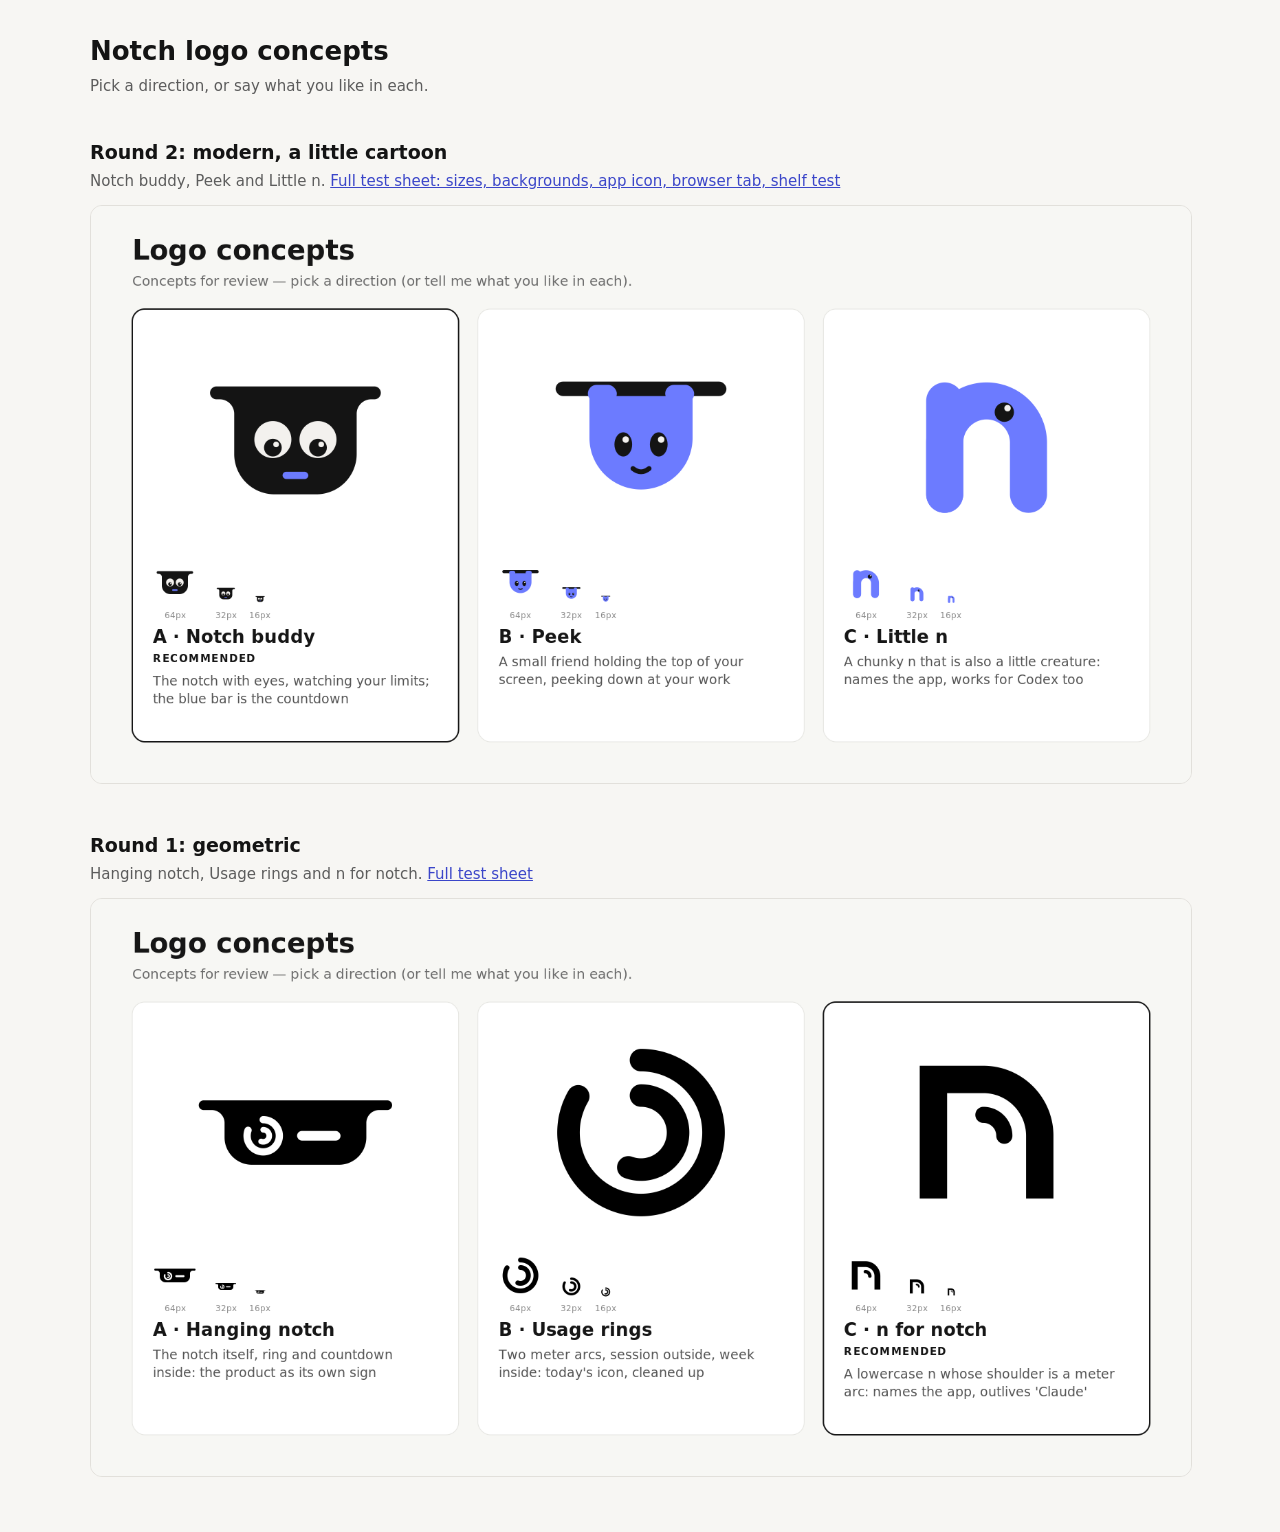
<file: brand/index.html>
<!doctype html>
<html lang="en">
<head>
<meta charset="utf-8">
<meta name="viewport" content="width=device-width, initial-scale=1">
<title>Notch logo concepts</title>
<style>
  :root { --bg: #f7f6f3; --ink: #141414; --muted: #5c5c5c; --line: #e2e0db; --link: #3b46c9; }
  body { margin: 0; background: var(--bg); color: var(--ink); font: 15px/1.5 "Segoe UI", system-ui, sans-serif; }
  main { max-width: 1100px; margin: 0 auto; padding: 32px 16px 48px; }
  h1 { font-size: 26px; margin: 0 0 4px; }
  h2 { font-size: 19px; margin: 40px 0 4px; }
  p { margin: 0 0 12px; color: var(--muted); }
  a { color: var(--link); }
  a:focus-visible { outline: 2px solid var(--link); outline-offset: 2px; }
  img { width: 100%; height: auto; border: 1px solid var(--line); border-radius: 12px; background: #fff; }
</style>
</head>
<body>
<main>
  <h1>Notch logo concepts</h1>
  <p>Pick a direction, or say what you like in each.</p>

  <h2>Round 2: modern, a little cartoon</h2>
  <p>Notch buddy, Peek and Little n. <a href="concepts-v2/preview.html">Full test sheet: sizes, backgrounds, app icon, browser tab, shelf test</a></p>
  <img src="concepts-v2/concepts.png" alt="Round 2 concepts: Notch buddy, a black notch with two big eyes and a blue countdown bar (recommended); Peek, a blue character holding the top edge of the screen; Little n, a chunky blue n with an eye on its shoulder.">

  <h2>Round 1: geometric</h2>
  <p>Hanging notch, Usage rings and n for notch. <a href="concepts/preview.html">Full test sheet</a></p>
  <img src="concepts/concepts.png" alt="Round 1 concepts in black: the hanging notch, two usage rings, and a geometric n with a meter arc.">
</main>
</body>
</html>
</file>
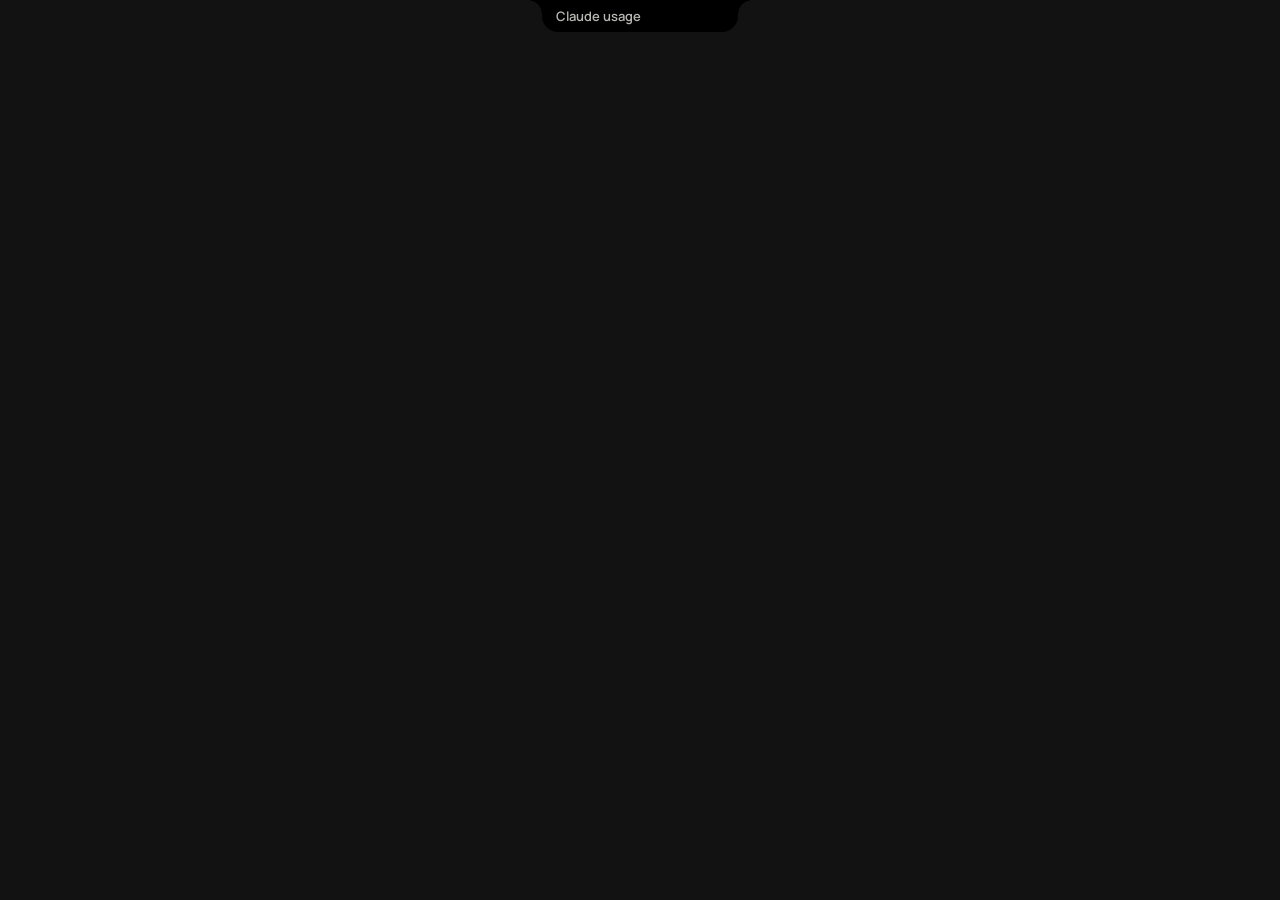
<file: src/index.html>
<!doctype html>
<html lang="en">
<head>
<meta charset="utf-8">
<meta name="viewport" content="width=device-width,initial-scale=1">
<title>Claude Notch</title>
<meta name="description" content="Claude Code session and week limits, shown in a notch at the top of the screen.">
<link rel="stylesheet" href="tokens.css">
<link rel="stylesheet" href="notch.css">
<script src="notch.js" defer></script>
</head>
<body>
<svg width="0" height="0" style="position:absolute" aria-hidden="true">
  <symbol id="i-alert" viewBox="0 0 24 24" fill="none" stroke="currentColor" stroke-width="2.25" stroke-linecap="round" stroke-linejoin="round"><path d="m21.73 18-8-14a2 2 0 0 0-3.48 0l-8 14A2 2 0 0 0 4 21h16a2 2 0 0 0 1.73-3"/><path d="M12 9v4"/><path d="M12 17h.01"/></symbol>
    <symbol id="i-settings" viewBox="0 0 24 24" fill="none" stroke="currentColor" stroke-width="2" stroke-linecap="round" stroke-linejoin="round"><path d="M12.22 2h-.44a2 2 0 0 0-2 2v.18a2 2 0 0 1-1 1.73l-.43.25a2 2 0 0 1-2 0l-.15-.08a2 2 0 0 0-2.73.73l-.22.38a2 2 0 0 0 .73 2.73l.15.1a2 2 0 0 1 1 1.72v.51a2 2 0 0 1-1 1.74l-.15.09a2 2 0 0 0-.73 2.73l.22.38a2 2 0 0 0 2.73.73l.15-.08a2 2 0 0 1 2 0l.43.25a2 2 0 0 1 1 1.73V20a2 2 0 0 0 2 2h.44a2 2 0 0 0 2-2v-.18a2 2 0 0 1 1-1.73l.43-.25a2 2 0 0 1 2 0l.15.08a2 2 0 0 0 2.73-.73l.22-.39a2 2 0 0 0-.73-2.73l-.15-.08a2 2 0 0 1-1-1.74v-.5a2 2 0 0 1 1-1.74l.15-.09a2 2 0 0 0 .73-2.73l-.22-.38a2 2 0 0 0-2.73-.73l-.15.08a2 2 0 0 1-2 0l-.43-.25a2 2 0 0 1-1-1.73V4a2 2 0 0 0-2-2z"/><circle cx="12" cy="12" r="3"/></symbol>
    <symbol id="i-bell" viewBox="0 0 24 24" fill="none" stroke="currentColor" stroke-width="2" stroke-linecap="round" stroke-linejoin="round"><path d="M10.268 21a2 2 0 0 0 3.464 0"/><path d="M3.262 15.326A1 1 0 0 0 4 17h16a1 1 0 0 0 .74-1.673C19.41 13.956 18 12.499 18 8A6 6 0 0 0 6 8c0 4.499-1.411 5.956-2.738 7.326"/></symbol>
    <symbol id="i-moon" viewBox="0 0 24 24" fill="none" stroke="currentColor" stroke-width="2" stroke-linecap="round" stroke-linejoin="round"><path d="M12 3a6 6 0 0 0 9 9 9 9 0 1 1-9-9Z"/></symbol>
    <symbol id="i-refresh" viewBox="0 0 24 24" fill="none" stroke="currentColor" stroke-width="2" stroke-linecap="round" stroke-linejoin="round"><path d="M21 12a9 9 0 1 1-9-9c2.52 0 4.93 1 6.74 2.74L21 8"/><path d="M21 3v5h-5"/></symbol>
</svg>

<div class="notch" id="notch">
  <button class="pill" type="button" aria-expanded="false" aria-controls="panel" id="pill">
    <span class="ear ear--left"><span class="ear__muted">Claude usage</span></span><span class="ear ear--right"></span>
  </button>
  <button class="pod" type="button" id="pod" hidden aria-label="Open the session list"></button>
  <div class="panel" id="panel" role="region" aria-label="Claude usage">
   <div class="panel__inner" id="panel-inner">
    <div data-view="usage">
      <p class="notice" id="notice" hidden><button class="link-btn" type="button" id="install">Install Claude Code to see your limits</button></p>
      <p class="notice" id="update" aria-live="polite" hidden><button class="link-btn" type="button" id="update-btn"></button></p>
      <div class="dial" id="dial-wrap" role="img" aria-label="Claude usage">
        <div class="dial__ring" id="dial"></div>
        <div class="dial__mid"><span class="dial__pct" id="dial-pct"></span><span class="dial__sub" id="dial-sub"></span></div>
      </div>
      <div class="lines" id="lines">
        <div class="line" data-line="session"><i class="line__dot is-session"></i><span class="line__name">Session</span><span class="line__pct"></span><span class="line__when"></span></div>
        <div class="line" data-line="week"><i class="line__dot is-week"></i><span class="line__name">Week</span><span class="line__pct"></span><span class="line__when"></span></div>
        <p class="runs" id="runs" hidden></p>
      </div>
      <section class="prayer" id="prayer" aria-labelledby="prayer-title" hidden>
        <h2 class="prayer__title" id="prayer-title"></h2>
        <p class="prayer__off" id="prayer-off" hidden>Prayer times unavailable — will retry</p>
        <div id="prayer-body">
          <p class="prayer__next"><span class="prayer__name" id="prayer-name"></span><span class="prayer__time" id="prayer-time"></span><span class="prayer__in" id="prayer-in"></span></p>
          <div class="prayer__bar" aria-hidden="true"><i id="prayer-bar"></i></div>
          <ol class="prayer__times" id="prayer-times"></ol>
        </div>
      </section>
      <div class="sessions" id="sessions" hidden>
        <h2 class="sessions__title">Sessions</h2>
        <ul class="sessions__list" id="session-list"></ul>
        <p class="sessions__off" id="sessions-off" hidden>Turn on Task alerts to see sessions</p>
      </div>
      <div class="panel__foot"><span id="updated"></span>
        <span class="panel__actions">
          <button class="icon-btn" type="button" aria-label="Settings" id="open-settings"><svg class="icon" aria-hidden="true"><use href="#i-settings"/></svg></button>
          <button class="icon-btn" type="button" aria-label="Refresh now" id="refresh"><svg class="icon" aria-hidden="true"><use href="#i-refresh"/></svg></button>
        </span>
      </div>
    </div>
   </div>
  </div>
</div>
<p class="sr-only" role="status" aria-atomic="true" id="announce"></p>
</body>
</html>
</file>
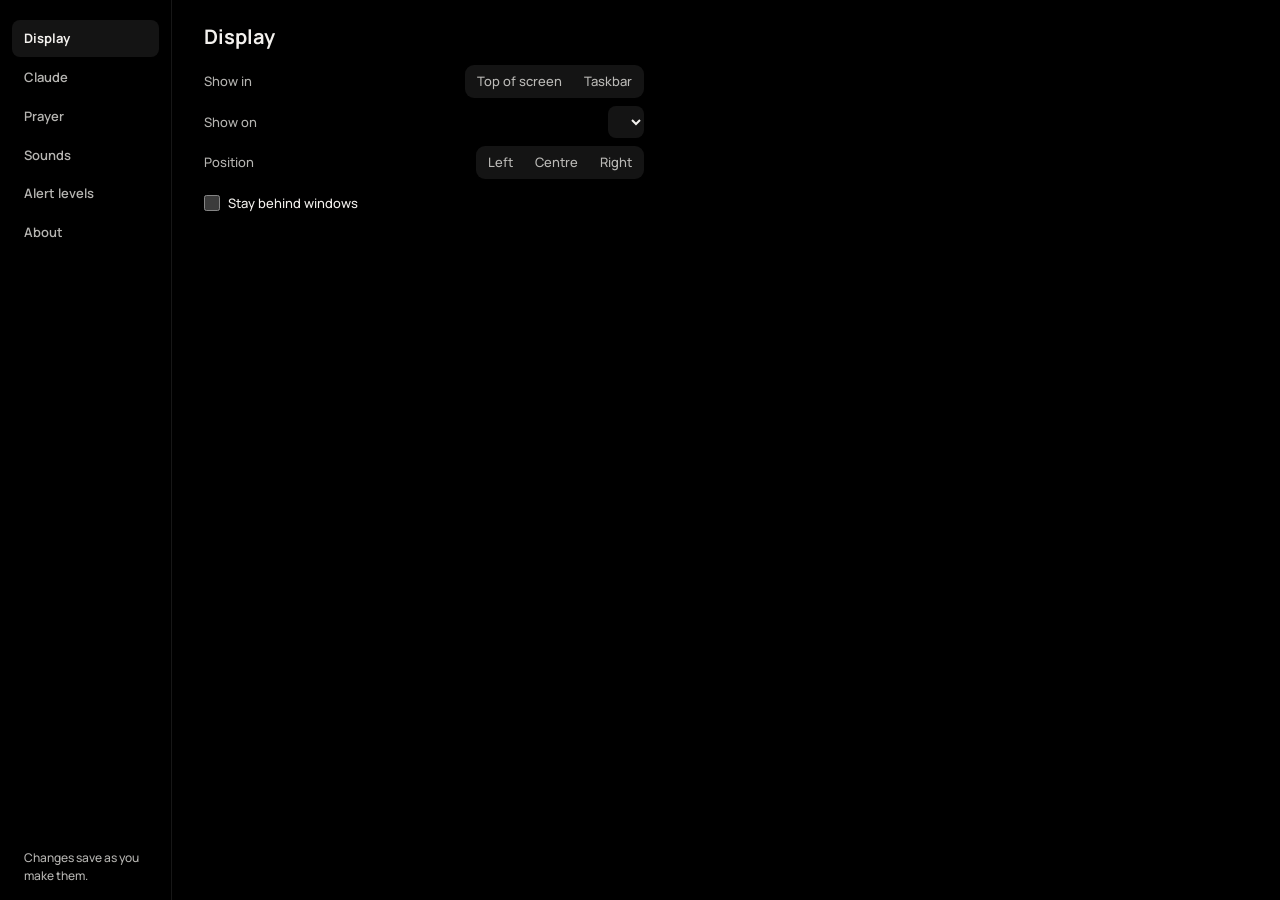
<file: src/settings.html>
<!doctype html>
<html lang="en">
<head>
<meta charset="utf-8">
<meta name="viewport" content="width=device-width,initial-scale=1">
<title>Claude Notch settings</title>
<link rel="stylesheet" href="tokens.css">
<link rel="stylesheet" href="settings.css">
<script src="settings.js" defer></script>
</head>
<body>
<div class="app">
  <nav class="nav" aria-label="Settings groups">
    <button class="nav__item" type="button" data-group="display" aria-current="page">Display</button>
    <button class="nav__item" type="button" data-group="claude">Claude</button>
    <button class="nav__item" type="button" data-group="prayer">Prayer</button>
    <button class="nav__item" type="button" data-group="sounds">Sounds</button>
    <button class="nav__item" type="button" data-group="alerts">Alert levels</button>
    <button class="nav__item" type="button" data-group="about">About</button>
    <p class="nav__note">Changes save as you make them.</p>
  </nav>

  <main class="pane">
    <section class="group" id="g-display" aria-labelledby="h-display">
      <h1 id="h-display">Display</h1>
      <div class="setting__row">
        <span id="s-show-in-label">Show in</span>
        <span class="segmented" role="radiogroup" aria-labelledby="s-show-in-label">
          <label><input type="radio" name="show_in" value="top"><span>Top of screen</span></label>
          <label><input type="radio" name="show_in" value="taskbar"><span>Taskbar</span></label>
        </span>
      </div>
      <div class="setting__row" data-top-only>
        <label for="s-screen">Show on</label>
        <select class="select" id="s-screen"></select>
      </div>
      <div class="setting__row" data-top-only>
        <span id="s-position-label">Position</span>
        <span class="segmented" role="radiogroup" aria-labelledby="s-position-label">
          <label><input type="radio" name="position" value="left"><span>Left</span></label>
          <label><input type="radio" name="position" value="centre"><span>Centre</span></label>
          <label><input type="radio" name="position" value="right"><span>Right</span></label>
        </span>
      </div>
      <label class="check" data-top-only><input type="checkbox" id="s-stay-behind"><span>Stay behind windows</span></label>
      <p class="setting__hint" id="s-taskbar-hint" hidden>In the taskbar it sits beside the clock. Screen, position and staying behind windows apply at the top of the screen.</p>
    </section>

    <section class="group" id="g-claude" aria-labelledby="h-claude" hidden>
      <h1 id="h-claude">Claude</h1>
      <div class="setting__row">
        <label for="s-source">Get usage from</label>
        <select class="select" id="s-source"></select>
      </div>
      <label class="check" id="s-start-wsl-row" hidden><input type="checkbox" id="s-start-wsl"><span>Start WSL if it’s stopped</span></label>
      <div class="setting" role="group" aria-labelledby="s-tasks-label">
        <span class="setting__group" id="s-tasks-label">Task alerts</span>
        <label class="check"><input type="checkbox" role="switch" id="s-task-alerts" disabled><span>Show when Claude needs you</span></label>
        <p class="setting__hint" id="s-task-hint" hidden></p>
        <label class="check"><input type="checkbox" id="s-task-finished"><span>Also when a task finishes</span></label>
      </div>
    </section>

    <section class="group" id="g-prayer" aria-labelledby="h-prayer" hidden>
      <h1 id="h-prayer">Prayer</h1>
      <label class="check"><input type="checkbox" role="switch" id="s-prayer-on"><span>Prayer times</span></label>
      <div class="setting__row" data-prayer-only>
        <label for="s-zone">Zone</label>
        <select class="select select--wide" id="s-zone"></select>
      </div>
      <div class="setting__row" data-prayer-only>
        <span id="s-remind-label">Remind before</span>
        <span class="segmented" role="radiogroup" aria-labelledby="s-remind-label">
          <label><input type="radio" name="prayer_remind" value="0"><span>Off</span></label>
          <label><input type="radio" name="prayer_remind" value="5"><span>5m<span class="sr-only">inutes</span></span></label>
          <label><input type="radio" name="prayer_remind" value="10"><span>10m<span class="sr-only">inutes</span></span></label>
          <label><input type="radio" name="prayer_remind" value="15"><span>15m<span class="sr-only">inutes</span></span></label>
        </span>
      </div>
    </section>

    <section class="group" id="g-sounds" aria-labelledby="h-sounds" hidden>
      <h1 id="h-sounds">Sounds</h1>
      <div class="setting__row">
        <span id="s-bell-label">Bell</span>
        <span class="row-end">
          <span class="segmented" role="radiogroup" aria-labelledby="s-bell-label">
            <label><input type="radio" name="bell" value="chime"><span>Chime</span></label>
            <label><input type="radio" name="bell" value="ding"><span>Ding</span></label>
            <label><input type="radio" name="bell" value="soft"><span>Soft</span></label>
            <label><input type="radio" name="bell" value="double"><span>Double</span></label>
          </span>
          <button class="link-btn" type="button" data-play="bell" aria-label="Play the bell">Play</button>
        </span>
      </div>
      <div class="sound" data-kind="needs">
        <div class="setting__row">
          <span id="s-needs-label">Claude needs you</span>
          <span class="row-end">
            <span class="segmented" role="radiogroup" aria-labelledby="s-needs-label">
              <label><input type="radio" name="needs_sound" value="bell"><span>Bell</span></label>
              <label><input type="radio" name="needs_sound" value="file"><span>My file</span></label>
              <label><input type="radio" name="needs_sound" value="off"><span>Off</span></label>
            </span>
            <button class="link-btn" type="button" data-play="needs" aria-label="Play the Claude needs you sound">Play</button>
          </span>
        </div>
        <div class="file-row"><span class="file-row__name"></span><button class="link-btn" type="button" data-choose>Choose file</button><button class="link-btn" type="button" data-remove>Remove</button></div>
        <p class="setting__hint is-error" role="alert" hidden></p>
        <input class="sr-only" type="file" accept=".mp3,.wav,.ogg,.m4a,audio/*" tabindex="-1" aria-hidden="true">
      </div>
      <div class="sound" data-kind="azan">
        <div class="setting__row">
          <span id="s-prayer-sound-label">Prayer time</span>
          <span class="row-end">
            <span class="segmented" role="radiogroup" aria-labelledby="s-prayer-sound-label">
              <label><input type="radio" name="prayer_sound" value="bell"><span>Bell</span></label>
              <label><input type="radio" name="prayer_sound" value="file"><span>My azan</span></label>
              <label><input type="radio" name="prayer_sound" value="off"><span>Off</span></label>
            </span>
            <button class="link-btn" type="button" data-play="azan" aria-label="Play the prayer time sound">Play</button>
          </span>
        </div>
        <div class="file-row"><span class="file-row__name"></span><button class="link-btn" type="button" data-choose>Choose file</button><button class="link-btn" type="button" data-remove>Remove</button></div>
        <p class="setting__hint is-error" role="alert" hidden></p>
        <input class="sr-only" type="file" accept=".mp3,.wav,.ogg,.m4a,audio/*" tabindex="-1" aria-hidden="true">
      </div>
      <p class="setting__hint">The reminder before a prayer plays the bell. Your own files: mp3, wav, ogg or m4a, up to 10 MB.</p>
    </section>

    <section class="group" id="g-alerts" aria-labelledby="h-alerts" hidden>
      <h1 id="h-alerts">Alert levels</h1>
      <div class="setting">
        <div class="setting__head"><label for="t-session">Session alert at</label><output class="setting__value" for="t-session" data-out="session">90%</output></div>
        <input class="range" id="t-session" type="range" min="50" max="99" step="1" value="90" data-threshold="session">
      </div>
      <div class="setting">
        <div class="setting__head"><label for="t-week">Week alert at</label><output class="setting__value" for="t-week" data-out="week">90%</output></div>
        <input class="range" id="t-week" type="range" min="50" max="99" step="1" value="90" data-threshold="week">
      </div>
      <p class="setting__hint">Full always alerts at 100%.</p>
    </section>

    <section class="group" id="g-about" aria-labelledby="h-about" hidden>
      <h1 id="h-about">About</h1>
      <div class="setting__row">
        <span id="s-version">Version</span>
        <button class="link-btn" type="button" id="s-update" aria-live="polite">Check for updates</button>
      </div>
    </section>
  </main>
</div>
</body>
</html>
</file>
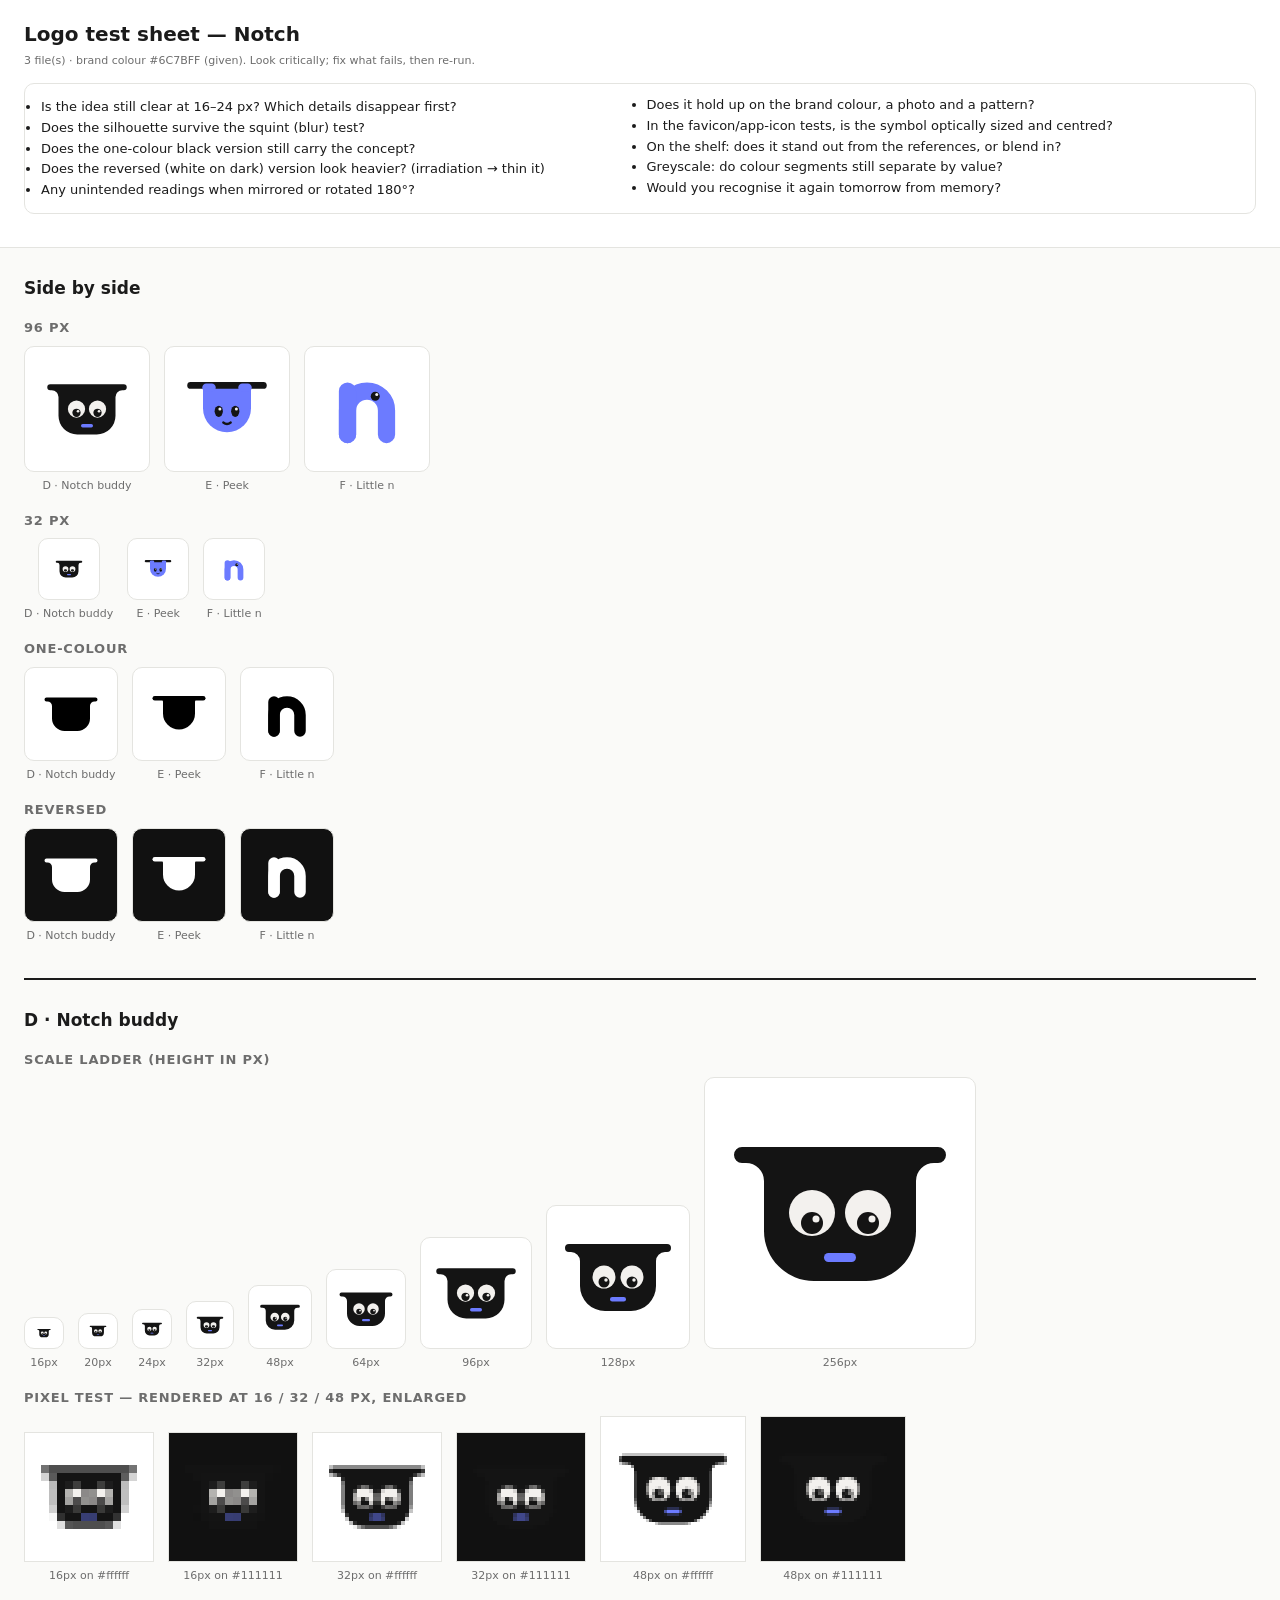
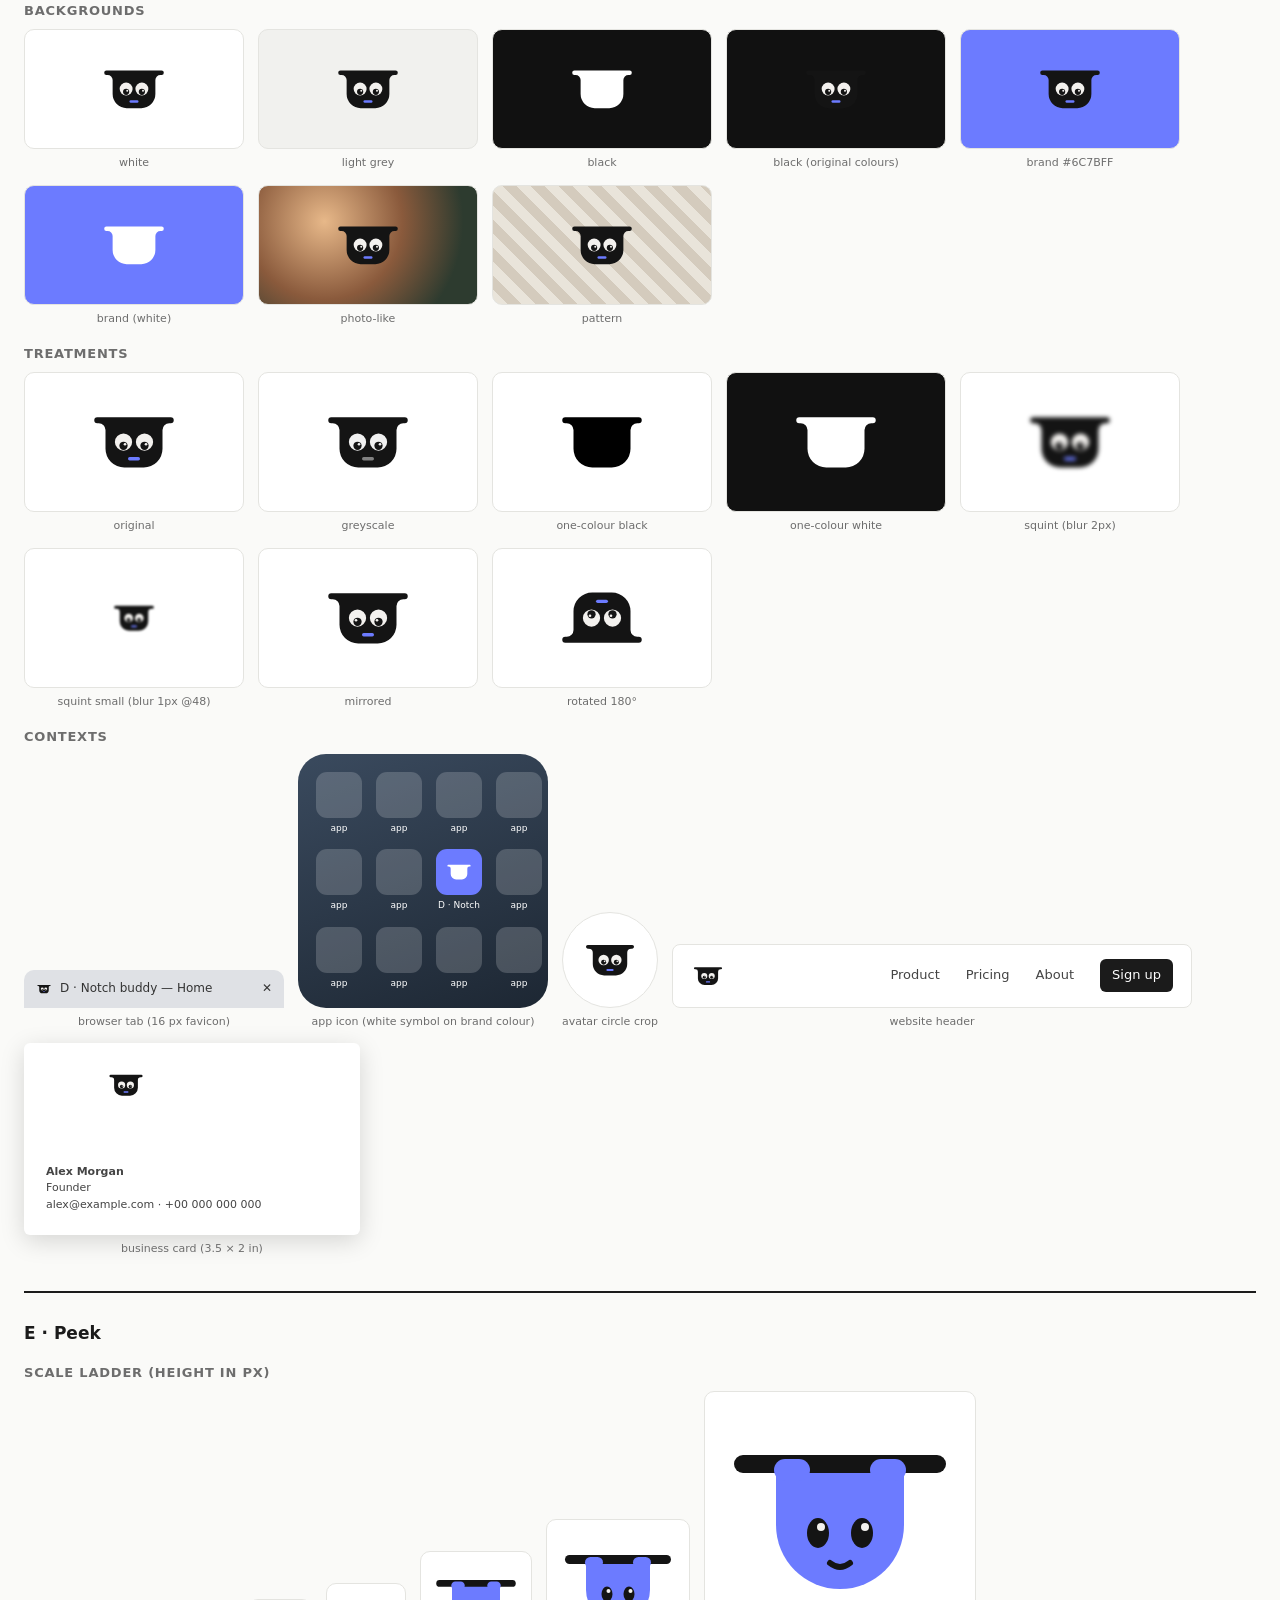
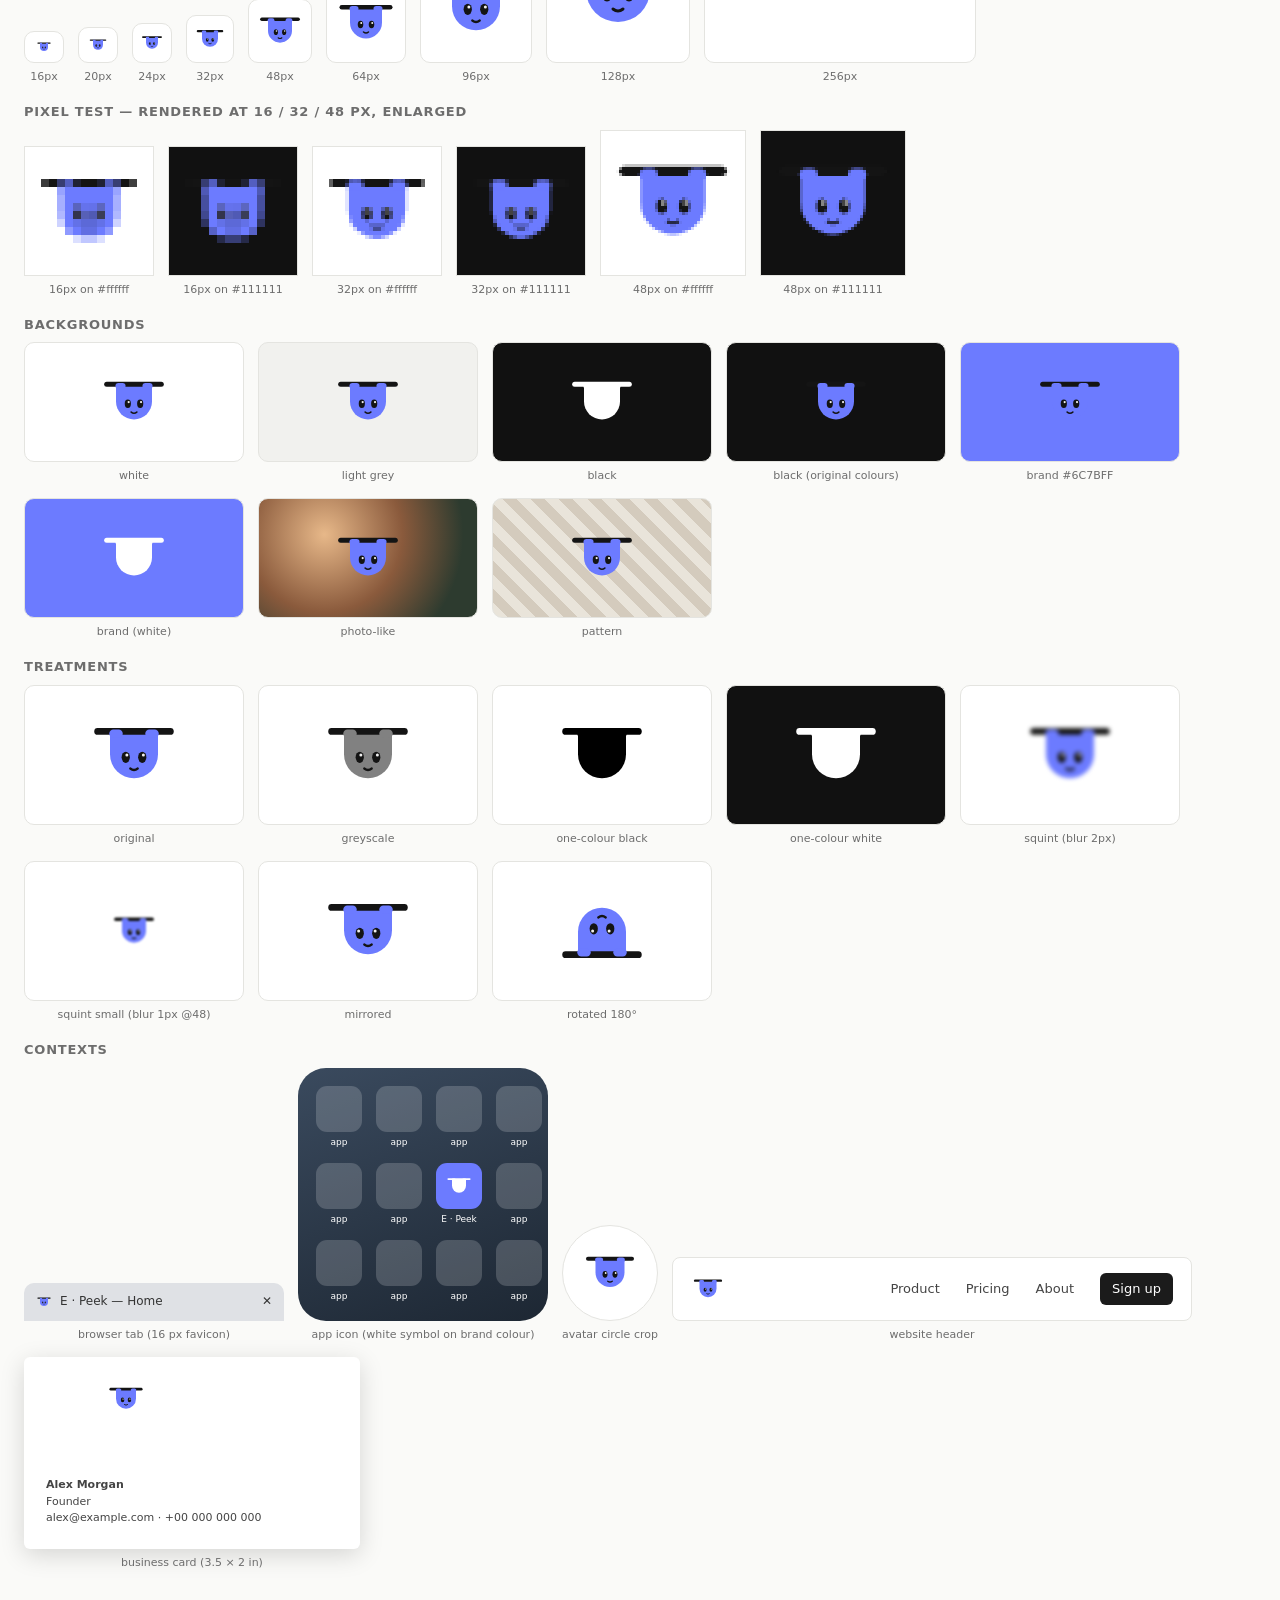
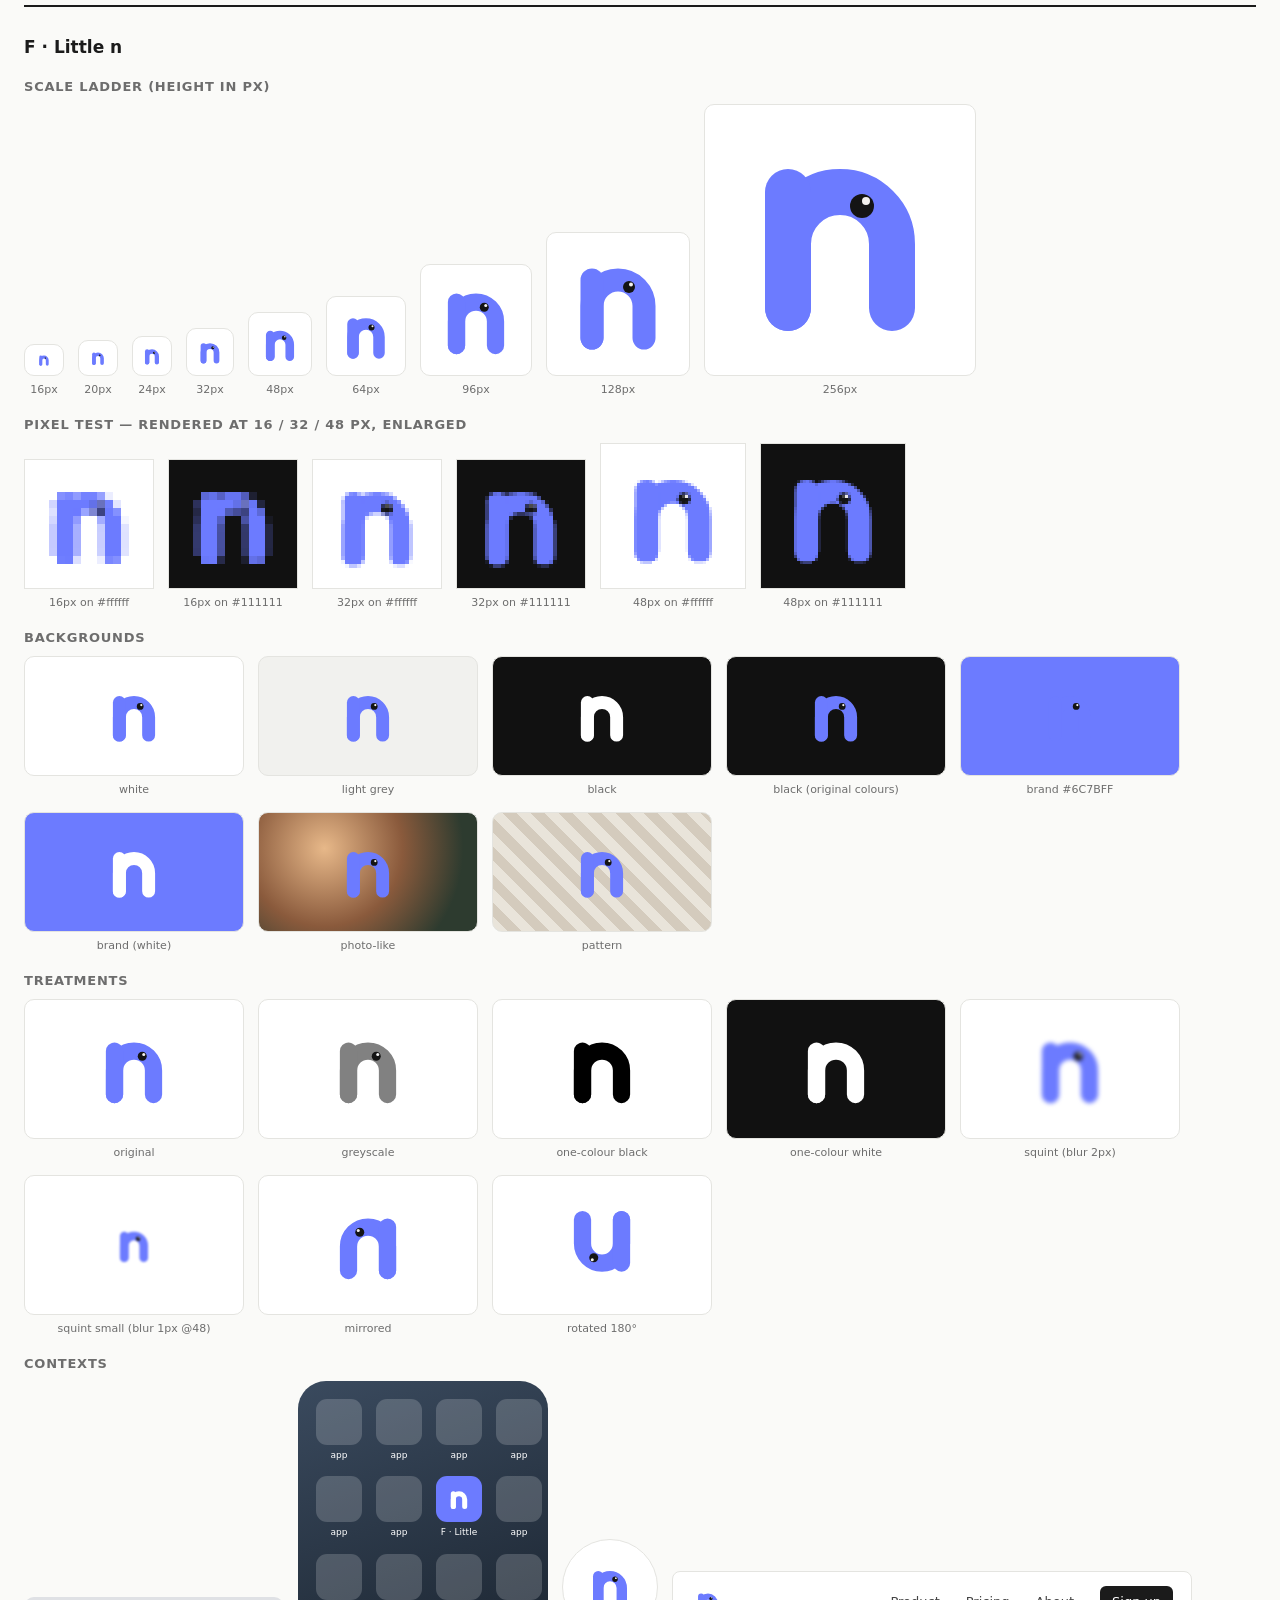
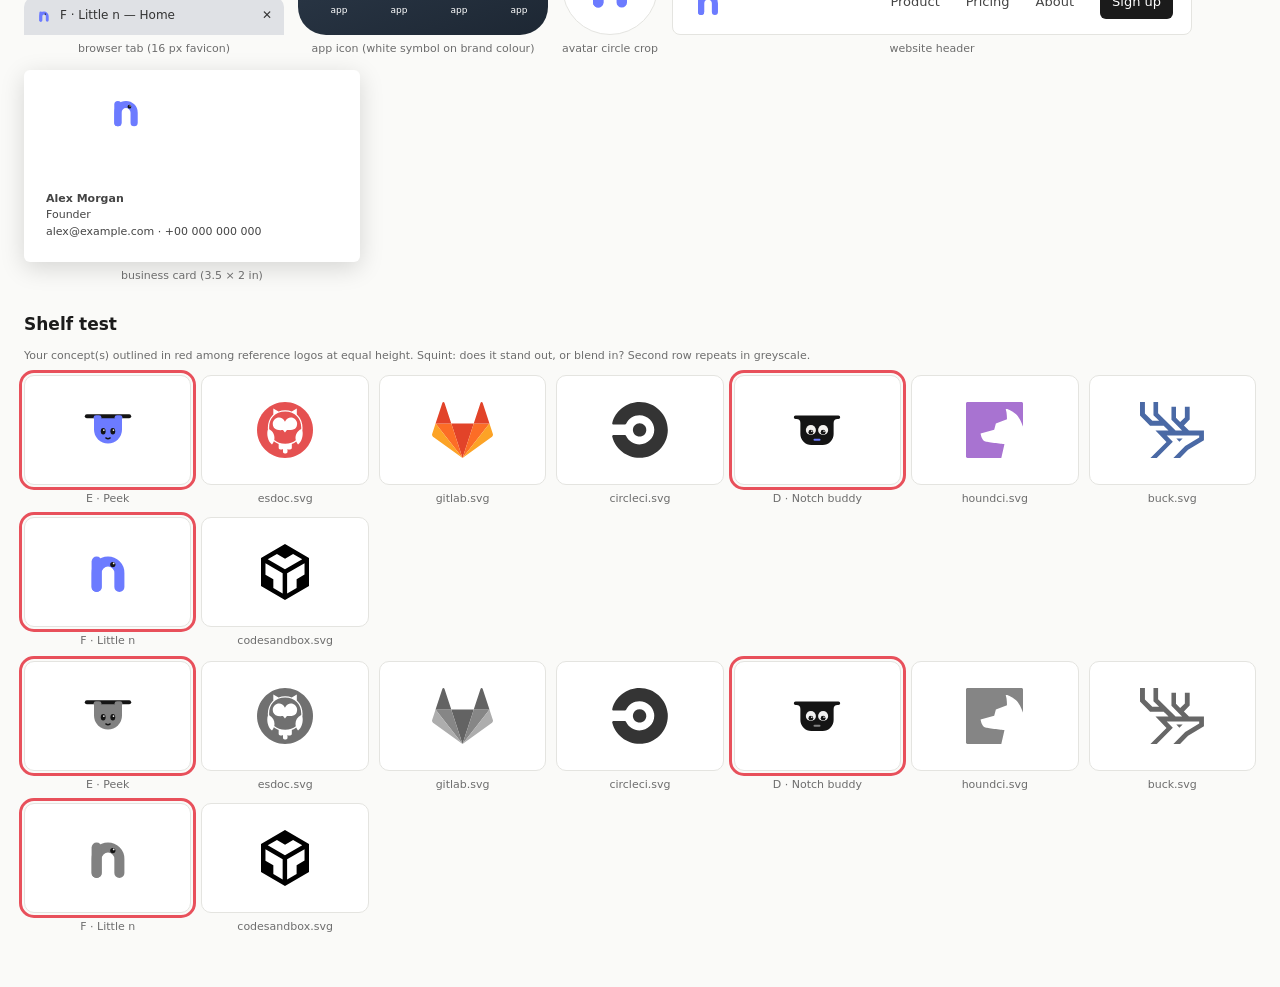
<file: brand/concepts-v2/preview.html>
<!doctype html><html lang='en'><head><meta charset='utf-8'><title>Logo test — Notch</title><meta name='viewport' content='width=device-width,initial-scale=1'><style>
:root{--ink:#1b1b1b;--muted:#6d6d6d;--line:#e4e4e0;--paper:#fafaf8}
*{box-sizing:border-box}body{margin:0;font:14px/1.45 system-ui,-apple-system,Segoe UI,sans-serif;color:var(--ink);background:var(--paper)}
header{padding:20px 24px;border-bottom:1px solid var(--line);background:#fff}h1{margin:0 0 4px;font-size:20px}
h2{font-size:17px;margin:28px 0 10px}h3{font-size:13px;text-transform:uppercase;letter-spacing:.06em;color:var(--muted);margin:18px 0 8px}
.wrap{padding:0 24px 40px;max-width:1400px}.row{display:flex;flex-wrap:wrap;gap:14px;align-items:flex-end}.row>.cell{flex:0 0 auto;max-width:100%}
.cell{display:flex;flex-direction:column;align-items:center;gap:6px}.cap{font-size:11px;color:var(--muted);text-align:center}
.tile{display:flex;align-items:center;justify-content:center;border-radius:10px;border:1px solid var(--line);overflow:hidden}
.checklist{background:#fff;border:1px solid var(--line);border-radius:10px;padding:12px 16px;margin-top:14px;columns:2;font-size:13px}
.checklist li{margin:2px 0}
.concept{border-top:2px solid var(--ink);margin-top:34px}
.pix canvas{image-rendering:pixelated;image-rendering:crisp-edges;border:1px solid var(--line);background:#fff}
.tab{width:260px;height:38px;background:#dfe1e5;border-radius:10px 10px 0 0;display:flex;align-items:center;gap:8px;padding:0 12px;font-size:12px;color:#333}
.tab img{width:16px;height:16px;object-fit:contain}
.phone{width:250px;padding:18px;border-radius:28px;background:linear-gradient(160deg,#3a4a5e,#1d2733);display:grid;grid-template-columns:repeat(4,1fr);gap:14px}
.app{display:flex;flex-direction:column;align-items:center;gap:4px;font-size:9px;color:#fff}
.app .ico{width:46px;height:46px;border-radius:11px;background:rgba(255,255,255,.18)}
.nav{width:520px;max-width:100%;height:64px;background:#fff;border:1px solid var(--line);border-radius:8px;display:flex;align-items:center;padding:0 18px;gap:26px;font-size:13px;color:#444}
.nav .sp{flex:1}.nav .btn{background:#1b1b1b;color:#fff;padding:7px 12px;border-radius:6px}
.card{width:336px;height:192px;border-radius:6px;box-shadow:0 6px 24px rgba(0,0,0,.15);background:#fff;padding:22px;display:flex;flex-direction:column;justify-content:space-between}
.card .t{font-size:11px;color:#444;line-height:1.5}
.avatar{width:96px;height:96px;border-radius:50%;overflow:hidden;display:flex;align-items:center;justify-content:center;border:1px solid var(--line)}
.shelf{display:grid;grid-template-columns:repeat(auto-fill,minmax(150px,1fr));gap:10px}
.shelf .cell{align-items:stretch}.shelf .tile{height:110px;width:100%;background:#fff}.shelf .me{outline:3px solid #e8505b;outline-offset:2px}
.grey img{filter:grayscale(1)}
img.mono-black{filter:brightness(0)}img.mono-white{filter:brightness(0) invert(1)}
</style></head><body><header><h1>Logo test sheet — Notch</h1><div class='cap' style='text-align:left'>3 file(s) · brand colour #6C7BFF (given). Look critically; fix what fails, then re-run.</div><ul class="checklist">
<li>Is the idea still clear at 16–24 px? Which details disappear first?</li>
<li>Does the silhouette survive the squint (blur) test?</li>
<li>Does the one-colour black version still carry the concept?</li>
<li>Does the reversed (white on dark) version look heavier? (irradiation → thin it)</li>
<li>Any unintended readings when mirrored or rotated 180°?</li>
<li>Does it hold up on the brand colour, a photo and a pattern?</li>
<li>In the favicon/app-icon tests, is the symbol optically sized and centred?</li>
<li>On the shelf: does it stand out from the references, or blend in?</li>
<li>Greyscale: do colour segments still separate by value?</li>
<li>Would you recognise it again tomorrow from memory?</li></ul></header><div class='wrap'><section><h2>Side by side</h2>
<h3>96 px</h3><div class='row'>
<div class='cell'><div class="tile" style="width:126px;height:126px;background:#fff;"><img src="[data-uri]" class="" style="height:96px;" alt=""></div><div class='cap'>D · Notch buddy</div></div>
<div class='cell'><div class="tile" style="width:126px;height:126px;background:#fff;"><img src="[data-uri]" class="" style="height:96px;" alt=""></div><div class='cap'>E · Peek</div></div>
<div class='cell'><div class="tile" style="width:126px;height:126px;background:#fff;"><img src="[data-uri]" class="" style="height:96px;" alt=""></div><div class='cap'>F · Little n</div></div>
</div>
<h3>32 px</h3><div class='row'>
<div class='cell'><div class="tile" style="width:62px;height:62px;background:#fff;"><img src="[data-uri]" class="" style="height:32px;" alt=""></div><div class='cap'>D · Notch buddy</div></div>
<div class='cell'><div class="tile" style="width:62px;height:62px;background:#fff;"><img src="[data-uri]" class="" style="height:32px;" alt=""></div><div class='cap'>E · Peek</div></div>
<div class='cell'><div class="tile" style="width:62px;height:62px;background:#fff;"><img src="[data-uri]" class="" style="height:32px;" alt=""></div><div class='cap'>F · Little n</div></div>
</div>
<h3>one-colour</h3><div class='row'>
<div class='cell'><div class="tile" style="width:94px;height:94px;background:#fff;"><img src="[data-uri]" class="mono-black" style="height:64px;" alt=""></div><div class='cap'>D · Notch buddy</div></div>
<div class='cell'><div class="tile" style="width:94px;height:94px;background:#fff;"><img src="[data-uri]" class="mono-black" style="height:64px;" alt=""></div><div class='cap'>E · Peek</div></div>
<div class='cell'><div class="tile" style="width:94px;height:94px;background:#fff;"><img src="[data-uri]" class="mono-black" style="height:64px;" alt=""></div><div class='cap'>F · Little n</div></div>
</div>
<h3>reversed</h3><div class='row'>
<div class='cell'><div class="tile" style="width:94px;height:94px;background:#111;"><img src="[data-uri]" class="mono-white" style="height:64px;" alt=""></div><div class='cap'>D · Notch buddy</div></div>
<div class='cell'><div class="tile" style="width:94px;height:94px;background:#111;"><img src="[data-uri]" class="mono-white" style="height:64px;" alt=""></div><div class='cap'>E · Peek</div></div>
<div class='cell'><div class="tile" style="width:94px;height:94px;background:#111;"><img src="[data-uri]" class="mono-white" style="height:64px;" alt=""></div><div class='cap'>F · Little n</div></div>
</div>
</section><section class="concept"><h2>D · Notch buddy</h2>
<h3>Scale ladder (height in px)</h3><div class='row'>
<div class='cell'><div class="tile" style="width:40px;height:32px;background:#fff;"><img src="[data-uri]" class="" style="height:16px;" alt=""></div><div class='cap'>16px</div></div>
<div class='cell'><div class="tile" style="width:40px;height:36px;background:#fff;"><img src="[data-uri]" class="" style="height:20px;" alt=""></div><div class='cap'>20px</div></div>
<div class='cell'><div class="tile" style="width:40px;height:40px;background:#fff;"><img src="[data-uri]" class="" style="height:24px;" alt=""></div><div class='cap'>24px</div></div>
<div class='cell'><div class="tile" style="width:48px;height:48px;background:#fff;"><img src="[data-uri]" class="" style="height:32px;" alt=""></div><div class='cap'>32px</div></div>
<div class='cell'><div class="tile" style="width:64px;height:64px;background:#fff;"><img src="[data-uri]" class="" style="height:48px;" alt=""></div><div class='cap'>48px</div></div>
<div class='cell'><div class="tile" style="width:80px;height:80px;background:#fff;"><img src="[data-uri]" class="" style="height:64px;" alt=""></div><div class='cap'>64px</div></div>
<div class='cell'><div class="tile" style="width:112px;height:112px;background:#fff;"><img src="[data-uri]" class="" style="height:96px;" alt=""></div><div class='cap'>96px</div></div>
<div class='cell'><div class="tile" style="width:144px;height:144px;background:#fff;"><img src="[data-uri]" class="" style="height:128px;" alt=""></div><div class='cap'>128px</div></div>
<div class='cell'><div class="tile" style="width:272px;height:272px;background:#fff;"><img src="[data-uri]" class="" style="height:256px;" alt=""></div><div class='cap'>256px</div></div>
</div>
<h3>Pixel test — rendered at 16 / 32 / 48 px, enlarged</h3><div class='row pix'>
<div class='cell'><canvas data-src='[data-uri]' data-n='16' data-k='8' data-bg='#ffffff'></canvas><div class='cap'>16px on #ffffff</div></div>
<div class='cell'><canvas data-src='[data-uri]' data-n='16' data-k='8' data-bg='#111111'></canvas><div class='cap'>16px on #111111</div></div>
<div class='cell'><canvas data-src='[data-uri]' data-n='32' data-k='4' data-bg='#ffffff'></canvas><div class='cap'>32px on #ffffff</div></div>
<div class='cell'><canvas data-src='[data-uri]' data-n='32' data-k='4' data-bg='#111111'></canvas><div class='cap'>32px on #111111</div></div>
<div class='cell'><canvas data-src='[data-uri]' data-n='48' data-k='3' data-bg='#ffffff'></canvas><div class='cap'>48px on #ffffff</div></div>
<div class='cell'><canvas data-src='[data-uri]' data-n='48' data-k='3' data-bg='#111111'></canvas><div class='cap'>48px on #111111</div></div>
</div>
<h3>Backgrounds</h3><div class='row'>
<div class='cell'><div class="tile" style="width:220px;height:120px;background:#ffffff;"><img src="[data-uri]" class="" style="height:72px;max-width:200px;" alt=""></div><div class='cap'>white</div></div>
<div class='cell'><div class="tile" style="width:220px;height:120px;background:#f1f1ee;"><img src="[data-uri]" class="" style="height:72px;max-width:200px;" alt=""></div><div class='cap'>light grey</div></div>
<div class='cell'><div class="tile" style="width:220px;height:120px;background:#111111;"><img src="[data-uri]" class="mono-white" style="height:72px;max-width:200px;" alt=""></div><div class='cap'>black</div></div>
<div class='cell'><div class="tile" style="width:220px;height:120px;background:#111111;"><img src="[data-uri]" class="" style="height:72px;max-width:200px;" alt=""></div><div class='cap'>black (original colours)</div></div>
<div class='cell'><div class="tile" style="width:220px;height:120px;background:#6C7BFF;"><img src="[data-uri]" class="" style="height:72px;max-width:200px;" alt=""></div><div class='cap'>brand #6C7BFF</div></div>
<div class='cell'><div class="tile" style="width:220px;height:120px;background:#6C7BFF;"><img src="[data-uri]" class="mono-white" style="height:72px;max-width:200px;" alt=""></div><div class='cap'>brand (white)</div></div>
<div class='cell'><div class="tile" style="width:220px;height:120px;background:radial-gradient(circle at 30% 30%,#e7b889,#8a5a3c 45%,#2d3b2f 80%);"><img src="[data-uri]" class="" style="height:72px;max-width:200px;" alt=""></div><div class='cap'>photo-like</div></div>
<div class='cell'><div class="tile" style="width:220px;height:120px;background:repeating-linear-gradient(45deg,#e9e4da 0 10px,#d4cbbd 10px 20px);"><img src="[data-uri]" class="" style="height:72px;max-width:200px;" alt=""></div><div class='cap'>pattern</div></div>
</div>
<h3>Treatments</h3><div class='row'>
<div class='cell'><div class="tile" style="width:220px;height:140px;background:#fff;"><img src="[data-uri]" class="" style="height:96px;max-width:200px;" alt=""></div><div class='cap'>original</div></div>
<div class='cell'><div class="tile" style="width:220px;height:140px;background:#fff;"><img src="[data-uri]" class="" style="height:96px;max-width:200px;filter:grayscale(1)" alt=""></div><div class='cap'>greyscale</div></div>
<div class='cell'><div class="tile" style="width:220px;height:140px;background:#fff;"><img src="[data-uri]" class="mono-black" style="height:96px;max-width:200px;" alt=""></div><div class='cap'>one-colour black</div></div>
<div class='cell'><div class="tile" style="width:220px;height:140px;background:#111;"><img src="[data-uri]" class="mono-white" style="height:96px;max-width:200px;" alt=""></div><div class='cap'>one-colour white</div></div>
<div class='cell'><div class="tile" style="width:220px;height:140px;background:#fff;"><img src="[data-uri]" class="" style="height:96px;max-width:200px;filter:blur(2px)" alt=""></div><div class='cap'>squint (blur 2px)</div></div>
<div class='cell'><div class="tile" style="width:220px;height:140px;background:#fff;"><img src="[data-uri]" class="" style="height:48px;max-width:200px;filter:blur(1px)" alt=""></div><div class='cap'>squint small (blur 1px @48)</div></div>
<div class='cell'><div class="tile" style="width:220px;height:140px;background:#fff;"><img src="[data-uri]" class="" style="height:96px;max-width:200px;transform:scaleX(-1)" alt=""></div><div class='cap'>mirrored</div></div>
<div class='cell'><div class="tile" style="width:220px;height:140px;background:#fff;"><img src="[data-uri]" class="" style="height:96px;max-width:200px;transform:rotate(180deg)" alt=""></div><div class='cap'>rotated 180°</div></div>
</div>
<h3>Contexts</h3><div class='row'>
<div class='cell'><div class='tab'><img src="[data-uri]" class="" style="" alt=""><span>D · Notch buddy — Home</span><span style='margin-left:auto'>✕</span></div><div class='cap'>browser tab (16 px favicon)</div></div>
<div class='cell'><div class='phone'><div class='app'><div class='ico'></div>app</div><div class='app'><div class='ico'></div>app</div><div class='app'><div class='ico'></div>app</div><div class='app'><div class='ico'></div>app</div><div class='app'><div class='ico'></div>app</div><div class='app'><div class='ico'></div>app</div><div class='app'><div class='ico' style='background:#6C7BFF;display:flex;align-items:center;justify-content:center'><img src="[data-uri]" class="mono-white" style="height:28px;max-width:30px;" alt=""></div>D · Notch </div><div class='app'><div class='ico'></div>app</div><div class='app'><div class='ico'></div>app</div><div class='app'><div class='ico'></div>app</div><div class='app'><div class='ico'></div>app</div><div class='app'><div class='ico'></div>app</div></div><div class='cap'>app icon (white symbol on brand colour)</div></div>
<div class='cell'><div class='avatar' style='background:#fff'><img src="[data-uri]" class="" style="height:58px;max-width:70px;" alt=""></div><div class='cap'>avatar circle crop</div></div>
<div class='cell'><div class='nav'><img src="[data-uri]" class="" style="height:34px;max-width:180px;" alt=""><span class='sp'></span><span>Product</span><span>Pricing</span><span>About</span><span class='btn'>Sign up</span></div><div class='cap'>website header</div></div>
<div class='cell'><div class='card'><img src="[data-uri]" class="" style="height:40px;max-width:160px;" alt=""><div class='t'><b>Alex Morgan</b><br>Founder<br>alex@example.com · +00 000 000 000</div></div><div class='cap'>business card (3.5 × 2 in)</div></div>
</div></section><section class="concept"><h2>E · Peek</h2>
<h3>Scale ladder (height in px)</h3><div class='row'>
<div class='cell'><div class="tile" style="width:40px;height:32px;background:#fff;"><img src="[data-uri]" class="" style="height:16px;" alt=""></div><div class='cap'>16px</div></div>
<div class='cell'><div class="tile" style="width:40px;height:36px;background:#fff;"><img src="[data-uri]" class="" style="height:20px;" alt=""></div><div class='cap'>20px</div></div>
<div class='cell'><div class="tile" style="width:40px;height:40px;background:#fff;"><img src="[data-uri]" class="" style="height:24px;" alt=""></div><div class='cap'>24px</div></div>
<div class='cell'><div class="tile" style="width:48px;height:48px;background:#fff;"><img src="[data-uri]" class="" style="height:32px;" alt=""></div><div class='cap'>32px</div></div>
<div class='cell'><div class="tile" style="width:64px;height:64px;background:#fff;"><img src="[data-uri]" class="" style="height:48px;" alt=""></div><div class='cap'>48px</div></div>
<div class='cell'><div class="tile" style="width:80px;height:80px;background:#fff;"><img src="[data-uri]" class="" style="height:64px;" alt=""></div><div class='cap'>64px</div></div>
<div class='cell'><div class="tile" style="width:112px;height:112px;background:#fff;"><img src="[data-uri]" class="" style="height:96px;" alt=""></div><div class='cap'>96px</div></div>
<div class='cell'><div class="tile" style="width:144px;height:144px;background:#fff;"><img src="[data-uri]" class="" style="height:128px;" alt=""></div><div class='cap'>128px</div></div>
<div class='cell'><div class="tile" style="width:272px;height:272px;background:#fff;"><img src="[data-uri]" class="" style="height:256px;" alt=""></div><div class='cap'>256px</div></div>
</div>
<h3>Pixel test — rendered at 16 / 32 / 48 px, enlarged</h3><div class='row pix'>
<div class='cell'><canvas data-src='[data-uri]' data-n='16' data-k='8' data-bg='#ffffff'></canvas><div class='cap'>16px on #ffffff</div></div>
<div class='cell'><canvas data-src='[data-uri]' data-n='16' data-k='8' data-bg='#111111'></canvas><div class='cap'>16px on #111111</div></div>
<div class='cell'><canvas data-src='[data-uri]' data-n='32' data-k='4' data-bg='#ffffff'></canvas><div class='cap'>32px on #ffffff</div></div>
<div class='cell'><canvas data-src='[data-uri]' data-n='32' data-k='4' data-bg='#111111'></canvas><div class='cap'>32px on #111111</div></div>
<div class='cell'><canvas data-src='[data-uri]' data-n='48' data-k='3' data-bg='#ffffff'></canvas><div class='cap'>48px on #ffffff</div></div>
<div class='cell'><canvas data-src='[data-uri]' data-n='48' data-k='3' data-bg='#111111'></canvas><div class='cap'>48px on #111111</div></div>
</div>
<h3>Backgrounds</h3><div class='row'>
<div class='cell'><div class="tile" style="width:220px;height:120px;background:#ffffff;"><img src="[data-uri]" class="" style="height:72px;max-width:200px;" alt=""></div><div class='cap'>white</div></div>
<div class='cell'><div class="tile" style="width:220px;height:120px;background:#f1f1ee;"><img src="[data-uri]" class="" style="height:72px;max-width:200px;" alt=""></div><div class='cap'>light grey</div></div>
<div class='cell'><div class="tile" style="width:220px;height:120px;background:#111111;"><img src="[data-uri]" class="mono-white" style="height:72px;max-width:200px;" alt=""></div><div class='cap'>black</div></div>
<div class='cell'><div class="tile" style="width:220px;height:120px;background:#111111;"><img src="[data-uri]" class="" style="height:72px;max-width:200px;" alt=""></div><div class='cap'>black (original colours)</div></div>
<div class='cell'><div class="tile" style="width:220px;height:120px;background:#6C7BFF;"><img src="[data-uri]" class="" style="height:72px;max-width:200px;" alt=""></div><div class='cap'>brand #6C7BFF</div></div>
<div class='cell'><div class="tile" style="width:220px;height:120px;background:#6C7BFF;"><img src="[data-uri]" class="mono-white" style="height:72px;max-width:200px;" alt=""></div><div class='cap'>brand (white)</div></div>
<div class='cell'><div class="tile" style="width:220px;height:120px;background:radial-gradient(circle at 30% 30%,#e7b889,#8a5a3c 45%,#2d3b2f 80%);"><img src="[data-uri]" class="" style="height:72px;max-width:200px;" alt=""></div><div class='cap'>photo-like</div></div>
<div class='cell'><div class="tile" style="width:220px;height:120px;background:repeating-linear-gradient(45deg,#e9e4da 0 10px,#d4cbbd 10px 20px);"><img src="[data-uri]" class="" style="height:72px;max-width:200px;" alt=""></div><div class='cap'>pattern</div></div>
</div>
<h3>Treatments</h3><div class='row'>
<div class='cell'><div class="tile" style="width:220px;height:140px;background:#fff;"><img src="[data-uri]" class="" style="height:96px;max-width:200px;" alt=""></div><div class='cap'>original</div></div>
<div class='cell'><div class="tile" style="width:220px;height:140px;background:#fff;"><img src="[data-uri]" class="" style="height:96px;max-width:200px;filter:grayscale(1)" alt=""></div><div class='cap'>greyscale</div></div>
<div class='cell'><div class="tile" style="width:220px;height:140px;background:#fff;"><img src="[data-uri]" class="mono-black" style="height:96px;max-width:200px;" alt=""></div><div class='cap'>one-colour black</div></div>
<div class='cell'><div class="tile" style="width:220px;height:140px;background:#111;"><img src="[data-uri]" class="mono-white" style="height:96px;max-width:200px;" alt=""></div><div class='cap'>one-colour white</div></div>
<div class='cell'><div class="tile" style="width:220px;height:140px;background:#fff;"><img src="[data-uri]" class="" style="height:96px;max-width:200px;filter:blur(2px)" alt=""></div><div class='cap'>squint (blur 2px)</div></div>
<div class='cell'><div class="tile" style="width:220px;height:140px;background:#fff;"><img src="[data-uri]" class="" style="height:48px;max-width:200px;filter:blur(1px)" alt=""></div><div class='cap'>squint small (blur 1px @48)</div></div>
<div class='cell'><div class="tile" style="width:220px;height:140px;background:#fff;"><img src="[data-uri]" class="" style="height:96px;max-width:200px;transform:scaleX(-1)" alt=""></div><div class='cap'>mirrored</div></div>
<div class='cell'><div class="tile" style="width:220px;height:140px;background:#fff;"><img src="[data-uri]" class="" style="height:96px;max-width:200px;transform:rotate(180deg)" alt=""></div><div class='cap'>rotated 180°</div></div>
</div>
<h3>Contexts</h3><div class='row'>
<div class='cell'><div class='tab'><img src="[data-uri]" class="" style="" alt=""><span>E · Peek — Home</span><span style='margin-left:auto'>✕</span></div><div class='cap'>browser tab (16 px favicon)</div></div>
<div class='cell'><div class='phone'><div class='app'><div class='ico'></div>app</div><div class='app'><div class='ico'></div>app</div><div class='app'><div class='ico'></div>app</div><div class='app'><div class='ico'></div>app</div><div class='app'><div class='ico'></div>app</div><div class='app'><div class='ico'></div>app</div><div class='app'><div class='ico' style='background:#6C7BFF;display:flex;align-items:center;justify-content:center'><img src="[data-uri]" class="mono-white" style="height:28px;max-width:30px;" alt=""></div>E · Peek</div><div class='app'><div class='ico'></div>app</div><div class='app'><div class='ico'></div>app</div><div class='app'><div class='ico'></div>app</div><div class='app'><div class='ico'></div>app</div><div class='app'><div class='ico'></div>app</div></div><div class='cap'>app icon (white symbol on brand colour)</div></div>
<div class='cell'><div class='avatar' style='background:#fff'><img src="[data-uri]" class="" style="height:58px;max-width:70px;" alt=""></div><div class='cap'>avatar circle crop</div></div>
<div class='cell'><div class='nav'><img src="[data-uri]" class="" style="height:34px;max-width:180px;" alt=""><span class='sp'></span><span>Product</span><span>Pricing</span><span>About</span><span class='btn'>Sign up</span></div><div class='cap'>website header</div></div>
<div class='cell'><div class='card'><img src="[data-uri]" class="" style="height:40px;max-width:160px;" alt=""><div class='t'><b>Alex Morgan</b><br>Founder<br>alex@example.com · +00 000 000 000</div></div><div class='cap'>business card (3.5 × 2 in)</div></div>
</div></section><section class="concept"><h2>F · Little n</h2>
<h3>Scale ladder (height in px)</h3><div class='row'>
<div class='cell'><div class="tile" style="width:40px;height:32px;background:#fff;"><img src="[data-uri]" class="" style="height:16px;" alt=""></div><div class='cap'>16px</div></div>
<div class='cell'><div class="tile" style="width:40px;height:36px;background:#fff;"><img src="[data-uri]" class="" style="height:20px;" alt=""></div><div class='cap'>20px</div></div>
<div class='cell'><div class="tile" style="width:40px;height:40px;background:#fff;"><img src="[data-uri]" class="" style="height:24px;" alt=""></div><div class='cap'>24px</div></div>
<div class='cell'><div class="tile" style="width:48px;height:48px;background:#fff;"><img src="[data-uri]" class="" style="height:32px;" alt=""></div><div class='cap'>32px</div></div>
<div class='cell'><div class="tile" style="width:64px;height:64px;background:#fff;"><img src="[data-uri]" class="" style="height:48px;" alt=""></div><div class='cap'>48px</div></div>
<div class='cell'><div class="tile" style="width:80px;height:80px;background:#fff;"><img src="[data-uri]" class="" style="height:64px;" alt=""></div><div class='cap'>64px</div></div>
<div class='cell'><div class="tile" style="width:112px;height:112px;background:#fff;"><img src="[data-uri]" class="" style="height:96px;" alt=""></div><div class='cap'>96px</div></div>
<div class='cell'><div class="tile" style="width:144px;height:144px;background:#fff;"><img src="[data-uri]" class="" style="height:128px;" alt=""></div><div class='cap'>128px</div></div>
<div class='cell'><div class="tile" style="width:272px;height:272px;background:#fff;"><img src="[data-uri]" class="" style="height:256px;" alt=""></div><div class='cap'>256px</div></div>
</div>
<h3>Pixel test — rendered at 16 / 32 / 48 px, enlarged</h3><div class='row pix'>
<div class='cell'><canvas data-src='[data-uri]' data-n='16' data-k='8' data-bg='#ffffff'></canvas><div class='cap'>16px on #ffffff</div></div>
<div class='cell'><canvas data-src='[data-uri]' data-n='16' data-k='8' data-bg='#111111'></canvas><div class='cap'>16px on #111111</div></div>
<div class='cell'><canvas data-src='[data-uri]' data-n='32' data-k='4' data-bg='#ffffff'></canvas><div class='cap'>32px on #ffffff</div></div>
<div class='cell'><canvas data-src='[data-uri]' data-n='32' data-k='4' data-bg='#111111'></canvas><div class='cap'>32px on #111111</div></div>
<div class='cell'><canvas data-src='[data-uri]' data-n='48' data-k='3' data-bg='#ffffff'></canvas><div class='cap'>48px on #ffffff</div></div>
<div class='cell'><canvas data-src='[data-uri]' data-n='48' data-k='3' data-bg='#111111'></canvas><div class='cap'>48px on #111111</div></div>
</div>
<h3>Backgrounds</h3><div class='row'>
<div class='cell'><div class="tile" style="width:220px;height:120px;background:#ffffff;"><img src="[data-uri]" class="" style="height:72px;max-width:200px;" alt=""></div><div class='cap'>white</div></div>
<div class='cell'><div class="tile" style="width:220px;height:120px;background:#f1f1ee;"><img src="[data-uri]" class="" style="height:72px;max-width:200px;" alt=""></div><div class='cap'>light grey</div></div>
<div class='cell'><div class="tile" style="width:220px;height:120px;background:#111111;"><img src="[data-uri]" class="mono-white" style="height:72px;max-width:200px;" alt=""></div><div class='cap'>black</div></div>
<div class='cell'><div class="tile" style="width:220px;height:120px;background:#111111;"><img src="[data-uri]" class="" style="height:72px;max-width:200px;" alt=""></div><div class='cap'>black (original colours)</div></div>
<div class='cell'><div class="tile" style="width:220px;height:120px;background:#6C7BFF;"><img src="[data-uri]" class="" style="height:72px;max-width:200px;" alt=""></div><div class='cap'>brand #6C7BFF</div></div>
<div class='cell'><div class="tile" style="width:220px;height:120px;background:#6C7BFF;"><img src="[data-uri]" class="mono-white" style="height:72px;max-width:200px;" alt=""></div><div class='cap'>brand (white)</div></div>
<div class='cell'><div class="tile" style="width:220px;height:120px;background:radial-gradient(circle at 30% 30%,#e7b889,#8a5a3c 45%,#2d3b2f 80%);"><img src="[data-uri]" class="" style="height:72px;max-width:200px;" alt=""></div><div class='cap'>photo-like</div></div>
<div class='cell'><div class="tile" style="width:220px;height:120px;background:repeating-linear-gradient(45deg,#e9e4da 0 10px,#d4cbbd 10px 20px);"><img src="[data-uri]" class="" style="height:72px;max-width:200px;" alt=""></div><div class='cap'>pattern</div></div>
</div>
<h3>Treatments</h3><div class='row'>
<div class='cell'><div class="tile" style="width:220px;height:140px;background:#fff;"><img src="[data-uri]" class="" style="height:96px;max-width:200px;" alt=""></div><div class='cap'>original</div></div>
<div class='cell'><div class="tile" style="width:220px;height:140px;background:#fff;"><img src="[data-uri]" class="" style="height:96px;max-width:200px;filter:grayscale(1)" alt=""></div><div class='cap'>greyscale</div></div>
<div class='cell'><div class="tile" style="width:220px;height:140px;background:#fff;"><img src="[data-uri]" class="mono-black" style="height:96px;max-width:200px;" alt=""></div><div class='cap'>one-colour black</div></div>
<div class='cell'><div class="tile" style="width:220px;height:140px;background:#111;"><img src="[data-uri]" class="mono-white" style="height:96px;max-width:200px;" alt=""></div><div class='cap'>one-colour white</div></div>
<div class='cell'><div class="tile" style="width:220px;height:140px;background:#fff;"><img src="[data-uri]" class="" style="height:96px;max-width:200px;filter:blur(2px)" alt=""></div><div class='cap'>squint (blur 2px)</div></div>
<div class='cell'><div class="tile" style="width:220px;height:140px;background:#fff;"><img src="[data-uri]" class="" style="height:48px;max-width:200px;filter:blur(1px)" alt=""></div><div class='cap'>squint small (blur 1px @48)</div></div>
<div class='cell'><div class="tile" style="width:220px;height:140px;background:#fff;"><img src="[data-uri]" class="" style="height:96px;max-width:200px;transform:scaleX(-1)" alt=""></div><div class='cap'>mirrored</div></div>
<div class='cell'><div class="tile" style="width:220px;height:140px;background:#fff;"><img src="[data-uri]" class="" style="height:96px;max-width:200px;transform:rotate(180deg)" alt=""></div><div class='cap'>rotated 180°</div></div>
</div>
<h3>Contexts</h3><div class='row'>
<div class='cell'><div class='tab'><img src="[data-uri]" class="" style="" alt=""><span>F · Little n — Home</span><span style='margin-left:auto'>✕</span></div><div class='cap'>browser tab (16 px favicon)</div></div>
<div class='cell'><div class='phone'><div class='app'><div class='ico'></div>app</div><div class='app'><div class='ico'></div>app</div><div class='app'><div class='ico'></div>app</div><div class='app'><div class='ico'></div>app</div><div class='app'><div class='ico'></div>app</div><div class='app'><div class='ico'></div>app</div><div class='app'><div class='ico' style='background:#6C7BFF;display:flex;align-items:center;justify-content:center'><img src="[data-uri]" class="mono-white" style="height:28px;max-width:30px;" alt=""></div>F · Little</div><div class='app'><div class='ico'></div>app</div><div class='app'><div class='ico'></div>app</div><div class='app'><div class='ico'></div>app</div><div class='app'><div class='ico'></div>app</div><div class='app'><div class='ico'></div>app</div></div><div class='cap'>app icon (white symbol on brand colour)</div></div>
<div class='cell'><div class='avatar' style='background:#fff'><img src="[data-uri]" class="" style="height:58px;max-width:70px;" alt=""></div><div class='cap'>avatar circle crop</div></div>
<div class='cell'><div class='nav'><img src="[data-uri]" class="" style="height:34px;max-width:180px;" alt=""><span class='sp'></span><span>Product</span><span>Pricing</span><span>About</span><span class='btn'>Sign up</span></div><div class='cap'>website header</div></div>
<div class='cell'><div class='card'><img src="[data-uri]" class="" style="height:40px;max-width:160px;" alt=""><div class='t'><b>Alex Morgan</b><br>Founder<br>alex@example.com · +00 000 000 000</div></div><div class='cap'>business card (3.5 × 2 in)</div></div>
</div></section><section><h2>Shelf test</h2><p class='cap' style='text-align:left'>Your concept(s) outlined in red among reference logos at equal height. Squint: does it stand out, or blend in? Second row repeats in greyscale.</p>
<div class='shelf' style='margin-bottom:12px'>
<div class='cell'><div class='tile me'><img src="[data-uri]" class="" style="height:56px;max-width:130px;" alt=""></div><div class='cap'>E · Peek</div></div>
<div class='cell'><div class='tile'><img src="[data-uri]" class="" style="height:56px;max-width:130px;" alt=""></div><div class='cap'>esdoc.svg</div></div>
<div class='cell'><div class='tile'><img src="[data-uri]" class="" style="height:56px;max-width:130px;" alt=""></div><div class='cap'>gitlab.svg</div></div>
<div class='cell'><div class='tile'><img src="[data-uri]" class="" style="height:56px;max-width:130px;" alt=""></div><div class='cap'>circleci.svg</div></div>
<div class='cell'><div class='tile me'><img src="[data-uri]" class="" style="height:56px;max-width:130px;" alt=""></div><div class='cap'>D · Notch buddy</div></div>
<div class='cell'><div class='tile'><img src="[data-uri]" class="" style="height:56px;max-width:130px;" alt=""></div><div class='cap'>houndci.svg</div></div>
<div class='cell'><div class='tile'><img src="[data-uri]" class="" style="height:56px;max-width:130px;" alt=""></div><div class='cap'>buck.svg</div></div>
<div class='cell'><div class='tile me'><img src="[data-uri]" class="" style="height:56px;max-width:130px;" alt=""></div><div class='cap'>F · Little n</div></div>
<div class='cell'><div class='tile'><img src="[data-uri]" class="" style="height:56px;max-width:130px;" alt=""></div><div class='cap'>codesandbox.svg</div></div>
</div>
<div class='shelf grey' style='margin-bottom:12px'>
<div class='cell'><div class='tile me'><img src="[data-uri]" class="" style="height:56px;max-width:130px;" alt=""></div><div class='cap'>E · Peek</div></div>
<div class='cell'><div class='tile'><img src="[data-uri]" class="" style="height:56px;max-width:130px;" alt=""></div><div class='cap'>esdoc.svg</div></div>
<div class='cell'><div class='tile'><img src="[data-uri]" class="" style="height:56px;max-width:130px;" alt=""></div><div class='cap'>gitlab.svg</div></div>
<div class='cell'><div class='tile'><img src="[data-uri]" class="" style="height:56px;max-width:130px;" alt=""></div><div class='cap'>circleci.svg</div></div>
<div class='cell'><div class='tile me'><img src="[data-uri]" class="" style="height:56px;max-width:130px;" alt=""></div><div class='cap'>D · Notch buddy</div></div>
<div class='cell'><div class='tile'><img src="[data-uri]" class="" style="height:56px;max-width:130px;" alt=""></div><div class='cap'>houndci.svg</div></div>
<div class='cell'><div class='tile'><img src="[data-uri]" class="" style="height:56px;max-width:130px;" alt=""></div><div class='cap'>buck.svg</div></div>
<div class='cell'><div class='tile me'><img src="[data-uri]" class="" style="height:56px;max-width:130px;" alt=""></div><div class='cap'>F · Little n</div></div>
<div class='cell'><div class='tile'><img src="[data-uri]" class="" style="height:56px;max-width:130px;" alt=""></div><div class='cap'>codesandbox.svg</div></div>
</div>
</section></div><script>
document.querySelectorAll('canvas[data-src]').forEach(c=>{
  const img=new Image(); const n=+c.dataset.n, k=+c.dataset.k; c.width=n*k; c.height=n*k;
  img.onload=()=>{const t=document.createElement('canvas'); t.width=n; t.height=n; const x=t.getContext('2d');
    x.fillStyle=c.dataset.bg; x.fillRect(0,0,n,n);
    const r=Math.min(n/img.width,n/img.height)*0.9, w=img.width*r, h=img.height*r; x.drawImage(img,(n-w)/2,(n-h)/2,w,h);
    const g=c.getContext('2d'); g.imageSmoothingEnabled=false; g.drawImage(t,0,0,n*k,n*k);};
  img.src=c.dataset.src;});
</script></body></html>
</file>
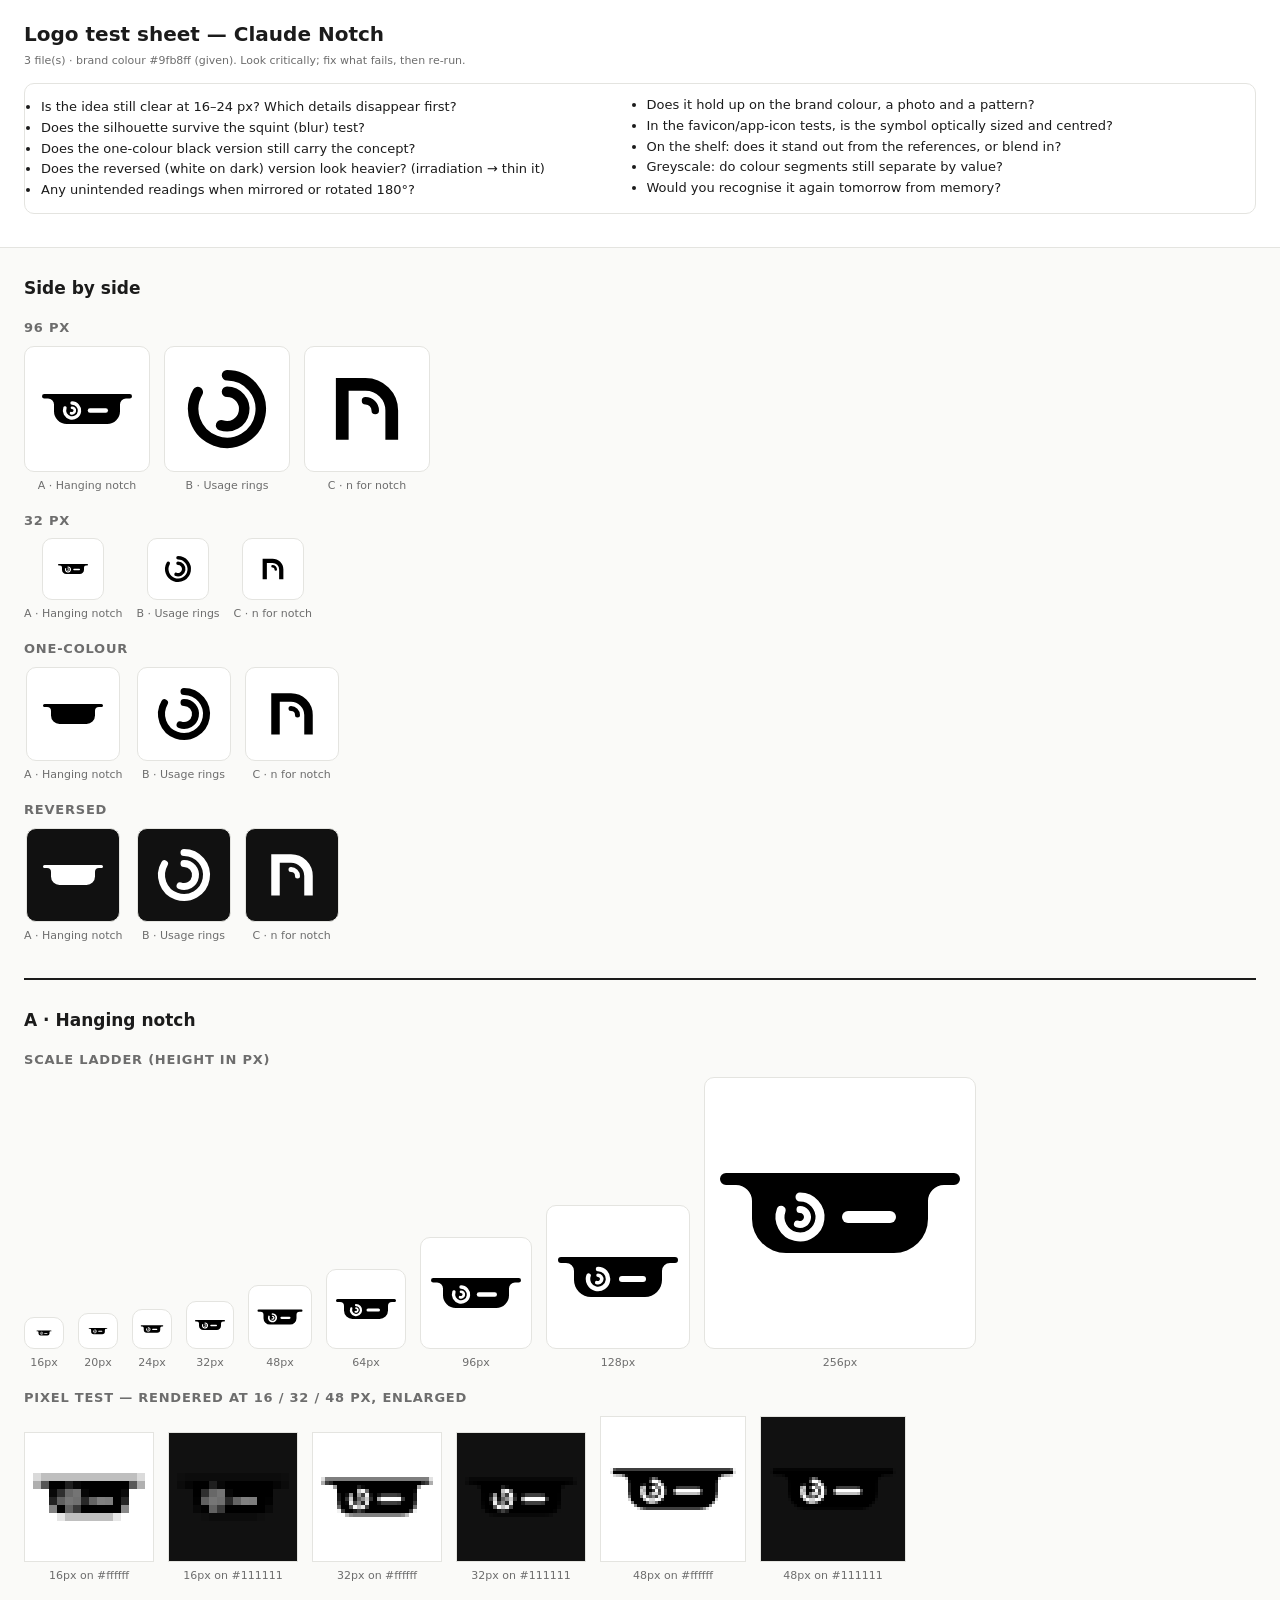
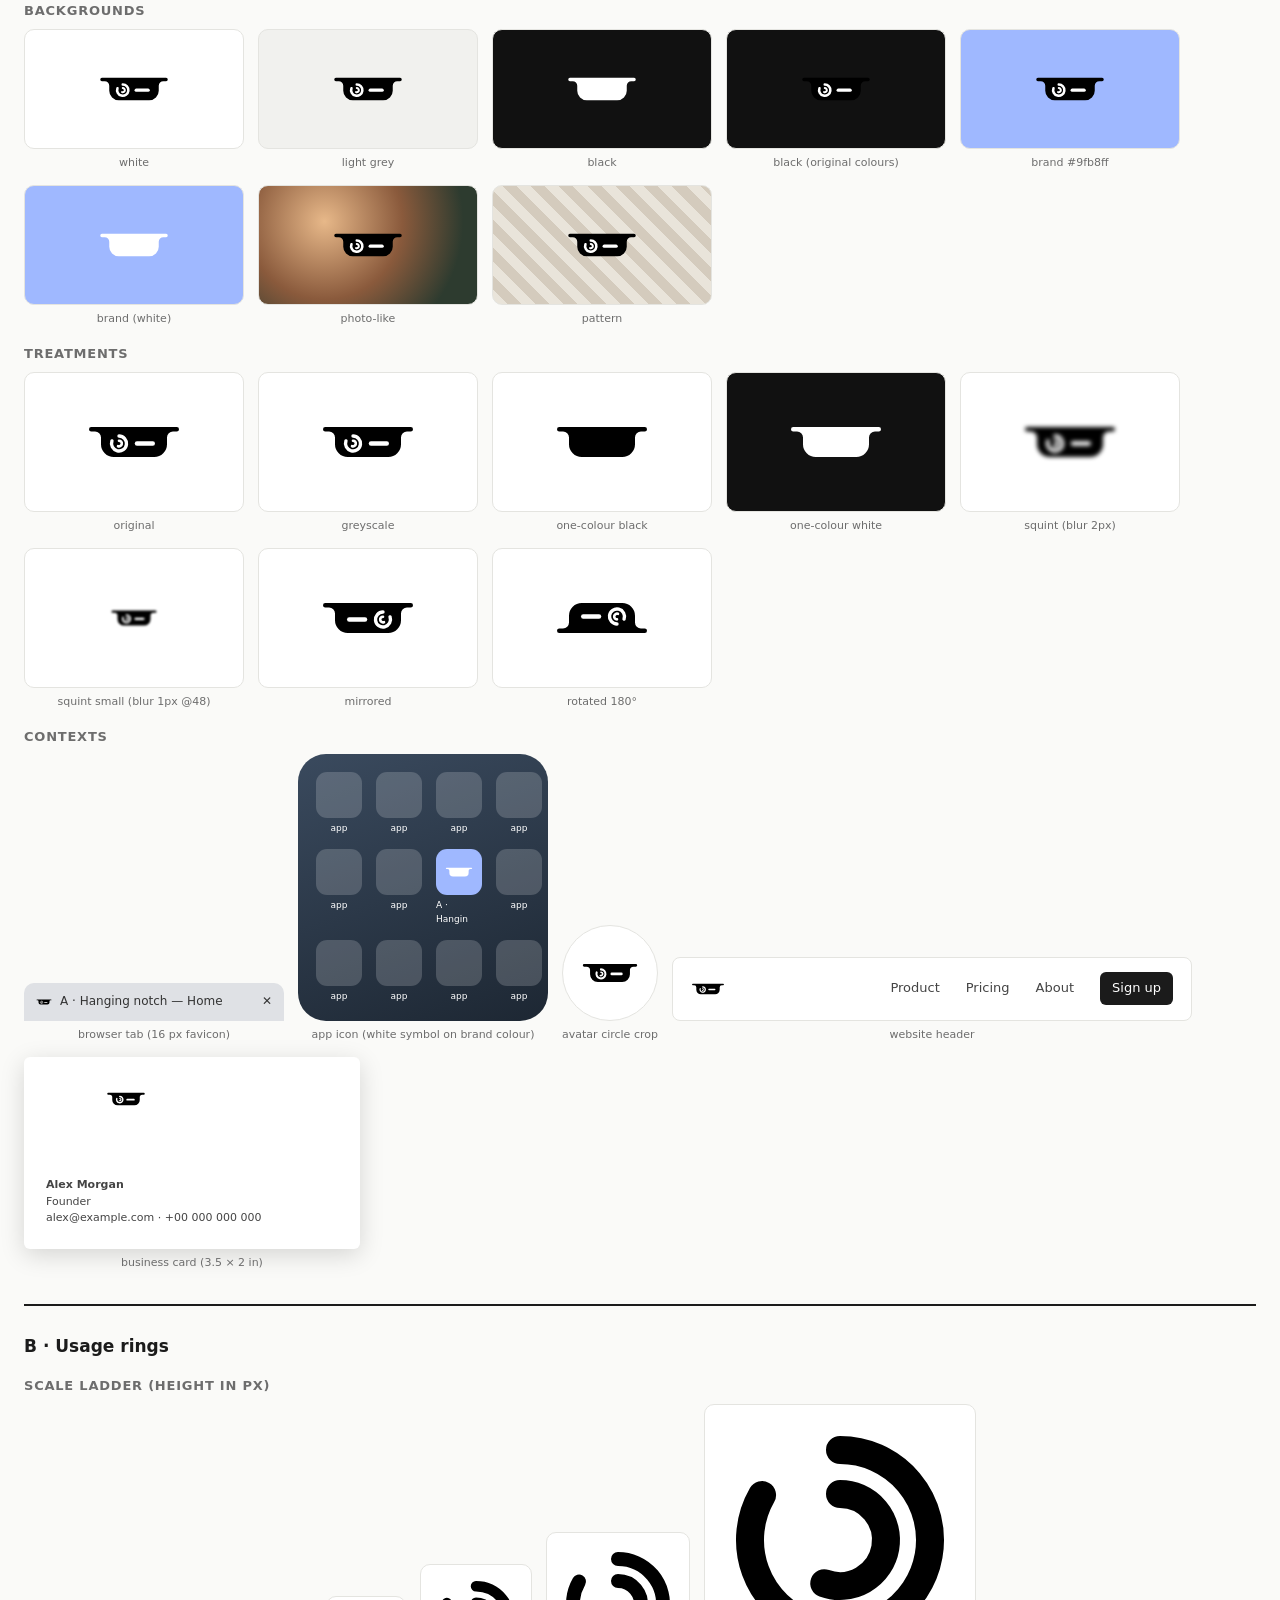
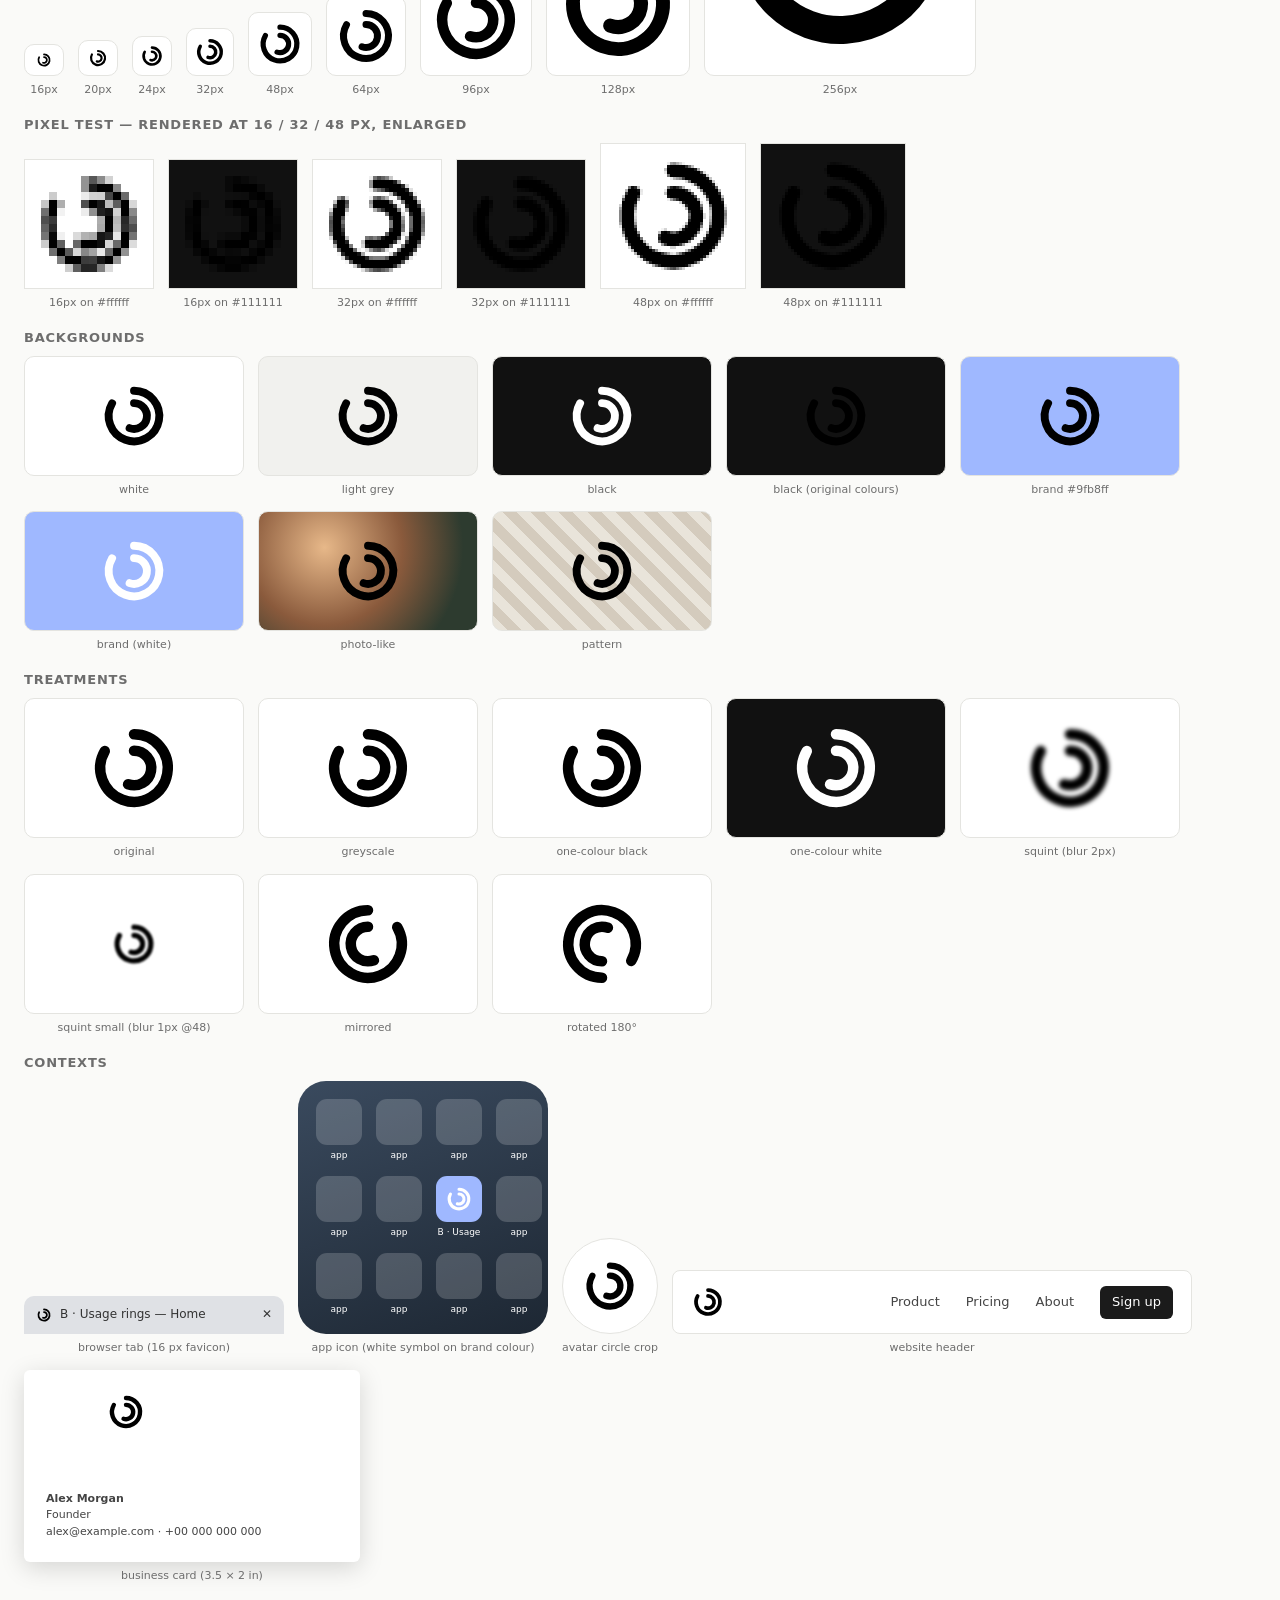
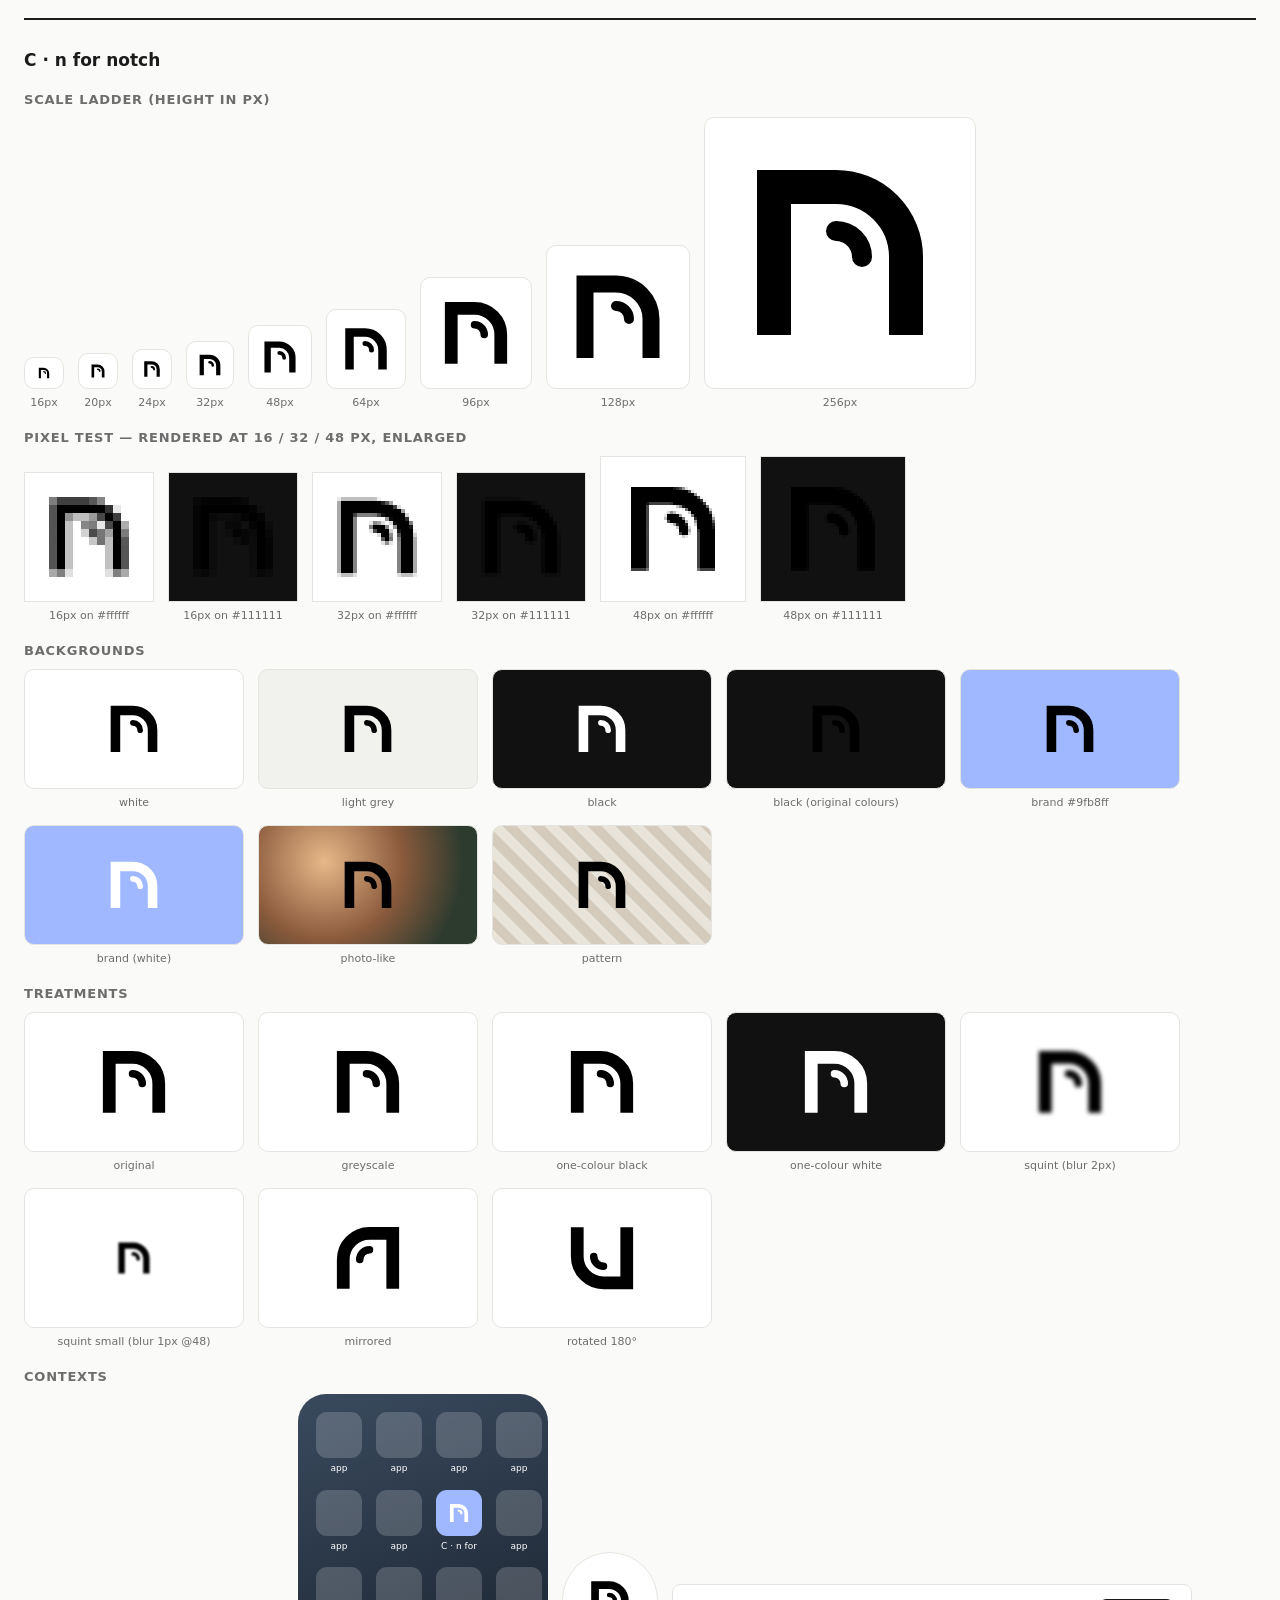
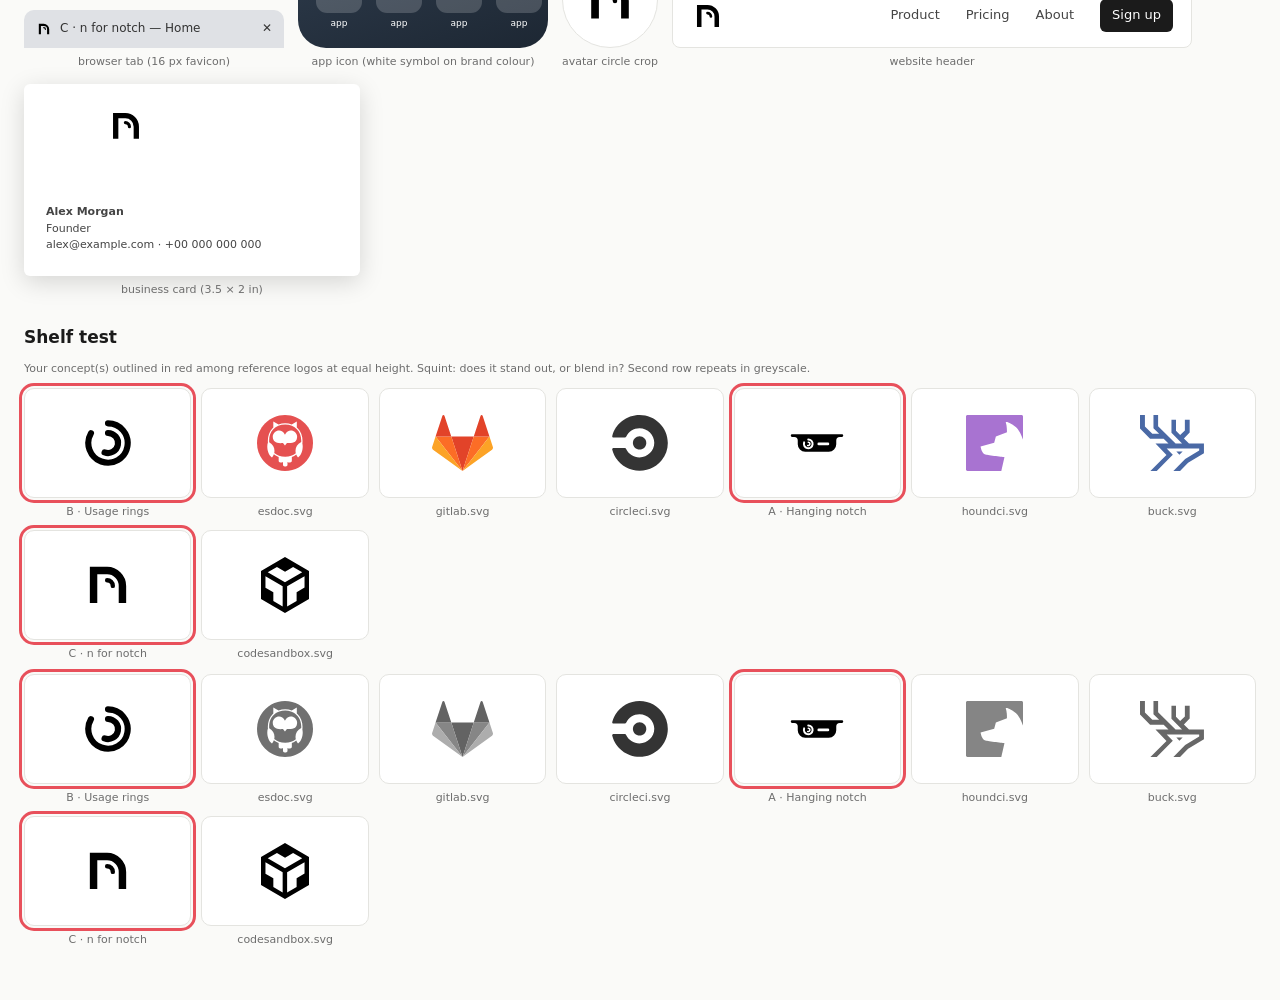
<file: brand/concepts/preview.html>
<!doctype html><html lang='en'><head><meta charset='utf-8'><title>Logo test — Claude Notch</title><meta name='viewport' content='width=device-width,initial-scale=1'><style>
:root{--ink:#1b1b1b;--muted:#6d6d6d;--line:#e4e4e0;--paper:#fafaf8}
*{box-sizing:border-box}body{margin:0;font:14px/1.45 system-ui,-apple-system,Segoe UI,sans-serif;color:var(--ink);background:var(--paper)}
header{padding:20px 24px;border-bottom:1px solid var(--line);background:#fff}h1{margin:0 0 4px;font-size:20px}
h2{font-size:17px;margin:28px 0 10px}h3{font-size:13px;text-transform:uppercase;letter-spacing:.06em;color:var(--muted);margin:18px 0 8px}
.wrap{padding:0 24px 40px;max-width:1400px}.row{display:flex;flex-wrap:wrap;gap:14px;align-items:flex-end}.row>.cell{flex:0 0 auto;max-width:100%}
.cell{display:flex;flex-direction:column;align-items:center;gap:6px}.cap{font-size:11px;color:var(--muted);text-align:center}
.tile{display:flex;align-items:center;justify-content:center;border-radius:10px;border:1px solid var(--line);overflow:hidden}
.checklist{background:#fff;border:1px solid var(--line);border-radius:10px;padding:12px 16px;margin-top:14px;columns:2;font-size:13px}
.checklist li{margin:2px 0}
.concept{border-top:2px solid var(--ink);margin-top:34px}
.pix canvas{image-rendering:pixelated;image-rendering:crisp-edges;border:1px solid var(--line);background:#fff}
.tab{width:260px;height:38px;background:#dfe1e5;border-radius:10px 10px 0 0;display:flex;align-items:center;gap:8px;padding:0 12px;font-size:12px;color:#333}
.tab img{width:16px;height:16px;object-fit:contain}
.phone{width:250px;padding:18px;border-radius:28px;background:linear-gradient(160deg,#3a4a5e,#1d2733);display:grid;grid-template-columns:repeat(4,1fr);gap:14px}
.app{display:flex;flex-direction:column;align-items:center;gap:4px;font-size:9px;color:#fff}
.app .ico{width:46px;height:46px;border-radius:11px;background:rgba(255,255,255,.18)}
.nav{width:520px;max-width:100%;height:64px;background:#fff;border:1px solid var(--line);border-radius:8px;display:flex;align-items:center;padding:0 18px;gap:26px;font-size:13px;color:#444}
.nav .sp{flex:1}.nav .btn{background:#1b1b1b;color:#fff;padding:7px 12px;border-radius:6px}
.card{width:336px;height:192px;border-radius:6px;box-shadow:0 6px 24px rgba(0,0,0,.15);background:#fff;padding:22px;display:flex;flex-direction:column;justify-content:space-between}
.card .t{font-size:11px;color:#444;line-height:1.5}
.avatar{width:96px;height:96px;border-radius:50%;overflow:hidden;display:flex;align-items:center;justify-content:center;border:1px solid var(--line)}
.shelf{display:grid;grid-template-columns:repeat(auto-fill,minmax(150px,1fr));gap:10px}
.shelf .cell{align-items:stretch}.shelf .tile{height:110px;width:100%;background:#fff}.shelf .me{outline:3px solid #e8505b;outline-offset:2px}
.grey img{filter:grayscale(1)}
img.mono-black{filter:brightness(0)}img.mono-white{filter:brightness(0) invert(1)}
</style></head><body><header><h1>Logo test sheet — Claude Notch</h1><div class='cap' style='text-align:left'>3 file(s) · brand colour #9fb8ff (given). Look critically; fix what fails, then re-run.</div><ul class="checklist">
<li>Is the idea still clear at 16–24 px? Which details disappear first?</li>
<li>Does the silhouette survive the squint (blur) test?</li>
<li>Does the one-colour black version still carry the concept?</li>
<li>Does the reversed (white on dark) version look heavier? (irradiation → thin it)</li>
<li>Any unintended readings when mirrored or rotated 180°?</li>
<li>Does it hold up on the brand colour, a photo and a pattern?</li>
<li>In the favicon/app-icon tests, is the symbol optically sized and centred?</li>
<li>On the shelf: does it stand out from the references, or blend in?</li>
<li>Greyscale: do colour segments still separate by value?</li>
<li>Would you recognise it again tomorrow from memory?</li></ul></header><div class='wrap'><section><h2>Side by side</h2>
<h3>96 px</h3><div class='row'>
<div class='cell'><div class="tile" style="width:126px;height:126px;background:#fff;"><img src="[data-uri]" class="" style="height:96px;" alt=""></div><div class='cap'>A · Hanging notch</div></div>
<div class='cell'><div class="tile" style="width:126px;height:126px;background:#fff;"><img src="[data-uri]" class="" style="height:96px;" alt=""></div><div class='cap'>B · Usage rings</div></div>
<div class='cell'><div class="tile" style="width:126px;height:126px;background:#fff;"><img src="[data-uri]" class="" style="height:96px;" alt=""></div><div class='cap'>C · n for notch</div></div>
</div>
<h3>32 px</h3><div class='row'>
<div class='cell'><div class="tile" style="width:62px;height:62px;background:#fff;"><img src="[data-uri]" class="" style="height:32px;" alt=""></div><div class='cap'>A · Hanging notch</div></div>
<div class='cell'><div class="tile" style="width:62px;height:62px;background:#fff;"><img src="[data-uri]" class="" style="height:32px;" alt=""></div><div class='cap'>B · Usage rings</div></div>
<div class='cell'><div class="tile" style="width:62px;height:62px;background:#fff;"><img src="[data-uri]" class="" style="height:32px;" alt=""></div><div class='cap'>C · n for notch</div></div>
</div>
<h3>one-colour</h3><div class='row'>
<div class='cell'><div class="tile" style="width:94px;height:94px;background:#fff;"><img src="[data-uri]" class="mono-black" style="height:64px;" alt=""></div><div class='cap'>A · Hanging notch</div></div>
<div class='cell'><div class="tile" style="width:94px;height:94px;background:#fff;"><img src="[data-uri]" class="mono-black" style="height:64px;" alt=""></div><div class='cap'>B · Usage rings</div></div>
<div class='cell'><div class="tile" style="width:94px;height:94px;background:#fff;"><img src="[data-uri]" class="mono-black" style="height:64px;" alt=""></div><div class='cap'>C · n for notch</div></div>
</div>
<h3>reversed</h3><div class='row'>
<div class='cell'><div class="tile" style="width:94px;height:94px;background:#111;"><img src="[data-uri]" class="mono-white" style="height:64px;" alt=""></div><div class='cap'>A · Hanging notch</div></div>
<div class='cell'><div class="tile" style="width:94px;height:94px;background:#111;"><img src="[data-uri]" class="mono-white" style="height:64px;" alt=""></div><div class='cap'>B · Usage rings</div></div>
<div class='cell'><div class="tile" style="width:94px;height:94px;background:#111;"><img src="[data-uri]" class="mono-white" style="height:64px;" alt=""></div><div class='cap'>C · n for notch</div></div>
</div>
</section><section class="concept"><h2>A · Hanging notch</h2>
<h3>Scale ladder (height in px)</h3><div class='row'>
<div class='cell'><div class="tile" style="width:40px;height:32px;background:#fff;"><img src="[data-uri]" class="" style="height:16px;" alt=""></div><div class='cap'>16px</div></div>
<div class='cell'><div class="tile" style="width:40px;height:36px;background:#fff;"><img src="[data-uri]" class="" style="height:20px;" alt=""></div><div class='cap'>20px</div></div>
<div class='cell'><div class="tile" style="width:40px;height:40px;background:#fff;"><img src="[data-uri]" class="" style="height:24px;" alt=""></div><div class='cap'>24px</div></div>
<div class='cell'><div class="tile" style="width:48px;height:48px;background:#fff;"><img src="[data-uri]" class="" style="height:32px;" alt=""></div><div class='cap'>32px</div></div>
<div class='cell'><div class="tile" style="width:64px;height:64px;background:#fff;"><img src="[data-uri]" class="" style="height:48px;" alt=""></div><div class='cap'>48px</div></div>
<div class='cell'><div class="tile" style="width:80px;height:80px;background:#fff;"><img src="[data-uri]" class="" style="height:64px;" alt=""></div><div class='cap'>64px</div></div>
<div class='cell'><div class="tile" style="width:112px;height:112px;background:#fff;"><img src="[data-uri]" class="" style="height:96px;" alt=""></div><div class='cap'>96px</div></div>
<div class='cell'><div class="tile" style="width:144px;height:144px;background:#fff;"><img src="[data-uri]" class="" style="height:128px;" alt=""></div><div class='cap'>128px</div></div>
<div class='cell'><div class="tile" style="width:272px;height:272px;background:#fff;"><img src="[data-uri]" class="" style="height:256px;" alt=""></div><div class='cap'>256px</div></div>
</div>
<h3>Pixel test — rendered at 16 / 32 / 48 px, enlarged</h3><div class='row pix'>
<div class='cell'><canvas data-src='[data-uri]' data-n='16' data-k='8' data-bg='#ffffff'></canvas><div class='cap'>16px on #ffffff</div></div>
<div class='cell'><canvas data-src='[data-uri]' data-n='16' data-k='8' data-bg='#111111'></canvas><div class='cap'>16px on #111111</div></div>
<div class='cell'><canvas data-src='[data-uri]' data-n='32' data-k='4' data-bg='#ffffff'></canvas><div class='cap'>32px on #ffffff</div></div>
<div class='cell'><canvas data-src='[data-uri]' data-n='32' data-k='4' data-bg='#111111'></canvas><div class='cap'>32px on #111111</div></div>
<div class='cell'><canvas data-src='[data-uri]' data-n='48' data-k='3' data-bg='#ffffff'></canvas><div class='cap'>48px on #ffffff</div></div>
<div class='cell'><canvas data-src='[data-uri]' data-n='48' data-k='3' data-bg='#111111'></canvas><div class='cap'>48px on #111111</div></div>
</div>
<h3>Backgrounds</h3><div class='row'>
<div class='cell'><div class="tile" style="width:220px;height:120px;background:#ffffff;"><img src="[data-uri]" class="" style="height:72px;max-width:200px;" alt=""></div><div class='cap'>white</div></div>
<div class='cell'><div class="tile" style="width:220px;height:120px;background:#f1f1ee;"><img src="[data-uri]" class="" style="height:72px;max-width:200px;" alt=""></div><div class='cap'>light grey</div></div>
<div class='cell'><div class="tile" style="width:220px;height:120px;background:#111111;"><img src="[data-uri]" class="mono-white" style="height:72px;max-width:200px;" alt=""></div><div class='cap'>black</div></div>
<div class='cell'><div class="tile" style="width:220px;height:120px;background:#111111;"><img src="[data-uri]" class="" style="height:72px;max-width:200px;" alt=""></div><div class='cap'>black (original colours)</div></div>
<div class='cell'><div class="tile" style="width:220px;height:120px;background:#9fb8ff;"><img src="[data-uri]" class="" style="height:72px;max-width:200px;" alt=""></div><div class='cap'>brand #9fb8ff</div></div>
<div class='cell'><div class="tile" style="width:220px;height:120px;background:#9fb8ff;"><img src="[data-uri]" class="mono-white" style="height:72px;max-width:200px;" alt=""></div><div class='cap'>brand (white)</div></div>
<div class='cell'><div class="tile" style="width:220px;height:120px;background:radial-gradient(circle at 30% 30%,#e7b889,#8a5a3c 45%,#2d3b2f 80%);"><img src="[data-uri]" class="" style="height:72px;max-width:200px;" alt=""></div><div class='cap'>photo-like</div></div>
<div class='cell'><div class="tile" style="width:220px;height:120px;background:repeating-linear-gradient(45deg,#e9e4da 0 10px,#d4cbbd 10px 20px);"><img src="[data-uri]" class="" style="height:72px;max-width:200px;" alt=""></div><div class='cap'>pattern</div></div>
</div>
<h3>Treatments</h3><div class='row'>
<div class='cell'><div class="tile" style="width:220px;height:140px;background:#fff;"><img src="[data-uri]" class="" style="height:96px;max-width:200px;" alt=""></div><div class='cap'>original</div></div>
<div class='cell'><div class="tile" style="width:220px;height:140px;background:#fff;"><img src="[data-uri]" class="" style="height:96px;max-width:200px;filter:grayscale(1)" alt=""></div><div class='cap'>greyscale</div></div>
<div class='cell'><div class="tile" style="width:220px;height:140px;background:#fff;"><img src="[data-uri]" class="mono-black" style="height:96px;max-width:200px;" alt=""></div><div class='cap'>one-colour black</div></div>
<div class='cell'><div class="tile" style="width:220px;height:140px;background:#111;"><img src="[data-uri]" class="mono-white" style="height:96px;max-width:200px;" alt=""></div><div class='cap'>one-colour white</div></div>
<div class='cell'><div class="tile" style="width:220px;height:140px;background:#fff;"><img src="[data-uri]" class="" style="height:96px;max-width:200px;filter:blur(2px)" alt=""></div><div class='cap'>squint (blur 2px)</div></div>
<div class='cell'><div class="tile" style="width:220px;height:140px;background:#fff;"><img src="[data-uri]" class="" style="height:48px;max-width:200px;filter:blur(1px)" alt=""></div><div class='cap'>squint small (blur 1px @48)</div></div>
<div class='cell'><div class="tile" style="width:220px;height:140px;background:#fff;"><img src="[data-uri]" class="" style="height:96px;max-width:200px;transform:scaleX(-1)" alt=""></div><div class='cap'>mirrored</div></div>
<div class='cell'><div class="tile" style="width:220px;height:140px;background:#fff;"><img src="[data-uri]" class="" style="height:96px;max-width:200px;transform:rotate(180deg)" alt=""></div><div class='cap'>rotated 180°</div></div>
</div>
<h3>Contexts</h3><div class='row'>
<div class='cell'><div class='tab'><img src="[data-uri]" class="" style="" alt=""><span>A · Hanging notch — Home</span><span style='margin-left:auto'>✕</span></div><div class='cap'>browser tab (16 px favicon)</div></div>
<div class='cell'><div class='phone'><div class='app'><div class='ico'></div>app</div><div class='app'><div class='ico'></div>app</div><div class='app'><div class='ico'></div>app</div><div class='app'><div class='ico'></div>app</div><div class='app'><div class='ico'></div>app</div><div class='app'><div class='ico'></div>app</div><div class='app'><div class='ico' style='background:#9fb8ff;display:flex;align-items:center;justify-content:center'><img src="[data-uri]" class="mono-white" style="height:28px;max-width:30px;" alt=""></div>A · Hangin</div><div class='app'><div class='ico'></div>app</div><div class='app'><div class='ico'></div>app</div><div class='app'><div class='ico'></div>app</div><div class='app'><div class='ico'></div>app</div><div class='app'><div class='ico'></div>app</div></div><div class='cap'>app icon (white symbol on brand colour)</div></div>
<div class='cell'><div class='avatar' style='background:#fff'><img src="[data-uri]" class="" style="height:58px;max-width:70px;" alt=""></div><div class='cap'>avatar circle crop</div></div>
<div class='cell'><div class='nav'><img src="[data-uri]" class="" style="height:34px;max-width:180px;" alt=""><span class='sp'></span><span>Product</span><span>Pricing</span><span>About</span><span class='btn'>Sign up</span></div><div class='cap'>website header</div></div>
<div class='cell'><div class='card'><img src="[data-uri]" class="" style="height:40px;max-width:160px;" alt=""><div class='t'><b>Alex Morgan</b><br>Founder<br>alex@example.com · +00 000 000 000</div></div><div class='cap'>business card (3.5 × 2 in)</div></div>
</div></section><section class="concept"><h2>B · Usage rings</h2>
<h3>Scale ladder (height in px)</h3><div class='row'>
<div class='cell'><div class="tile" style="width:40px;height:32px;background:#fff;"><img src="[data-uri]" class="" style="height:16px;" alt=""></div><div class='cap'>16px</div></div>
<div class='cell'><div class="tile" style="width:40px;height:36px;background:#fff;"><img src="[data-uri]" class="" style="height:20px;" alt=""></div><div class='cap'>20px</div></div>
<div class='cell'><div class="tile" style="width:40px;height:40px;background:#fff;"><img src="[data-uri]" class="" style="height:24px;" alt=""></div><div class='cap'>24px</div></div>
<div class='cell'><div class="tile" style="width:48px;height:48px;background:#fff;"><img src="[data-uri]" class="" style="height:32px;" alt=""></div><div class='cap'>32px</div></div>
<div class='cell'><div class="tile" style="width:64px;height:64px;background:#fff;"><img src="[data-uri]" class="" style="height:48px;" alt=""></div><div class='cap'>48px</div></div>
<div class='cell'><div class="tile" style="width:80px;height:80px;background:#fff;"><img src="[data-uri]" class="" style="height:64px;" alt=""></div><div class='cap'>64px</div></div>
<div class='cell'><div class="tile" style="width:112px;height:112px;background:#fff;"><img src="[data-uri]" class="" style="height:96px;" alt=""></div><div class='cap'>96px</div></div>
<div class='cell'><div class="tile" style="width:144px;height:144px;background:#fff;"><img src="[data-uri]" class="" style="height:128px;" alt=""></div><div class='cap'>128px</div></div>
<div class='cell'><div class="tile" style="width:272px;height:272px;background:#fff;"><img src="[data-uri]" class="" style="height:256px;" alt=""></div><div class='cap'>256px</div></div>
</div>
<h3>Pixel test — rendered at 16 / 32 / 48 px, enlarged</h3><div class='row pix'>
<div class='cell'><canvas data-src='[data-uri]' data-n='16' data-k='8' data-bg='#ffffff'></canvas><div class='cap'>16px on #ffffff</div></div>
<div class='cell'><canvas data-src='[data-uri]' data-n='16' data-k='8' data-bg='#111111'></canvas><div class='cap'>16px on #111111</div></div>
<div class='cell'><canvas data-src='[data-uri]' data-n='32' data-k='4' data-bg='#ffffff'></canvas><div class='cap'>32px on #ffffff</div></div>
<div class='cell'><canvas data-src='[data-uri]' data-n='32' data-k='4' data-bg='#111111'></canvas><div class='cap'>32px on #111111</div></div>
<div class='cell'><canvas data-src='[data-uri]' data-n='48' data-k='3' data-bg='#ffffff'></canvas><div class='cap'>48px on #ffffff</div></div>
<div class='cell'><canvas data-src='[data-uri]' data-n='48' data-k='3' data-bg='#111111'></canvas><div class='cap'>48px on #111111</div></div>
</div>
<h3>Backgrounds</h3><div class='row'>
<div class='cell'><div class="tile" style="width:220px;height:120px;background:#ffffff;"><img src="[data-uri]" class="" style="height:72px;max-width:200px;" alt=""></div><div class='cap'>white</div></div>
<div class='cell'><div class="tile" style="width:220px;height:120px;background:#f1f1ee;"><img src="[data-uri]" class="" style="height:72px;max-width:200px;" alt=""></div><div class='cap'>light grey</div></div>
<div class='cell'><div class="tile" style="width:220px;height:120px;background:#111111;"><img src="[data-uri]" class="mono-white" style="height:72px;max-width:200px;" alt=""></div><div class='cap'>black</div></div>
<div class='cell'><div class="tile" style="width:220px;height:120px;background:#111111;"><img src="[data-uri]" class="" style="height:72px;max-width:200px;" alt=""></div><div class='cap'>black (original colours)</div></div>
<div class='cell'><div class="tile" style="width:220px;height:120px;background:#9fb8ff;"><img src="[data-uri]" class="" style="height:72px;max-width:200px;" alt=""></div><div class='cap'>brand #9fb8ff</div></div>
<div class='cell'><div class="tile" style="width:220px;height:120px;background:#9fb8ff;"><img src="[data-uri]" class="mono-white" style="height:72px;max-width:200px;" alt=""></div><div class='cap'>brand (white)</div></div>
<div class='cell'><div class="tile" style="width:220px;height:120px;background:radial-gradient(circle at 30% 30%,#e7b889,#8a5a3c 45%,#2d3b2f 80%);"><img src="[data-uri]" class="" style="height:72px;max-width:200px;" alt=""></div><div class='cap'>photo-like</div></div>
<div class='cell'><div class="tile" style="width:220px;height:120px;background:repeating-linear-gradient(45deg,#e9e4da 0 10px,#d4cbbd 10px 20px);"><img src="[data-uri]" class="" style="height:72px;max-width:200px;" alt=""></div><div class='cap'>pattern</div></div>
</div>
<h3>Treatments</h3><div class='row'>
<div class='cell'><div class="tile" style="width:220px;height:140px;background:#fff;"><img src="[data-uri]" class="" style="height:96px;max-width:200px;" alt=""></div><div class='cap'>original</div></div>
<div class='cell'><div class="tile" style="width:220px;height:140px;background:#fff;"><img src="[data-uri]" class="" style="height:96px;max-width:200px;filter:grayscale(1)" alt=""></div><div class='cap'>greyscale</div></div>
<div class='cell'><div class="tile" style="width:220px;height:140px;background:#fff;"><img src="[data-uri]" class="mono-black" style="height:96px;max-width:200px;" alt=""></div><div class='cap'>one-colour black</div></div>
<div class='cell'><div class="tile" style="width:220px;height:140px;background:#111;"><img src="[data-uri]" class="mono-white" style="height:96px;max-width:200px;" alt=""></div><div class='cap'>one-colour white</div></div>
<div class='cell'><div class="tile" style="width:220px;height:140px;background:#fff;"><img src="[data-uri]" class="" style="height:96px;max-width:200px;filter:blur(2px)" alt=""></div><div class='cap'>squint (blur 2px)</div></div>
<div class='cell'><div class="tile" style="width:220px;height:140px;background:#fff;"><img src="[data-uri]" class="" style="height:48px;max-width:200px;filter:blur(1px)" alt=""></div><div class='cap'>squint small (blur 1px @48)</div></div>
<div class='cell'><div class="tile" style="width:220px;height:140px;background:#fff;"><img src="[data-uri]" class="" style="height:96px;max-width:200px;transform:scaleX(-1)" alt=""></div><div class='cap'>mirrored</div></div>
<div class='cell'><div class="tile" style="width:220px;height:140px;background:#fff;"><img src="[data-uri]" class="" style="height:96px;max-width:200px;transform:rotate(180deg)" alt=""></div><div class='cap'>rotated 180°</div></div>
</div>
<h3>Contexts</h3><div class='row'>
<div class='cell'><div class='tab'><img src="[data-uri]" class="" style="" alt=""><span>B · Usage rings — Home</span><span style='margin-left:auto'>✕</span></div><div class='cap'>browser tab (16 px favicon)</div></div>
<div class='cell'><div class='phone'><div class='app'><div class='ico'></div>app</div><div class='app'><div class='ico'></div>app</div><div class='app'><div class='ico'></div>app</div><div class='app'><div class='ico'></div>app</div><div class='app'><div class='ico'></div>app</div><div class='app'><div class='ico'></div>app</div><div class='app'><div class='ico' style='background:#9fb8ff;display:flex;align-items:center;justify-content:center'><img src="[data-uri]" class="mono-white" style="height:28px;max-width:30px;" alt=""></div>B · Usage </div><div class='app'><div class='ico'></div>app</div><div class='app'><div class='ico'></div>app</div><div class='app'><div class='ico'></div>app</div><div class='app'><div class='ico'></div>app</div><div class='app'><div class='ico'></div>app</div></div><div class='cap'>app icon (white symbol on brand colour)</div></div>
<div class='cell'><div class='avatar' style='background:#fff'><img src="[data-uri]" class="" style="height:58px;max-width:70px;" alt=""></div><div class='cap'>avatar circle crop</div></div>
<div class='cell'><div class='nav'><img src="[data-uri]" class="" style="height:34px;max-width:180px;" alt=""><span class='sp'></span><span>Product</span><span>Pricing</span><span>About</span><span class='btn'>Sign up</span></div><div class='cap'>website header</div></div>
<div class='cell'><div class='card'><img src="[data-uri]" class="" style="height:40px;max-width:160px;" alt=""><div class='t'><b>Alex Morgan</b><br>Founder<br>alex@example.com · +00 000 000 000</div></div><div class='cap'>business card (3.5 × 2 in)</div></div>
</div></section><section class="concept"><h2>C · n for notch</h2>
<h3>Scale ladder (height in px)</h3><div class='row'>
<div class='cell'><div class="tile" style="width:40px;height:32px;background:#fff;"><img src="[data-uri]" class="" style="height:16px;" alt=""></div><div class='cap'>16px</div></div>
<div class='cell'><div class="tile" style="width:40px;height:36px;background:#fff;"><img src="[data-uri]" class="" style="height:20px;" alt=""></div><div class='cap'>20px</div></div>
<div class='cell'><div class="tile" style="width:40px;height:40px;background:#fff;"><img src="[data-uri]" class="" style="height:24px;" alt=""></div><div class='cap'>24px</div></div>
<div class='cell'><div class="tile" style="width:48px;height:48px;background:#fff;"><img src="[data-uri]" class="" style="height:32px;" alt=""></div><div class='cap'>32px</div></div>
<div class='cell'><div class="tile" style="width:64px;height:64px;background:#fff;"><img src="[data-uri]" class="" style="height:48px;" alt=""></div><div class='cap'>48px</div></div>
<div class='cell'><div class="tile" style="width:80px;height:80px;background:#fff;"><img src="[data-uri]" class="" style="height:64px;" alt=""></div><div class='cap'>64px</div></div>
<div class='cell'><div class="tile" style="width:112px;height:112px;background:#fff;"><img src="[data-uri]" class="" style="height:96px;" alt=""></div><div class='cap'>96px</div></div>
<div class='cell'><div class="tile" style="width:144px;height:144px;background:#fff;"><img src="[data-uri]" class="" style="height:128px;" alt=""></div><div class='cap'>128px</div></div>
<div class='cell'><div class="tile" style="width:272px;height:272px;background:#fff;"><img src="[data-uri]" class="" style="height:256px;" alt=""></div><div class='cap'>256px</div></div>
</div>
<h3>Pixel test — rendered at 16 / 32 / 48 px, enlarged</h3><div class='row pix'>
<div class='cell'><canvas data-src='[data-uri]' data-n='16' data-k='8' data-bg='#ffffff'></canvas><div class='cap'>16px on #ffffff</div></div>
<div class='cell'><canvas data-src='[data-uri]' data-n='16' data-k='8' data-bg='#111111'></canvas><div class='cap'>16px on #111111</div></div>
<div class='cell'><canvas data-src='[data-uri]' data-n='32' data-k='4' data-bg='#ffffff'></canvas><div class='cap'>32px on #ffffff</div></div>
<div class='cell'><canvas data-src='[data-uri]' data-n='32' data-k='4' data-bg='#111111'></canvas><div class='cap'>32px on #111111</div></div>
<div class='cell'><canvas data-src='[data-uri]' data-n='48' data-k='3' data-bg='#ffffff'></canvas><div class='cap'>48px on #ffffff</div></div>
<div class='cell'><canvas data-src='[data-uri]' data-n='48' data-k='3' data-bg='#111111'></canvas><div class='cap'>48px on #111111</div></div>
</div>
<h3>Backgrounds</h3><div class='row'>
<div class='cell'><div class="tile" style="width:220px;height:120px;background:#ffffff;"><img src="[data-uri]" class="" style="height:72px;max-width:200px;" alt=""></div><div class='cap'>white</div></div>
<div class='cell'><div class="tile" style="width:220px;height:120px;background:#f1f1ee;"><img src="[data-uri]" class="" style="height:72px;max-width:200px;" alt=""></div><div class='cap'>light grey</div></div>
<div class='cell'><div class="tile" style="width:220px;height:120px;background:#111111;"><img src="[data-uri]" class="mono-white" style="height:72px;max-width:200px;" alt=""></div><div class='cap'>black</div></div>
<div class='cell'><div class="tile" style="width:220px;height:120px;background:#111111;"><img src="[data-uri]" class="" style="height:72px;max-width:200px;" alt=""></div><div class='cap'>black (original colours)</div></div>
<div class='cell'><div class="tile" style="width:220px;height:120px;background:#9fb8ff;"><img src="[data-uri]" class="" style="height:72px;max-width:200px;" alt=""></div><div class='cap'>brand #9fb8ff</div></div>
<div class='cell'><div class="tile" style="width:220px;height:120px;background:#9fb8ff;"><img src="[data-uri]" class="mono-white" style="height:72px;max-width:200px;" alt=""></div><div class='cap'>brand (white)</div></div>
<div class='cell'><div class="tile" style="width:220px;height:120px;background:radial-gradient(circle at 30% 30%,#e7b889,#8a5a3c 45%,#2d3b2f 80%);"><img src="[data-uri]" class="" style="height:72px;max-width:200px;" alt=""></div><div class='cap'>photo-like</div></div>
<div class='cell'><div class="tile" style="width:220px;height:120px;background:repeating-linear-gradient(45deg,#e9e4da 0 10px,#d4cbbd 10px 20px);"><img src="[data-uri]" class="" style="height:72px;max-width:200px;" alt=""></div><div class='cap'>pattern</div></div>
</div>
<h3>Treatments</h3><div class='row'>
<div class='cell'><div class="tile" style="width:220px;height:140px;background:#fff;"><img src="[data-uri]" class="" style="height:96px;max-width:200px;" alt=""></div><div class='cap'>original</div></div>
<div class='cell'><div class="tile" style="width:220px;height:140px;background:#fff;"><img src="[data-uri]" class="" style="height:96px;max-width:200px;filter:grayscale(1)" alt=""></div><div class='cap'>greyscale</div></div>
<div class='cell'><div class="tile" style="width:220px;height:140px;background:#fff;"><img src="[data-uri]" class="mono-black" style="height:96px;max-width:200px;" alt=""></div><div class='cap'>one-colour black</div></div>
<div class='cell'><div class="tile" style="width:220px;height:140px;background:#111;"><img src="[data-uri]" class="mono-white" style="height:96px;max-width:200px;" alt=""></div><div class='cap'>one-colour white</div></div>
<div class='cell'><div class="tile" style="width:220px;height:140px;background:#fff;"><img src="[data-uri]" class="" style="height:96px;max-width:200px;filter:blur(2px)" alt=""></div><div class='cap'>squint (blur 2px)</div></div>
<div class='cell'><div class="tile" style="width:220px;height:140px;background:#fff;"><img src="[data-uri]" class="" style="height:48px;max-width:200px;filter:blur(1px)" alt=""></div><div class='cap'>squint small (blur 1px @48)</div></div>
<div class='cell'><div class="tile" style="width:220px;height:140px;background:#fff;"><img src="[data-uri]" class="" style="height:96px;max-width:200px;transform:scaleX(-1)" alt=""></div><div class='cap'>mirrored</div></div>
<div class='cell'><div class="tile" style="width:220px;height:140px;background:#fff;"><img src="[data-uri]" class="" style="height:96px;max-width:200px;transform:rotate(180deg)" alt=""></div><div class='cap'>rotated 180°</div></div>
</div>
<h3>Contexts</h3><div class='row'>
<div class='cell'><div class='tab'><img src="[data-uri]" class="" style="" alt=""><span>C · n for notch — Home</span><span style='margin-left:auto'>✕</span></div><div class='cap'>browser tab (16 px favicon)</div></div>
<div class='cell'><div class='phone'><div class='app'><div class='ico'></div>app</div><div class='app'><div class='ico'></div>app</div><div class='app'><div class='ico'></div>app</div><div class='app'><div class='ico'></div>app</div><div class='app'><div class='ico'></div>app</div><div class='app'><div class='ico'></div>app</div><div class='app'><div class='ico' style='background:#9fb8ff;display:flex;align-items:center;justify-content:center'><img src="[data-uri]" class="mono-white" style="height:28px;max-width:30px;" alt=""></div>C · n for </div><div class='app'><div class='ico'></div>app</div><div class='app'><div class='ico'></div>app</div><div class='app'><div class='ico'></div>app</div><div class='app'><div class='ico'></div>app</div><div class='app'><div class='ico'></div>app</div></div><div class='cap'>app icon (white symbol on brand colour)</div></div>
<div class='cell'><div class='avatar' style='background:#fff'><img src="[data-uri]" class="" style="height:58px;max-width:70px;" alt=""></div><div class='cap'>avatar circle crop</div></div>
<div class='cell'><div class='nav'><img src="[data-uri]" class="" style="height:34px;max-width:180px;" alt=""><span class='sp'></span><span>Product</span><span>Pricing</span><span>About</span><span class='btn'>Sign up</span></div><div class='cap'>website header</div></div>
<div class='cell'><div class='card'><img src="[data-uri]" class="" style="height:40px;max-width:160px;" alt=""><div class='t'><b>Alex Morgan</b><br>Founder<br>alex@example.com · +00 000 000 000</div></div><div class='cap'>business card (3.5 × 2 in)</div></div>
</div></section><section><h2>Shelf test</h2><p class='cap' style='text-align:left'>Your concept(s) outlined in red among reference logos at equal height. Squint: does it stand out, or blend in? Second row repeats in greyscale.</p>
<div class='shelf' style='margin-bottom:12px'>
<div class='cell'><div class='tile me'><img src="[data-uri]" class="" style="height:56px;max-width:130px;" alt=""></div><div class='cap'>B · Usage rings</div></div>
<div class='cell'><div class='tile'><img src="[data-uri]" class="" style="height:56px;max-width:130px;" alt=""></div><div class='cap'>esdoc.svg</div></div>
<div class='cell'><div class='tile'><img src="[data-uri]" class="" style="height:56px;max-width:130px;" alt=""></div><div class='cap'>gitlab.svg</div></div>
<div class='cell'><div class='tile'><img src="[data-uri]" class="" style="height:56px;max-width:130px;" alt=""></div><div class='cap'>circleci.svg</div></div>
<div class='cell'><div class='tile me'><img src="[data-uri]" class="" style="height:56px;max-width:130px;" alt=""></div><div class='cap'>A · Hanging notch</div></div>
<div class='cell'><div class='tile'><img src="[data-uri]" class="" style="height:56px;max-width:130px;" alt=""></div><div class='cap'>houndci.svg</div></div>
<div class='cell'><div class='tile'><img src="[data-uri]" class="" style="height:56px;max-width:130px;" alt=""></div><div class='cap'>buck.svg</div></div>
<div class='cell'><div class='tile me'><img src="[data-uri]" class="" style="height:56px;max-width:130px;" alt=""></div><div class='cap'>C · n for notch</div></div>
<div class='cell'><div class='tile'><img src="[data-uri]" class="" style="height:56px;max-width:130px;" alt=""></div><div class='cap'>codesandbox.svg</div></div>
</div>
<div class='shelf grey' style='margin-bottom:12px'>
<div class='cell'><div class='tile me'><img src="[data-uri]" class="" style="height:56px;max-width:130px;" alt=""></div><div class='cap'>B · Usage rings</div></div>
<div class='cell'><div class='tile'><img src="[data-uri]" class="" style="height:56px;max-width:130px;" alt=""></div><div class='cap'>esdoc.svg</div></div>
<div class='cell'><div class='tile'><img src="[data-uri]" class="" style="height:56px;max-width:130px;" alt=""></div><div class='cap'>gitlab.svg</div></div>
<div class='cell'><div class='tile'><img src="[data-uri]" class="" style="height:56px;max-width:130px;" alt=""></div><div class='cap'>circleci.svg</div></div>
<div class='cell'><div class='tile me'><img src="[data-uri]" class="" style="height:56px;max-width:130px;" alt=""></div><div class='cap'>A · Hanging notch</div></div>
<div class='cell'><div class='tile'><img src="[data-uri]" class="" style="height:56px;max-width:130px;" alt=""></div><div class='cap'>houndci.svg</div></div>
<div class='cell'><div class='tile'><img src="[data-uri]" class="" style="height:56px;max-width:130px;" alt=""></div><div class='cap'>buck.svg</div></div>
<div class='cell'><div class='tile me'><img src="[data-uri]" class="" style="height:56px;max-width:130px;" alt=""></div><div class='cap'>C · n for notch</div></div>
<div class='cell'><div class='tile'><img src="[data-uri]" class="" style="height:56px;max-width:130px;" alt=""></div><div class='cap'>codesandbox.svg</div></div>
</div>
</section></div><script>
document.querySelectorAll('canvas[data-src]').forEach(c=>{
  const img=new Image(); const n=+c.dataset.n, k=+c.dataset.k; c.width=n*k; c.height=n*k;
  img.onload=()=>{const t=document.createElement('canvas'); t.width=n; t.height=n; const x=t.getContext('2d');
    x.fillStyle=c.dataset.bg; x.fillRect(0,0,n,n);
    const r=Math.min(n/img.width,n/img.height)*0.9, w=img.width*r, h=img.height*r; x.drawImage(img,(n-w)/2,(n-h)/2,w,h);
    const g=c.getContext('2d'); g.imageSmoothingEnabled=false; g.drawImage(t,0,0,n*k,n*k);};
  img.src=c.dataset.src;});
</script></body></html>
</file>
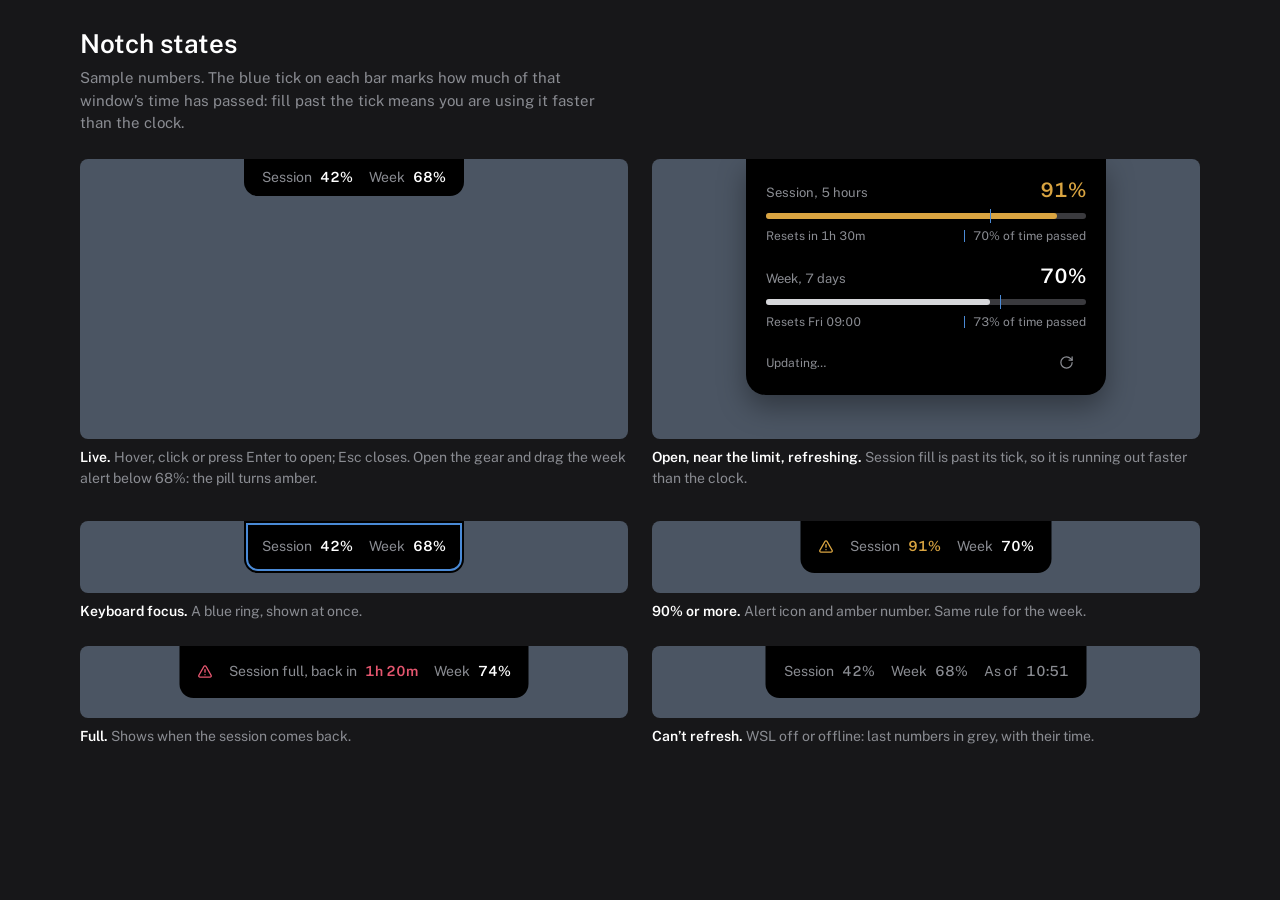
<file: docs/design/notch-mockup.html>
<!doctype html>
<html lang="en">
<head>
<meta charset="utf-8">
<meta name="viewport" content="width=device-width,initial-scale=1">
<title>Notch states</title>
<meta name="description" content="Every state of the monitor-claude notch: normal, open, focus, near the limit, full and stale.">
<link rel="preconnect" href="https://fonts.googleapis.com"><link rel="preconnect" href="https://fonts.gstatic.com" crossorigin>
<link href="https://fonts.googleapis.com/css2?family=Public+Sans:wght@400;500;600&display=swap" rel="stylesheet">
<style>
/* Hallmark · shape: state sheet · genre: modern-minimal · theme: custom (taste-skill app style data-terminal, seed 1480439416) · job: try · idea: "the window's clock becomes a 1px tick on each meter, so you see if you are using faster than time passes" · vibe: "quiet black notch, precise numbers"
 * paper: oklch(0% 0 0) · accent: oklch(63% 0.13 255) · display: Public Sans · body: Public Sans · hero: the live notch · nav: none · footer: none · imagery: none · signature: the pace tick
 * axes: absolute/sans/blue · posture: component · contrast: pass · fold: pass · v2.0.0 */
/* Hallmark · pre-emit critique: P4 H5 E4 S4 R5 V4 · weakest: P, a dark pill is the expected shape; the pace tick gives it an argument (time vs use) */
/* Hallmark · waive 7b · surface: absolute, notch black matches a hardware display cutout · the notch must read as part of the screen bezel, not a tinted card */

:root {
  /* primitive */
  --black: #000000;
  --white: #ffffff;
  --gray-950: #171719;
  --gray-800: #1e1e21;
  --gray-700: #3a3a3e;
  --gray-400: #8a8c92;
  --gray-200: #d6d7da;
  --blue-500: #4a8ad6;
  --amber-500: #d9a441;
  --red-500: #e5566f;
  --slate-600: #4b5563;
  --slate-500: #5d6675;
  --font-sans: "Public Sans", "Segoe UI", system-ui, sans-serif;

  /* semantic */
  --surface-notch: var(--black);
  --ink: var(--white);
  --ink-muted: var(--gray-400);
  --track: var(--gray-700);
  --fill: var(--gray-200);
  --pace: var(--blue-500);
  --warn: var(--amber-500);
  --danger: var(--red-500);
  --focus: var(--blue-500);
  --hover: var(--gray-800);
  --sheet: var(--gray-950);
  --desk: var(--slate-600);
  --desk-2: var(--slate-500);

  /* component */
  --notch-radius: 14px;
  --notch-pad-x: 18px;
  --notch-height: 36px;
  --panel-width: 320px;
  --panel-pad: 16px;
  --meter-height: 6px;
  --fs-value: 20px;
  --fs-pill: 14px;
  --fs-label: 13px;
  --fs-small: 12px;
  --ease-out: cubic-bezier(.2, .8, .2, 1);
  --shadow-float: 0 12px 28px rgb(0 0 0 / .35);
}

html, body { overflow-x: clip; }
html { -webkit-font-smoothing: antialiased; }
body { margin: 0; padding: 24px 16px 48px; background: var(--sheet); color: var(--ink); font-family: var(--font-sans); font-size: 16px; line-height: 1.5; }
.wrap { max-width: 1120px; margin: 0 auto; }
h1 { font-size: 26px; font-weight: 600; margin: 0 0 4px; text-wrap: balance; }
.lede { color: var(--ink-muted); margin: 0 0 24px; font-size: 15px; text-wrap: pretty; max-width: 60ch; }
.grid { display: grid; grid-template-columns: repeat(auto-fit, minmax(min(100%, 420px), 1fr)); gap: 24px; align-items: start; }
.grid + .grid { margin-top: 32px; }
figure { margin: 0; }
figcaption { margin-top: 8px; font-size: 14px; color: var(--ink-muted); text-wrap: pretty; }
figcaption strong { color: var(--ink); font-weight: 600; }

/* the screen top the notch hangs from */
.screen { position: relative; height: 280px; background: var(--desk); border-radius: 8px; overflow: hidden; }
.screen--short { height: 72px; }

/* notch */
.notch { position: absolute; top: 0; left: 50%; transform: translateX(-50%); font-variant-numeric: tabular-nums; }
.pill {
  display: flex; align-items: center; gap: 16px;
  min-height: var(--notch-height); padding: 8px var(--notch-pad-x);
  background: var(--surface-notch); color: var(--ink);
  border: 0; border-radius: 0 0 var(--notch-radius) var(--notch-radius);
  font: inherit; font-size: var(--fs-pill); white-space: nowrap; cursor: pointer;
  transition-property: transform, background-color; transition-duration: 150ms; transition-timing-function: var(--ease-out);
}
.pill:hover, .pill.is-hover { background: var(--hover); }
.pill:active { transform: scale(.98); }
.pill:focus-visible, .pill.is-focus { outline: 2px solid var(--focus); outline-offset: -4px; transition: none; } /* inset: the ring sits on the black pill, so it shows over any wallpaper */
.stat { display: inline-flex; align-items: baseline; gap: 8px; }
.stat__label { color: var(--ink-muted); }
.stat__value { font-weight: 600; }
.icon { width: 15px; height: 15px; flex: none; align-self: center; }
.is-warn { color: var(--warn); }
.is-danger { color: var(--danger); }
.is-stale .stat__value, .is-stale .stat__label { color: var(--ink-muted); }
.is-stale .stat__value { font-weight: 500; }

/* panel: opens in place from the pill */
.panel {
  position: absolute; top: 0; left: 50%; width: var(--panel-width);
  padding: var(--panel-pad) 20px 12px;
  background: var(--surface-notch); color: var(--ink); border-radius: 0 0 20px 20px; box-shadow: var(--shadow-float); /* taste-skill-ignore: the panel is a real overlay floating above other windows */
  opacity: 0; visibility: hidden; transform: translateX(-50%) scale(.9) translateY(-6px); transform-origin: top center;
  transition: opacity 120ms var(--ease-out), transform 120ms var(--ease-out), visibility 0s linear 120ms;
}
.notch.is-open .panel {
  opacity: 1; visibility: visible; transform: translateX(-50%);
  transition: opacity 180ms var(--ease-out), transform 180ms var(--ease-out), visibility 0s;
}
.limit + .limit { margin-top: 16px; }
.limit__head { display: flex; justify-content: space-between; align-items: baseline; }
.limit__name { font-size: var(--fs-label); color: var(--ink-muted); }
.limit__value { font-size: var(--fs-value); font-weight: 600; }
.meter { position: relative; height: var(--meter-height); margin: 8px 0; background: var(--track); border-radius: 3px; }
.meter__fill { position: absolute; inset: 0 auto 0 0; background: var(--fill); border-radius: 3px; }
.meter__fill.is-warn { background: var(--warn); }
.meter__fill.is-danger { background: var(--danger); }
.meter__pace { position: absolute; top: -4px; bottom: -4px; width: 1px; background: var(--pace); }
.limit__foot { display: flex; justify-content: space-between; gap: 12px; font-size: var(--fs-small); color: var(--ink-muted); }
.pace-key { display: inline-flex; align-items: center; gap: 8px; }
.pace-key::before { content: ""; width: 1px; height: 12px; background: var(--pace); }
.panel__foot { display: flex; justify-content: space-between; align-items: center; margin-top: 12px; font-size: var(--fs-small); color: var(--ink-muted); }
.icon-btn {
  display: grid; place-items: center; width: 40px; height: 40px;
  background: transparent; color: var(--ink-muted); border: 0; border-radius: 999px; cursor: pointer;
  transition-property: background-color, color, transform; transition-duration: 150ms; transition-timing-function: var(--ease-out);
}
.icon-btn:hover { background: var(--hover); color: var(--ink); }
.icon-btn:active { transform: scale(.94); }
.icon-btn:disabled { color: var(--track); cursor: not-allowed; background: transparent; }
.icon-btn:focus-visible { outline: 2px solid var(--focus); outline-offset: 0; transition: none; }
.icon-btn[aria-busy="true"] svg { animation: spin 900ms linear infinite; }
@keyframes spin { to { transform: rotate(360deg); } }
.panel__actions { display: flex; gap: 4px; margin-right: -12px; }
.pill .icon[hidden] { display: none; }

/* settings view, inside the same panel */
.settings__head { display: flex; align-items: center; gap: 4px; margin: -8px 0 8px -12px; }
.settings__title { font-size: 16px; font-weight: 600; }
.setting + .setting { margin-top: 12px; }
.setting__head { display: flex; justify-content: space-between; align-items: baseline; }
.setting__head label { font-size: var(--fs-label); color: var(--ink-muted); }
.setting__value { font-size: var(--fs-value); font-weight: 600; }
.range { appearance: none; -webkit-appearance: none; display: block; width: 100%; height: 32px; margin: 0; background: transparent; cursor: pointer; }
.range::-webkit-slider-runnable-track { height: var(--meter-height); background: var(--track); border-radius: 3px; }
.range::-moz-range-track { height: var(--meter-height); background: var(--track); border-radius: 3px; }
.range::-webkit-slider-thumb { -webkit-appearance: none; width: 22px; height: 22px; margin-top: -8px; background: var(--ink); border: 0; border-radius: 50%; }
.range::-moz-range-thumb { width: 22px; height: 22px; background: var(--ink); border: 0; border-radius: 50%; }
.range:focus-visible { outline: none; }
.range:focus-visible::-webkit-slider-thumb { outline: 2px solid var(--focus); outline-offset: 2px; }
.range:focus-visible::-moz-range-thumb { outline: 2px solid var(--focus); outline-offset: 2px; }
.setting__hint { font-size: var(--fs-small); color: var(--ink-muted); margin: 0; }

.sr-only { position: absolute; width: 1px; height: 1px; padding: 0; margin: -1px; overflow: hidden; clip: rect(0 0 0 0); white-space: nowrap; border: 0; }

@media (prefers-reduced-motion: reduce) {
  .pill, .panel, .notch.is-open .panel, .icon-btn { transition: opacity 120ms linear, visibility 0s; }
  .panel, .notch.is-open .panel { transform: translateX(-50%); }
  .pill:active, .icon-btn:active { transform: none; }
  .icon-btn[aria-busy="true"] svg { animation: none; }
}
</style>
</head>
<body>
<main class="wrap">
  <h1>Notch states</h1>
  <p class="lede">Sample numbers. The blue tick on each bar marks how much of that window’s time has passed: fill past the tick means you are using it faster than the clock.</p>

  <svg width="0" height="0" style="position:absolute" aria-hidden="true">
    <symbol id="i-alert" viewBox="0 0 24 24" fill="none" stroke="currentColor" stroke-width="2.25" stroke-linecap="round" stroke-linejoin="round"><path d="m21.73 18-8-14a2 2 0 0 0-3.48 0l-8 14A2 2 0 0 0 4 21h16a2 2 0 0 0 1.73-3"/><path d="M12 9v4"/><path d="M12 17h.01"/></symbol>
    <symbol id="i-settings" viewBox="0 0 24 24" fill="none" stroke="currentColor" stroke-width="2" stroke-linecap="round" stroke-linejoin="round"><path d="M12.22 2h-.44a2 2 0 0 0-2 2v.18a2 2 0 0 1-1 1.73l-.43.25a2 2 0 0 1-2 0l-.15-.08a2 2 0 0 0-2.73.73l-.22.38a2 2 0 0 0 .73 2.73l.15.1a2 2 0 0 1 1 1.72v.51a2 2 0 0 1-1 1.74l-.15.09a2 2 0 0 0-.73 2.73l.22.38a2 2 0 0 0 2.73.73l.15-.08a2 2 0 0 1 2 0l.43.25a2 2 0 0 1 1 1.73V20a2 2 0 0 0 2 2h.44a2 2 0 0 0 2-2v-.18a2 2 0 0 1 1-1.73l.43-.25a2 2 0 0 1 2 0l.15.08a2 2 0 0 0 2.73-.73l.22-.39a2 2 0 0 0-.73-2.73l-.15-.08a2 2 0 0 1-1-1.74v-.5a2 2 0 0 1 1-1.74l.15-.09a2 2 0 0 0 .73-2.73l-.22-.38a2 2 0 0 0-2.73-.73l-.15.08a2 2 0 0 1-2 0l-.43-.25a2 2 0 0 1-1-1.73V4a2 2 0 0 0-2-2z"/><circle cx="12" cy="12" r="3"/></symbol>
    <symbol id="i-back" viewBox="0 0 24 24" fill="none" stroke="currentColor" stroke-width="2" stroke-linecap="round" stroke-linejoin="round"><path d="m15 18-6-6 6-6"/></symbol>
    <symbol id="i-refresh" viewBox="0 0 24 24" fill="none" stroke="currentColor" stroke-width="2" stroke-linecap="round" stroke-linejoin="round"><path d="M21 12a9 9 0 1 1-9-9c2.52 0 4.93 1 6.74 2.74L21 8"/><path d="M21 3v5h-5"/></symbol>
  </svg>

  <div class="grid">
    <figure>
      <div class="screen">
        <div class="notch" data-live>
          <button class="pill" aria-expanded="false" aria-controls="panel-live">
            <svg class="icon is-warn" aria-hidden="true" data-pill-alert hidden><use href="#i-alert"/></svg>
            <span class="stat"><span class="stat__label">Session</span><span class="stat__value" data-v="session">42%</span></span>
            <span class="stat"><span class="stat__label">Week</span><span class="stat__value" data-v="week">68%</span></span>
          </button>
          <div class="panel" id="panel-live" role="region" aria-label="Claude usage">
            <div data-view="usage">
              <div class="limit">
                <div class="limit__head"><span class="limit__name">Session, 5 hours</span><span class="limit__value" data-v="session">42%</span></div>
                <div class="meter" role="meter" aria-valuemin="0" aria-valuemax="100" aria-valuenow="42" aria-label="Session" aria-valuetext="42% used, 56% of time passed"><div class="meter__fill" data-fill="session" style="width:42%"></div><div class="meter__pace" style="left:56%"></div></div>
                <div class="limit__foot"><span>Resets in 2h 13m</span><span class="pace-key">56% of time passed</span></div>
              </div>
              <div class="limit">
                <div class="limit__head"><span class="limit__name">Week, 7 days</span><span class="limit__value" data-v="week">68%</span></div>
                <div class="meter" role="meter" aria-valuemin="0" aria-valuemax="100" aria-valuenow="68" aria-label="Week" aria-valuetext="68% used, 73% of time passed"><div class="meter__fill" data-fill="week" style="width:68%"></div><div class="meter__pace" style="left:73%"></div></div>
                <div class="limit__foot"><span>Resets Fri 09:00</span><span class="pace-key">73% of time passed</span></div>
              </div>
              <div class="panel__foot"><span>Updated 10:51</span>
                <span class="panel__actions">
                  <button class="icon-btn" type="button" aria-label="Alert settings" data-open-settings><svg class="icon" aria-hidden="true"><use href="#i-settings"/></svg></button>
                  <button class="icon-btn" type="button" aria-label="Refresh now" data-refresh><svg class="icon" aria-hidden="true"><use href="#i-refresh"/></svg></button>
                </span>
              </div>
            </div>
            <div data-view="settings" hidden>
              <div class="settings__head">
                <button class="icon-btn" type="button" aria-label="Back to usage" data-close-settings><svg class="icon" aria-hidden="true"><use href="#i-back"/></svg></button>
                <span class="settings__title">Alerts</span>
              </div>
              <div class="setting">
                <div class="setting__head"><label for="t-session">Session alert at</label><output class="setting__value" for="t-session" data-out="session">90%</output></div>
                <input class="range" id="t-session" type="range" min="50" max="99" step="1" value="90" data-threshold="session">
              </div>
              <div class="setting">
                <div class="setting__head"><label for="t-week">Week alert at</label><output class="setting__value" for="t-week" data-out="week">90%</output></div>
                <input class="range" id="t-week" type="range" min="50" max="99" step="1" value="90" data-threshold="week">
              </div>
              <p class="setting__hint">Saved as you change it. Full always alerts at 100%.</p>
            </div>
          </div>
        </div>
      </div>
      <figcaption><strong>Live.</strong> Hover, click or press Enter to open; Esc closes. Open the gear and drag the week alert below 68%: the pill turns amber.</figcaption>
    </figure>

    <figure>
      <div class="screen">
        <div class="notch is-open">
          <div class="panel" role="presentation">
            <div class="limit">
              <div class="limit__head"><span class="limit__name">Session, 5 hours</span><span class="limit__value is-warn">91%</span></div>
              <div class="meter"><div class="meter__fill is-warn" style="width:91%"></div><div class="meter__pace" style="left:70%"></div></div>
              <div class="limit__foot"><span>Resets in 1h 30m</span><span class="pace-key">70% of time passed</span></div>
            </div>
            <div class="limit">
              <div class="limit__head"><span class="limit__name">Week, 7 days</span><span class="limit__value">70%</span></div>
              <div class="meter"><div class="meter__fill" style="width:70%"></div><div class="meter__pace" style="left:73%"></div></div>
              <div class="limit__foot"><span>Resets Fri 09:00</span><span class="pace-key">73% of time passed</span></div>
            </div>
            <div class="panel__foot"><span>Updating…</span>
              <button class="icon-btn" type="button" aria-label="Refreshing" aria-busy="true" tabindex="-1"><svg class="icon" aria-hidden="true"><use href="#i-refresh"/></svg></button>
            </div>
          </div>
        </div>
      </div>
      <figcaption><strong>Open, near the limit, refreshing.</strong> Session fill is past its tick, so it is running out faster than the clock.</figcaption>
    </figure>
  </div>

  <div class="grid">

    <figure>
      <div class="screen screen--short">
        <div class="notch"><span class="pill is-focus" role="presentation">
          <span class="stat"><span class="stat__label">Session</span><span class="stat__value">42%</span></span>
          <span class="stat"><span class="stat__label">Week</span><span class="stat__value">68%</span></span>
        </span></div>
      </div>
      <figcaption><strong>Keyboard focus.</strong> A blue ring, shown at once.</figcaption>
    </figure>

    <figure>
      <div class="screen screen--short">
        <div class="notch"><span class="pill" role="presentation">
          <svg class="icon is-warn" aria-hidden="true"><use href="#i-alert"/></svg>
          <span class="stat"><span class="stat__label">Session</span><span class="stat__value is-warn">91%</span></span>
          <span class="stat"><span class="stat__label">Week</span><span class="stat__value">70%</span></span>
        </span></div>
      </div>
      <figcaption><strong>90% or more.</strong> Alert icon and amber number. Same rule for the week.</figcaption>
    </figure>

    <figure>
      <div class="screen screen--short">
        <div class="notch"><span class="pill" role="presentation">
          <svg class="icon is-danger" aria-hidden="true"><use href="#i-alert"/></svg>
          <span class="stat"><span class="stat__label">Session full, back in</span><span class="stat__value is-danger">1h 20m</span></span>
          <span class="stat"><span class="stat__label">Week</span><span class="stat__value">74%</span></span>
        </span></div>
      </div>
      <figcaption><strong>Full.</strong> Shows when the session comes back.</figcaption>
    </figure>

    <figure>
      <div class="screen screen--short">
        <div class="notch"><span class="pill is-stale" role="presentation">
          <span class="stat"><span class="stat__label">Session</span><span class="stat__value">42%</span></span>
          <span class="stat"><span class="stat__label">Week</span><span class="stat__value">68%</span></span>
          <span class="stat"><span class="stat__label">As of</span><span class="stat__value">10:51</span></span>
        </span></div>
      </div>
      <figcaption><strong>Can’t refresh.</strong> WSL off or offline: last numbers in grey, with their time.</figcaption>
    </figure>
  </div>
  <p class="sr-only" role="status" aria-atomic="true" id="announce"></p>
</main>
<script>
  const notch = document.querySelector('[data-live]');
  const pill = notch.querySelector('.pill');
  let pinned = false, closeTimer;
  const setOpen = (open) => {
    notch.classList.toggle('is-open', open); pill.setAttribute('aria-expanded', String(open));
    if (!open) { notch.querySelector('[data-view="usage"]').hidden = false; notch.querySelector('[data-view="settings"]').hidden = true; }
  };
  pill.addEventListener('click', () => { pinned = !pinned; setOpen(pinned); });
  notch.addEventListener('mouseenter', () => { clearTimeout(closeTimer); setOpen(true); });
  notch.addEventListener('mouseleave', () => { if (!pinned) closeTimer = setTimeout(() => setOpen(false), 150); });
  document.addEventListener('keydown', (e) => { if (e.key === 'Escape') { pinned = false; setOpen(false); pill.focus(); } });
  const usage = { session: 42, week: 68 };
  const thresholds = { session: 90, week: 90 };
  const views = { usage: notch.querySelector('[data-view="usage"]'), settings: notch.querySelector('[data-view="settings"]') };
  const showView = (name, focusEl) => { for (const [k, v] of Object.entries(views)) v.hidden = k !== name; focusEl.focus(); };
  notch.querySelector('[data-open-settings]').addEventListener('click', () => showView('settings', notch.querySelector('[data-close-settings]')));
  notch.querySelector('[data-close-settings]').addEventListener('click', () => showView('usage', notch.querySelector('[data-open-settings]')));
  const applyAlerts = () => {
    let any = false;
    for (const k of Object.keys(usage)) {
      const warn = usage[k] >= thresholds[k];
      any ||= warn;
      notch.querySelectorAll(`[data-v="${k}"]`).forEach((el) => el.classList.toggle('is-warn', warn));
      notch.querySelector(`[data-fill="${k}"]`).classList.toggle('is-warn', warn);
    }
    notch.querySelector('[data-pill-alert]').hidden = !any;
  };
  notch.querySelectorAll('[data-threshold]').forEach((input) => input.addEventListener('input', () => {
    const k = input.dataset.threshold;
    thresholds[k] = Number(input.value);
    notch.querySelector(`[data-out="${k}"]`).textContent = input.value + '%';
    applyAlerts();
  }));
  applyAlerts();
  const btn = notch.querySelector('[data-refresh]');
  btn.addEventListener('click', () => {
    btn.setAttribute('aria-busy', 'true'); btn.setAttribute('aria-label', 'Refreshing');
    setTimeout(() => { btn.removeAttribute('aria-busy'); btn.setAttribute('aria-label', 'Refresh now'); document.getElementById('announce').textContent = 'Usage updated: session 42%, week 68%'; }, 1200);
  });
</script>
</body>
</html>
</file>
<file: src/tokens.css>
/* Shared by the notch and the settings window: the font and the colour tokens. */

@font-face { font-family: "Manrope"; font-style: normal; font-weight: 500 700; font-display: block; src: url("fonts/Manrope-var.woff2") format("woff2"); }

:root {
  /* primitive */
  --black: #000;
  --cream: #f3f1ee;
  --blue: #9fb8ff;
  --amber: #f0a541;
  --red: #ff6b6b;
  --track: #ffffff24;
  --line: #ffffff17;
  --hover: #ffffff14;

  /* semantic */
  --surface: var(--black);
  --ink: var(--cream);
  --ink-muted: #f3f1eebf;
  --ink-faint: #f3f1ee80; /* past prayers; 4.8:1 on black */
  --session: var(--cream);
  --week: var(--blue);
  --alert: var(--amber);
  --danger: var(--red);
  --focus: var(--blue);
  --font: "Manrope", "Segoe UI", system-ui, sans-serif;
  color-scheme: dark;
}
</file>
<file: src/notch.css>
/* Claude Notch, ring redesign (docs/superpowers/specs/2026-11-04-notch-redesign-design.md).
 * One black shape joined to the top edge with soft shoulders; it grows into the panel with a
 * small spring. Rings: session outside (warm white), week inside (soft blue). Amber = alert or
 * needs you; red = full. No glass. The glow breathes only while a session needs you (owner's
 * choice) and is a still outline when motion is reduced. */

:root {
  /* component */
  --shoulder: 14px;
  --closed-h: 32px;
  --closed-r: 16px;
  --open-w: 340px;
  --open-r: 30px;
  --spring: cubic-bezier(.34, 1.4, .55, 1);
  --out: cubic-bezier(.2, .9, .1, 1);
  --morph: 500ms;
}

html, body { margin: 0; height: 100%; overflow: hidden; background: transparent; }
html { -webkit-font-smoothing: antialiased; }
body { color: var(--ink); font-family: var(--font); font-size: 13px; line-height: 1.4; font-variant-numeric: tabular-nums; }
button { font: inherit; color: inherit; }
.sr-only { position: absolute; width: 1px; height: 1px; padding: 0; margin: -1px; overflow: hidden; clip: rect(0 0 0 0); white-space: nowrap; border: 0; }

/* ---------- the shape ---------- */

/* The fixed window is wider than the notch; the notch sits centred, or at the window's edge for
   Left/Right (the window itself sits at the screen edge with the old gaps). */
.notch { position: absolute; top: 0; left: 50%; transform: translateX(-50%); width: max-content; }
.notch[data-align="left"] { left: var(--shoulder); transform: none; }
.notch[data-align="right"] { left: auto; right: var(--shoulder); transform: none; }

/* soft shoulders: the black curves into the screen edge on both sides */
.pill::before, .pill::after, .panel::before, .panel::after {
  content: ""; position: absolute; top: 0; width: var(--shoulder); height: var(--shoulder); pointer-events: none;
}
.pill::before, .panel::before { right: 100%; background: radial-gradient(circle at 0 100%, transparent calc(var(--shoulder) - .5px), var(--surface) var(--shoulder)); }
.pill::after, .panel::after { left: 100%; background: radial-gradient(circle at 100% 100%, transparent calc(var(--shoulder) - .5px), var(--surface) var(--shoulder)); }

.pill {
  position: relative; display: flex; align-items: center; justify-content: space-between; gap: 18px;
  min-width: 196px; height: var(--closed-h); padding: 0 14px; box-sizing: border-box;
  background: var(--surface); border: 0; border-radius: 0 0 var(--closed-r) var(--closed-r);
  font-size: 13px; font-weight: 700; white-space: nowrap; cursor: pointer;
  transition: opacity 180ms var(--out), box-shadow 600ms;
}
.pill:focus-visible { outline: 2px solid var(--focus); outline-offset: -4px; }
/* the open panel covers the focused pill, so the panel carries its focus ring */
.notch.is-open:has(.pill:focus-visible) .panel { outline: 2px solid var(--focus); outline-offset: -4px; }
.ear { display: inline-flex; align-items: center; gap: 7px; }
.ear__pct.is-alert, .ear__count.is-alert { color: var(--alert); }
.ear__pct.is-full, .ear__count.is-full { color: var(--danger); }
.ear__count { color: var(--ink-muted); font-weight: 600; }
.ear__muted { color: var(--ink-muted); font-weight: 600; }
.ear__flash { font-weight: 700; }
.ear--right:empty { display: none; } /* no gap for nothing, e.g. during a banner */
.ear__flash.is-prayer { overflow: hidden; text-overflow: ellipsis; }
.icon.is-prayer { color: var(--week); }
.ear__bell { display: inline-flex; align-items: center; gap: 4px; color: var(--alert); }
.ear__moon { flex: none; color: var(--week); }
.pill.is-quiet { justify-content: center; }
.icon { width: 14px; height: 14px; flex: none; }
.icon.is-alert { color: var(--alert); }

/* rings */
.ring { display: block; flex: none; }
.ring circle { fill: none; stroke-width: 2.8; }
.dial__ring .ring circle { stroke-width: 1.5; }
.ring__track { stroke: var(--track); }
.ring__arc { stroke-linecap: round; transition: stroke-dasharray 600ms var(--out), stroke 300ms; }
.ring__arc.is-session { stroke: var(--session); }
.ring__arc.is-week { stroke: var(--week); }
.ring__arc.is-alert { stroke: var(--alert); }
.ring__arc.is-full { stroke: var(--danger); }
.ring .ring__busy { fill: var(--week); stroke: var(--surface); stroke-width: 1.8; }

/* the panel: the same black, growing from the pill's size with a spring */
.panel {
  position: absolute; top: 0; left: 50%; transform: translateX(-50%);
  width: var(--pill-w, 196px); height: var(--closed-h);
  background: var(--surface); border-radius: 0 0 var(--closed-r) var(--closed-r);
  opacity: 0; visibility: hidden; overflow: visible;
  transition: width var(--morph) var(--spring), height var(--morph) var(--spring), border-radius var(--morph) var(--out),
    opacity 160ms var(--out) 260ms, visibility 0s linear var(--morph), box-shadow 600ms;
}
.notch[data-align="left"] .panel { left: 0; transform: none; }
.notch[data-align="right"] .panel { left: auto; right: 0; transform: none; }
.notch.is-open .panel {
  width: var(--open-w); height: var(--panel-h, 280px); border-radius: 0 0 var(--open-r) var(--open-r);
  opacity: 1; visibility: visible;
  transition: width var(--morph) var(--spring), height var(--morph) var(--spring), border-radius var(--morph) var(--out),
    opacity 120ms, visibility 0s, box-shadow 600ms;
}
.notch.is-open .pill { opacity: 0; pointer-events: none; }
/* content is clipped to the growing shape (the shoulders sit outside it) and fades in late */
.panel__inner { position: relative; width: 100%; height: 100%; overflow: hidden; padding: 18px 22px 10px; box-sizing: border-box;
  border-radius: inherit; opacity: 0; filter: blur(6px); transition: opacity 200ms var(--out), filter 200ms var(--out); }
.panel__inner > [data-view] { width: calc(var(--open-w) - 44px); }
.notch.is-open .panel__inner { overflow-y: auto; scrollbar-width: thin; scrollbar-color: #ffffff3d transparent; opacity: 1; filter: none; transition: opacity 250ms var(--out) 140ms, filter 250ms var(--out) 140ms; }

/* dial */
.dial { position: relative; width: 136px; height: 136px; margin: 0 auto; display: grid; place-items: center; }
.dial[hidden] { display: none; }
.dial__ring { position: absolute; inset: 0; }
.dial__mid { position: relative; display: flex; flex-direction: column; align-items: center; }
.dial__pct { font-size: 26px; font-weight: 700; line-height: 1; letter-spacing: -.01em; }
.dial__pct.is-alert { color: var(--alert); }
.dial__pct.is-full { color: var(--danger); }
.dial__sub { margin-top: 4px; font-size: 11px; font-weight: 600; color: var(--ink-muted); }

/* one line per limit */
.lines { margin-top: 14px; display: grid; gap: 6px; }
.lines[hidden] { display: none; }
.line { display: flex; align-items: center; gap: 8px; font-size: 12.5px; }
.line__dot { width: 8px; height: 8px; border-radius: 50%; flex: none; }
.line__dot.is-session { background: var(--session); }
.line__dot.is-week { background: var(--week); }
.line__name { color: var(--ink); }
.line__pct { font-weight: 700; }
.line__pct.is-alert { color: var(--alert); }
.line__pct.is-full { color: var(--danger); }
.line__when { margin-left: auto; color: var(--ink-muted); }
.runs { margin: 0; font-size: 12px; color: var(--alert); }

/* prayer times (prayer spec 5.2): the next prayer, a line since the previous one, today's five */
.prayer { margin-top: 12px; padding-top: 10px; border-top: 1px solid var(--line); }
.prayer[hidden], #prayer-body[hidden] { display: none; }
.prayer__title { margin: 0 0 4px; font-size: 12px; font-weight: 600; color: var(--ink-muted); overflow: hidden; text-overflow: ellipsis; white-space: nowrap; }
.prayer__off { margin: 0; font-size: 12px; color: var(--ink-muted); }
.prayer__next { display: flex; align-items: baseline; gap: 8px; margin: 0; }
.prayer__name, .prayer__time { font-size: 20px; font-weight: 700; line-height: 1.2; letter-spacing: -.01em; }
.prayer__time { color: var(--week); }
.prayer__in { margin-left: auto; font-size: 12.5px; color: var(--ink-muted); }
.prayer__bar { height: 3px; margin: 8px 0 10px; border-radius: 2px; background: var(--track); overflow: hidden; }
.prayer__bar i { display: block; height: 100%; width: 0; border-radius: inherit; background: var(--week); transition: width 600ms var(--out); }
.prayer__times { display: grid; grid-template-columns: repeat(5, 1fr); margin: 0; padding: 0; list-style: none; text-align: center; }
.prayer__times li { display: flex; flex-direction: column; font-size: 11px; color: var(--ink-muted); }
.prayer__times b { font-size: 12.5px; font-weight: 700; color: var(--ink); }
.prayer__times .is-past, .prayer__times .is-past b { color: var(--ink-faint); }
.prayer__times .is-next, .prayer__times .is-next b { color: var(--week); }

/* sessions */
.sessions { margin-top: 12px; padding-top: 10px; border-top: 1px solid var(--line); }
.sessions[hidden] { display: none; }
.sessions__title { margin: 0 0 4px; font-size: 12px; font-weight: 600; color: var(--ink-muted); }
.sessions__list { margin: 0; padding: 0; list-style: none; overflow-y: auto; scrollbar-width: thin; scrollbar-color: #ffffff3d transparent; }
.sessions__off { margin: 0; font-size: 12px; color: var(--ink-muted); }
.session { display: flex; align-items: baseline; gap: 12px; min-height: 24px; font-size: 12.5px; }
.session__project { flex: 1; min-width: 0; overflow: hidden; text-overflow: ellipsis; white-space: nowrap; }
.session__status { color: var(--ink-muted); }
.session__status.is-needs-you { color: var(--alert); }
.session__status.is-working { color: var(--week); }
.session__age { min-width: 3ch; text-align: right; color: var(--ink-muted); }

/* footer */
.panel__foot { display: flex; justify-content: space-between; align-items: center; margin-top: 10px; font-size: 12px; color: var(--ink-muted); }
.panel__actions { display: flex; gap: 2px; margin-right: -10px; }
.icon-btn {
  display: grid; place-items: center; width: 36px; height: 36px; padding: 0;
  background: transparent; color: var(--ink-muted); border: 0; border-radius: 999px; cursor: pointer;
  transition: background-color 150ms var(--out), color 150ms var(--out), transform 150ms var(--out);
}
.icon-btn:hover { background: var(--hover); color: var(--ink); }
.icon-btn:active { transform: scale(.94); }
.icon-btn:focus-visible { outline: 2px solid var(--focus); outline-offset: 0; }
.icon-btn[aria-busy="true"] svg { animation: spin 900ms linear infinite; }
@keyframes spin { to { transform: rotate(360deg); } }

.notice { margin: 0 0 6px; font-size: 13px; }
.link-btn { padding: 4px 0; background: none; border: 0; text-align: left; cursor: pointer; text-decoration: underline 1px var(--week); text-underline-offset: 4px; }
.link-btn:hover { color: var(--week); }
.link-btn:disabled { cursor: default; text-decoration: none; color: var(--ink-muted); }
.link-btn:focus-visible { outline: 2px solid var(--focus); outline-offset: 2px; border-radius: 2px; }

/* ---------- the pod: a session that is working or needs you (spec 5.4) ---------- */

.pod {
  position: absolute; top: 3px; left: calc(100% + var(--shoulder) + 10px); height: 26px; padding: 0 11px 0 9px;
  display: inline-flex; align-items: center; gap: 7px; border: 0; border-radius: 13px;
  background: var(--surface); font-size: 12px; font-weight: 700; white-space: nowrap; cursor: pointer;
  transform-origin: left center; animation: pod-in 450ms var(--spring);
  transition: opacity 200ms var(--out), transform 350ms var(--out);
}
.notch[data-align="right"] .pod { left: auto; right: calc(100% + var(--shoulder) + 10px); transform-origin: right center; }
.pod[hidden] { display: none; }
.pod:focus-visible { outline: 2px solid var(--focus); outline-offset: 2px; }
.notch.is-open .pod { opacity: 0; transform: scale(.6); pointer-events: none; }
@keyframes pod-in { from { opacity: 0; transform: scale(.6); } }
/* a still dot, not a spinner: a nonstop animation redraws every frame (~9 % of a core measured) */
.pod__spin { width: 8px; height: 8px; border-radius: 50%; background: var(--week); }
.pod__state.is-alert { color: var(--alert); }
.pod__state.is-working { color: var(--week); }
.pod__age, .pod__more { color: var(--ink-muted); font-weight: 600; }

/* calm glow while a session needs you (owner's choice): it breathes three times to catch the
   eye, then stays as a steady glow, because a glow that animates forever costs CPU every frame */
.notch.is-needs .pill, .notch.is-needs .panel { box-shadow: 0 2px 14px 1px #f0a54140; animation: breathe 2.4s ease-in-out 3; }
@keyframes breathe { 0%, 100% { box-shadow: 0 2px 14px 1px #f0a54140; } 50% { box-shadow: 0 2px 18px 2px #f0a54166; } }

/* ---------- taskbar mode (spec 5.5): a capsule in the taskbar that grows upward ---------- */

/* the window's bottom-right corner sits on the taskbar, just left of the tray */
.notch[data-mode^="taskbar"] { top: auto; bottom: 8px; left: auto; right: 0; transform: none; }
.notch[data-mode^="taskbar"] .pill { min-width: 0; max-width: 172px; border-radius: 16px; box-shadow: 0 0 0 1px #ffffff14; }
/* the capsule never grows past the width the taskbar fit was measured for: long text ellipsizes */
.notch[data-mode^="taskbar"] .pill { padding: 0 10px; gap: 10px; } /* tighter, so "100%  4:59  bell  moon" fits in 172 px */
.notch[data-mode^="taskbar"] .ear { min-width: 0; gap: 5px; }
.notch[data-mode^="taskbar"] .ear > span:not(.ear__bell):not(.sr-only) { min-width: 0; overflow: hidden; text-overflow: ellipsis; }
.notch[data-mode^="taskbar"] .pill::before, .notch[data-mode^="taskbar"] .pill::after,
.notch[data-mode^="taskbar"] .panel::before, .notch[data-mode^="taskbar"] .panel::after { display: none; }
.notch[data-mode^="taskbar"] .panel { top: auto; bottom: 0; left: auto; right: 0; transform: none; border-radius: 16px; }
.notch[data-mode^="taskbar"].is-open .panel { border-radius: 24px; }
.notch[data-mode^="taskbar"] .pod { left: auto; right: calc(100% + 8px); top: 3px; transform-origin: right center; box-shadow: 0 0 0 1px #ffffff14; }
/* tight taskbar: rings only; hover still opens the full panel */
.notch[data-mode="taskbar_mini"] .pill { padding: 0 6px; gap: 0; }
.notch[data-mode="taskbar_mini"] .ear__pct, .notch[data-mode="taskbar_mini"] .ear--right { display: none; }



/* ---------- reduced motion: no spring, no blur, no breathing ---------- */

@media (prefers-reduced-motion: reduce) {
  :root { --spring: linear; --morph: 1ms; }
  .panel__inner, .notch.is-open .panel__inner { filter: none; transition: opacity 120ms linear; }
  .pod { animation: none; transition: opacity 120ms linear; }
  .notch.is-open .pod { transform: none; }
  .notch.is-needs .pill, .notch.is-needs .panel { animation: none; box-shadow: 0 0 0 1.5px var(--alert); }
  .ring__arc, .prayer__bar i { transition: none; }
  .icon-btn:active { transform: none; }
  .icon-btn[aria-busy="true"] svg { animation: none; }
}
</file>
<file: src/settings.css>
/* Claude Notch settings window: the notch's black and cream, groups on the left, the chosen
   group's settings on the right. Blue marks focus and switched-on controls only. */

:root { --out: cubic-bezier(.2, .9, .1, 1); }

html, body { margin: 0; height: 100%; }
body { background: var(--surface); color: var(--ink); font: 13px/1.45 var(--font); font-variant-numeric: tabular-nums; }
button { font: inherit; color: inherit; }
.sr-only { position: absolute; width: 1px; height: 1px; padding: 0; margin: -1px; overflow: hidden; clip: rect(0 0 0 0); white-space: nowrap; border: 0; }

.app { display: grid; grid-template-columns: 172px 1fr; height: 100%; }
.nav { display: flex; flex-direction: column; gap: 2px; padding: 20px 12px 16px; border-right: 1px solid var(--line); }
.nav__item { padding: 9px 12px; background: none; border: 0; border-radius: 8px; text-align: left; font-weight: 600; color: var(--ink-muted); cursor: pointer;
  transition: color 150ms var(--out), background-color 150ms var(--out); }
.nav__item:hover { color: var(--ink); background: var(--hover); }
.nav__item[aria-current="page"] { color: var(--ink); background: var(--hover); font-weight: 700; }
.nav__item:focus-visible { outline: 2px solid var(--focus); outline-offset: -2px; }
.nav__note { margin: auto 0 0; padding: 0 12px; font-size: 12px; color: var(--ink-muted); text-wrap: pretty; }

.pane { overflow-y: auto; padding: 22px 32px 28px; scrollbar-width: thin; scrollbar-color: #ffffff3d transparent; }
.group { max-width: 440px; }
.group[hidden] { display: none; }
.group h1 { margin: 0 0 14px; font-size: 20px; font-weight: 700; }
.group > * + * { margin-top: 8px; }
.group > .setting__hint { margin-top: 10px; }

.link-btn { padding: 4px 0; background: none; border: 0; text-align: left; cursor: pointer; text-decoration: underline 1px var(--week); text-underline-offset: 4px; }
.link-btn:hover { color: var(--week); }
.link-btn:disabled { cursor: default; text-decoration: none; color: var(--ink-muted); }
.link-btn:focus-visible { outline: 2px solid var(--focus); outline-offset: 2px; border-radius: 2px; }
.select--wide { max-width: 70%; }
.row-end { display: inline-flex; align-items: center; gap: 12px; }
.sound { padding-top: 6px; }
.file-row { display: flex; align-items: center; gap: 14px; min-height: 28px; font-size: 12.5px; }
.file-row__name { flex: 1; min-width: 0; overflow: hidden; text-overflow: ellipsis; white-space: nowrap; color: var(--ink-muted); }
.file-row [hidden] { display: none; }
.setting__hint.is-error { color: var(--alert); }
.setting__hint[hidden] { display: none; }

.setting + .setting { margin-top: 12px; }
.setting__head { display: flex; justify-content: space-between; align-items: baseline; }
.setting__head label, .setting__row > label, .setting__row > span:first-child, .setting__group { font-size: 13px; color: var(--ink-muted); }
.setting__group { display: block; }
.setting__row { display: flex; justify-content: space-between; align-items: center; gap: 12px; min-height: 32px; }
.setting__value { font-size: 18px; font-weight: 700; }
.select {
  min-width: 0; max-width: 60%; height: 32px; padding: 0 8px;
  background: var(--hover); color: var(--ink); border: 0; border-radius: 8px; font-size: 13px; cursor: pointer;
}
.select:focus-visible { outline: 2px solid var(--focus); outline-offset: 2px; }
/* The open list is drawn by Windows on white unless the options carry their own colours. */
.select option, .select optgroup { background: var(--surface); color: var(--ink); }
.segmented { display: inline-flex; gap: 2px; padding: 2px; border-radius: 9px; background: var(--hover); }
.segmented label { position: relative; cursor: pointer; }
.segmented input { position: absolute; opacity: 0; width: 1px; height: 1px; margin: 0; }
.segmented span { display: block; padding: 8px 10px; font-size: 13px; line-height: 1; color: var(--ink-muted); border-radius: 7px;
  transition: color 150ms var(--out), background-color 150ms var(--out); }
.segmented label:hover span { color: var(--ink); }
.segmented input:checked + span { color: var(--black); background: var(--cream); font-weight: 700; }
.segmented input:focus-visible + span { outline: 2px solid var(--focus); outline-offset: 1px; }
.check { display: flex; align-items: center; gap: 8px; min-height: 32px; font-size: 13px; cursor: pointer; }
.check[hidden], .setting[hidden], .setting__row[hidden] { display: none; }
.check input { width: 16px; height: 16px; margin: 0; accent-color: var(--week); cursor: pointer; }
.check input:focus-visible { outline: 2px solid var(--focus); outline-offset: 2px; }
.range { appearance: none; -webkit-appearance: none; display: block; width: 100%; height: 30px; margin: 0; background: transparent; cursor: pointer; }
.range::-webkit-slider-runnable-track { height: 6px; background: var(--track); border-radius: 3px; }
.range::-webkit-slider-thumb { -webkit-appearance: none; width: 20px; height: 20px; margin-top: -7px; background: var(--cream); border: 0; border-radius: 50%; }
.range:focus-visible { outline: none; }
.range:focus-visible::-webkit-slider-thumb { outline: 2px solid var(--focus); outline-offset: 2px; }
.setting__hint { margin: 0; font-size: 12px; color: var(--ink-muted); text-wrap: pretty; }

@media (prefers-reduced-motion: reduce) {
  .nav__item, .segmented span { transition: none; }
}
</file>
